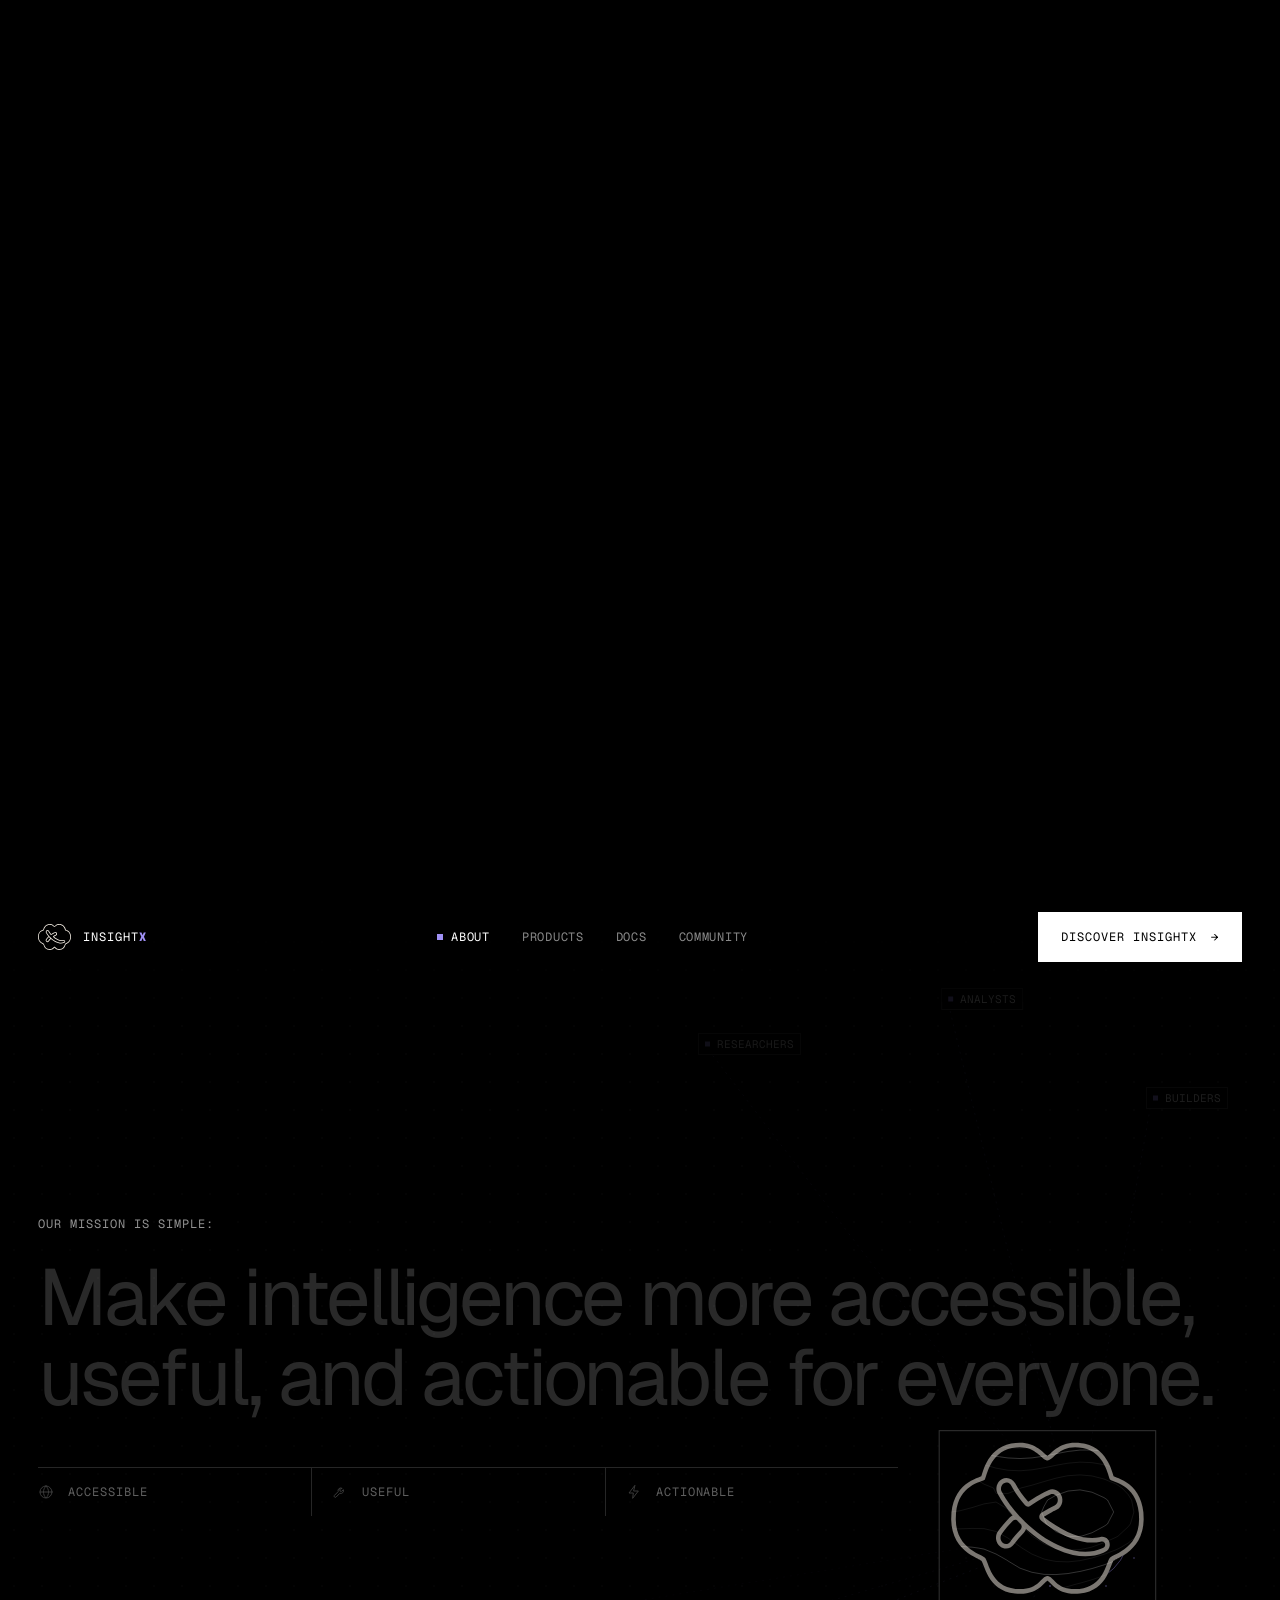
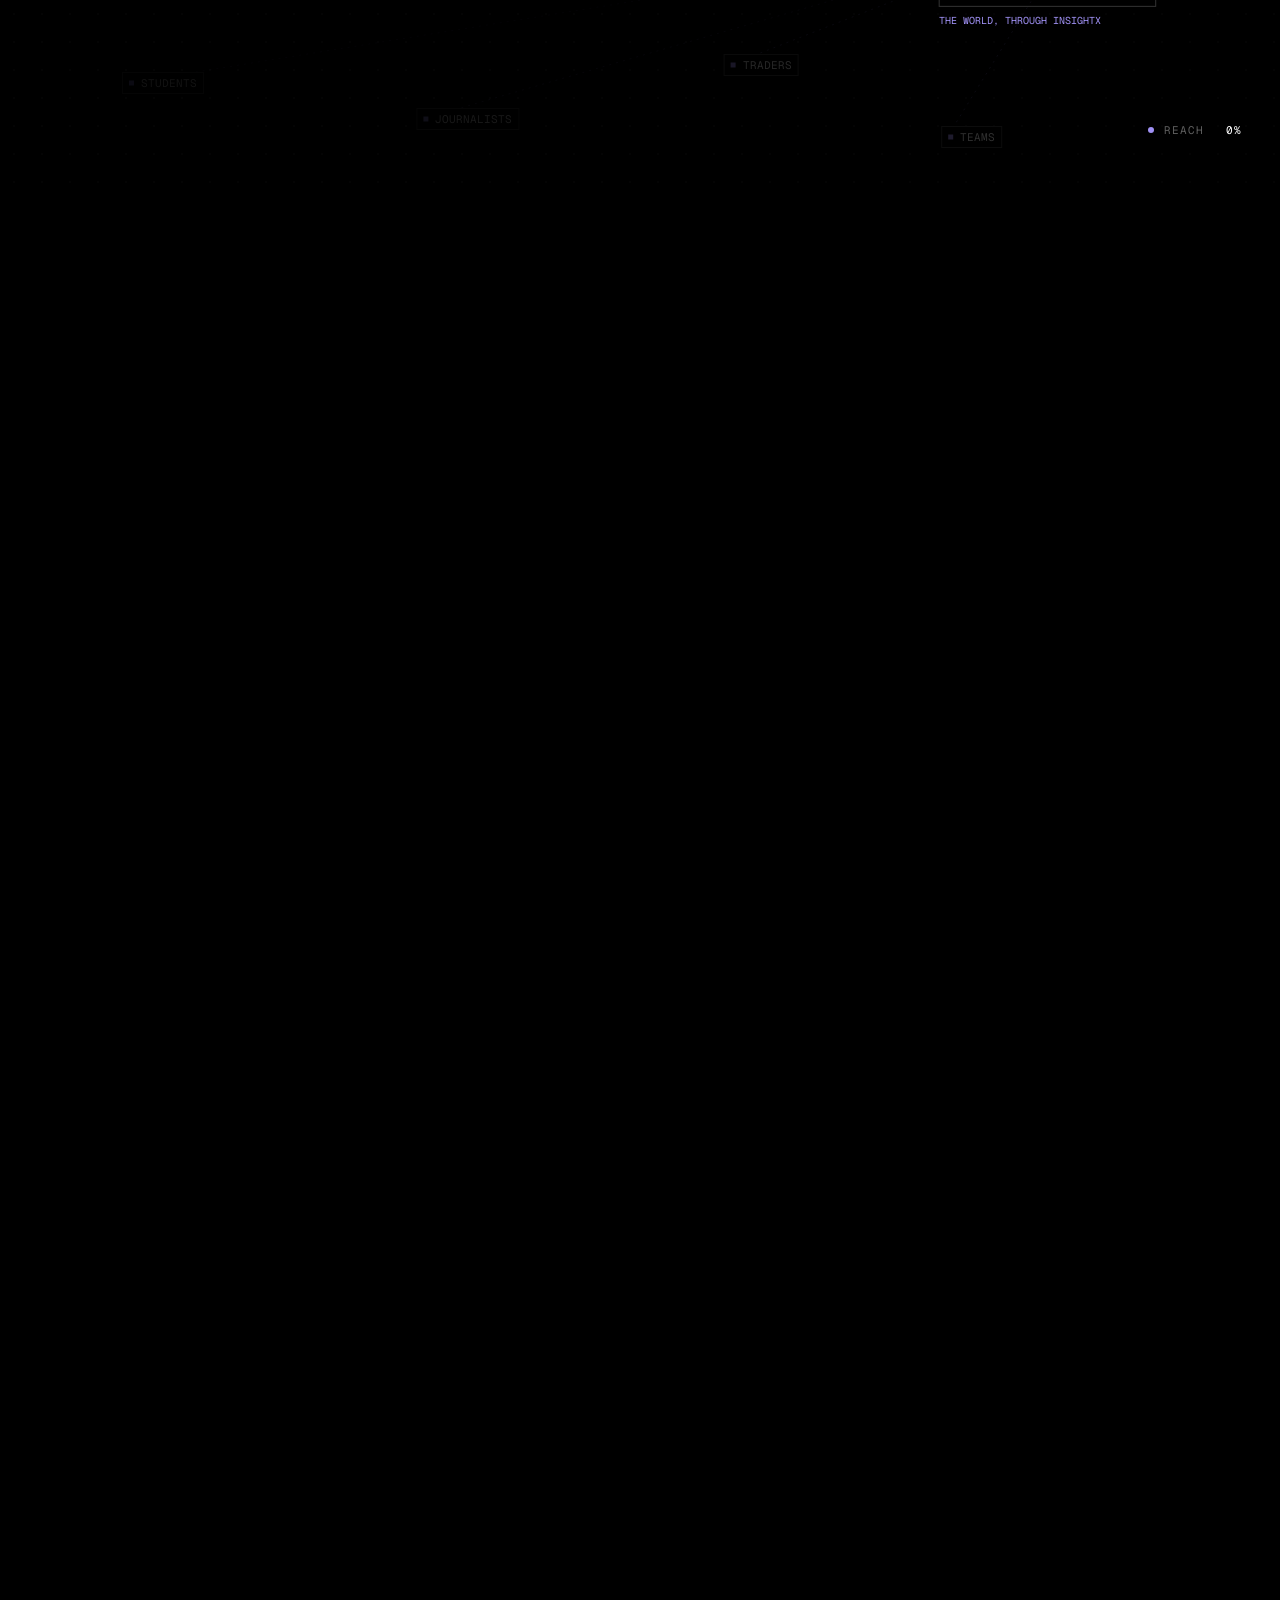
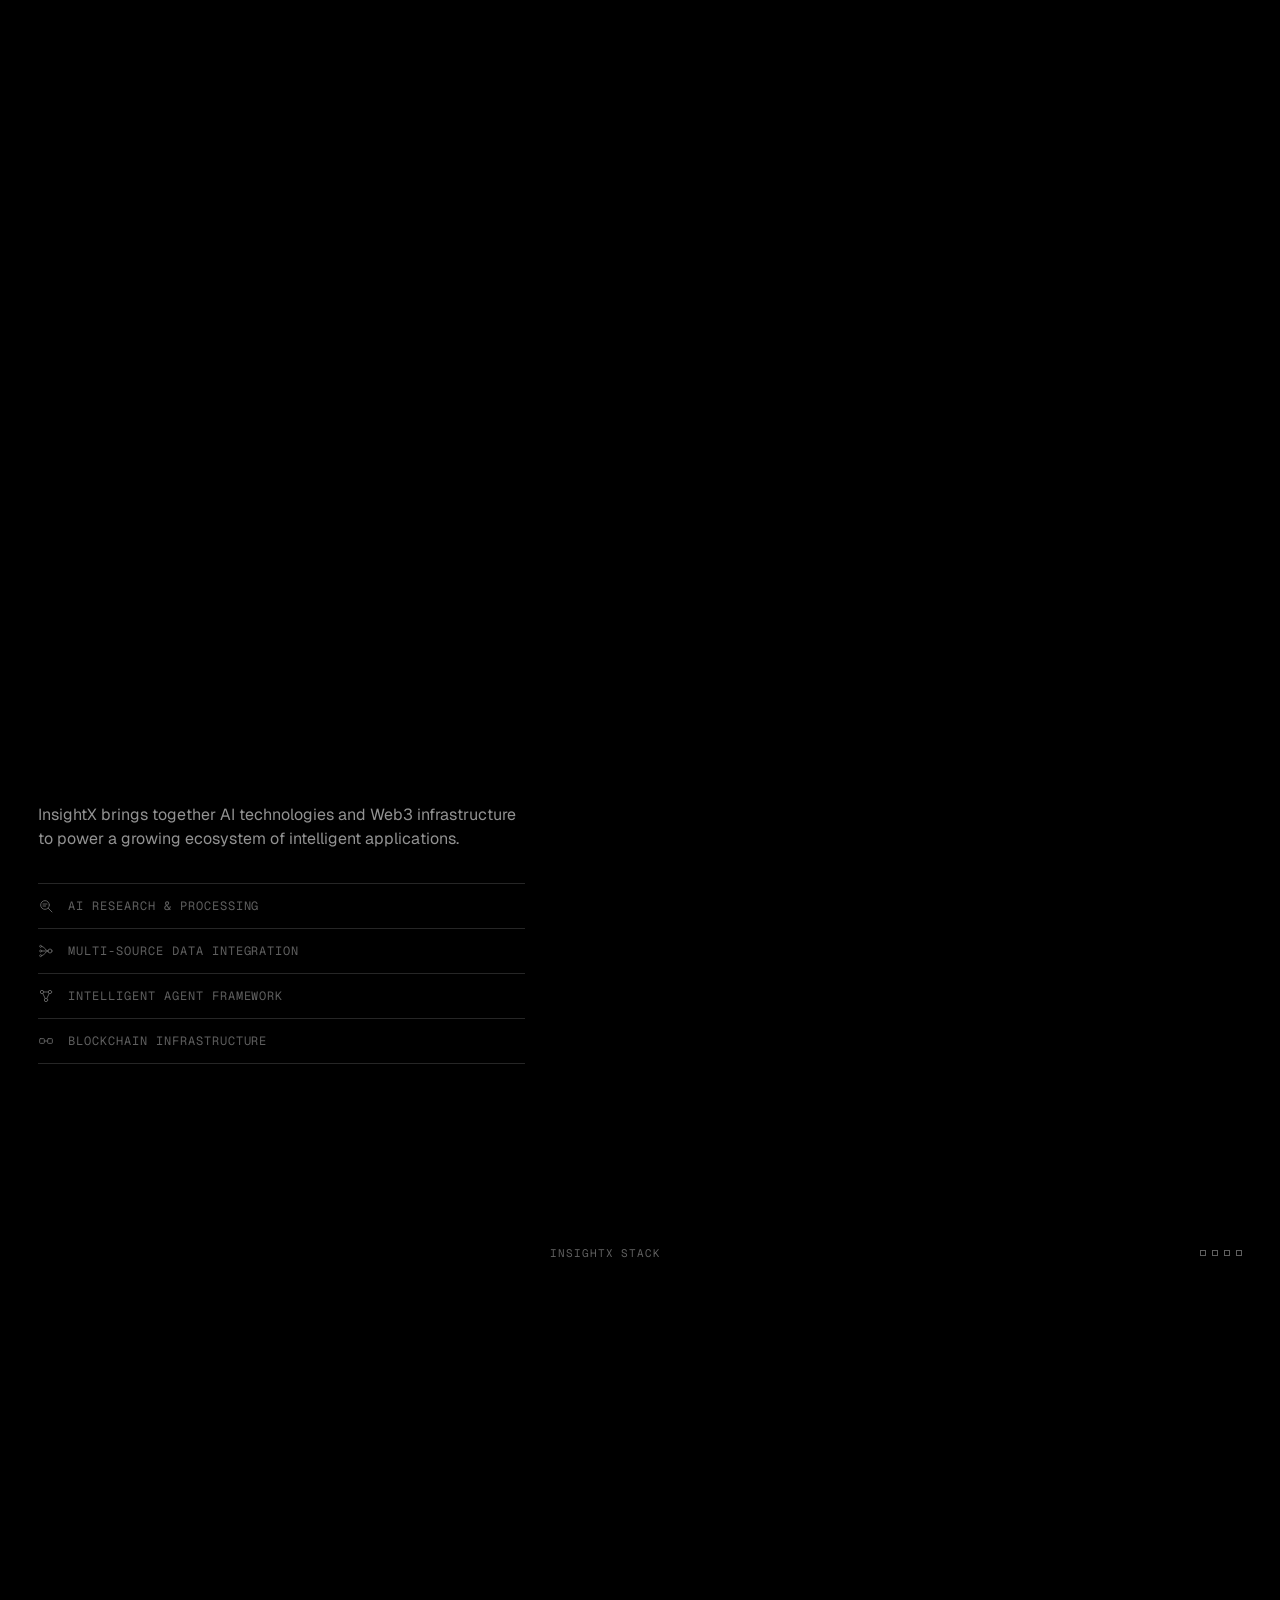
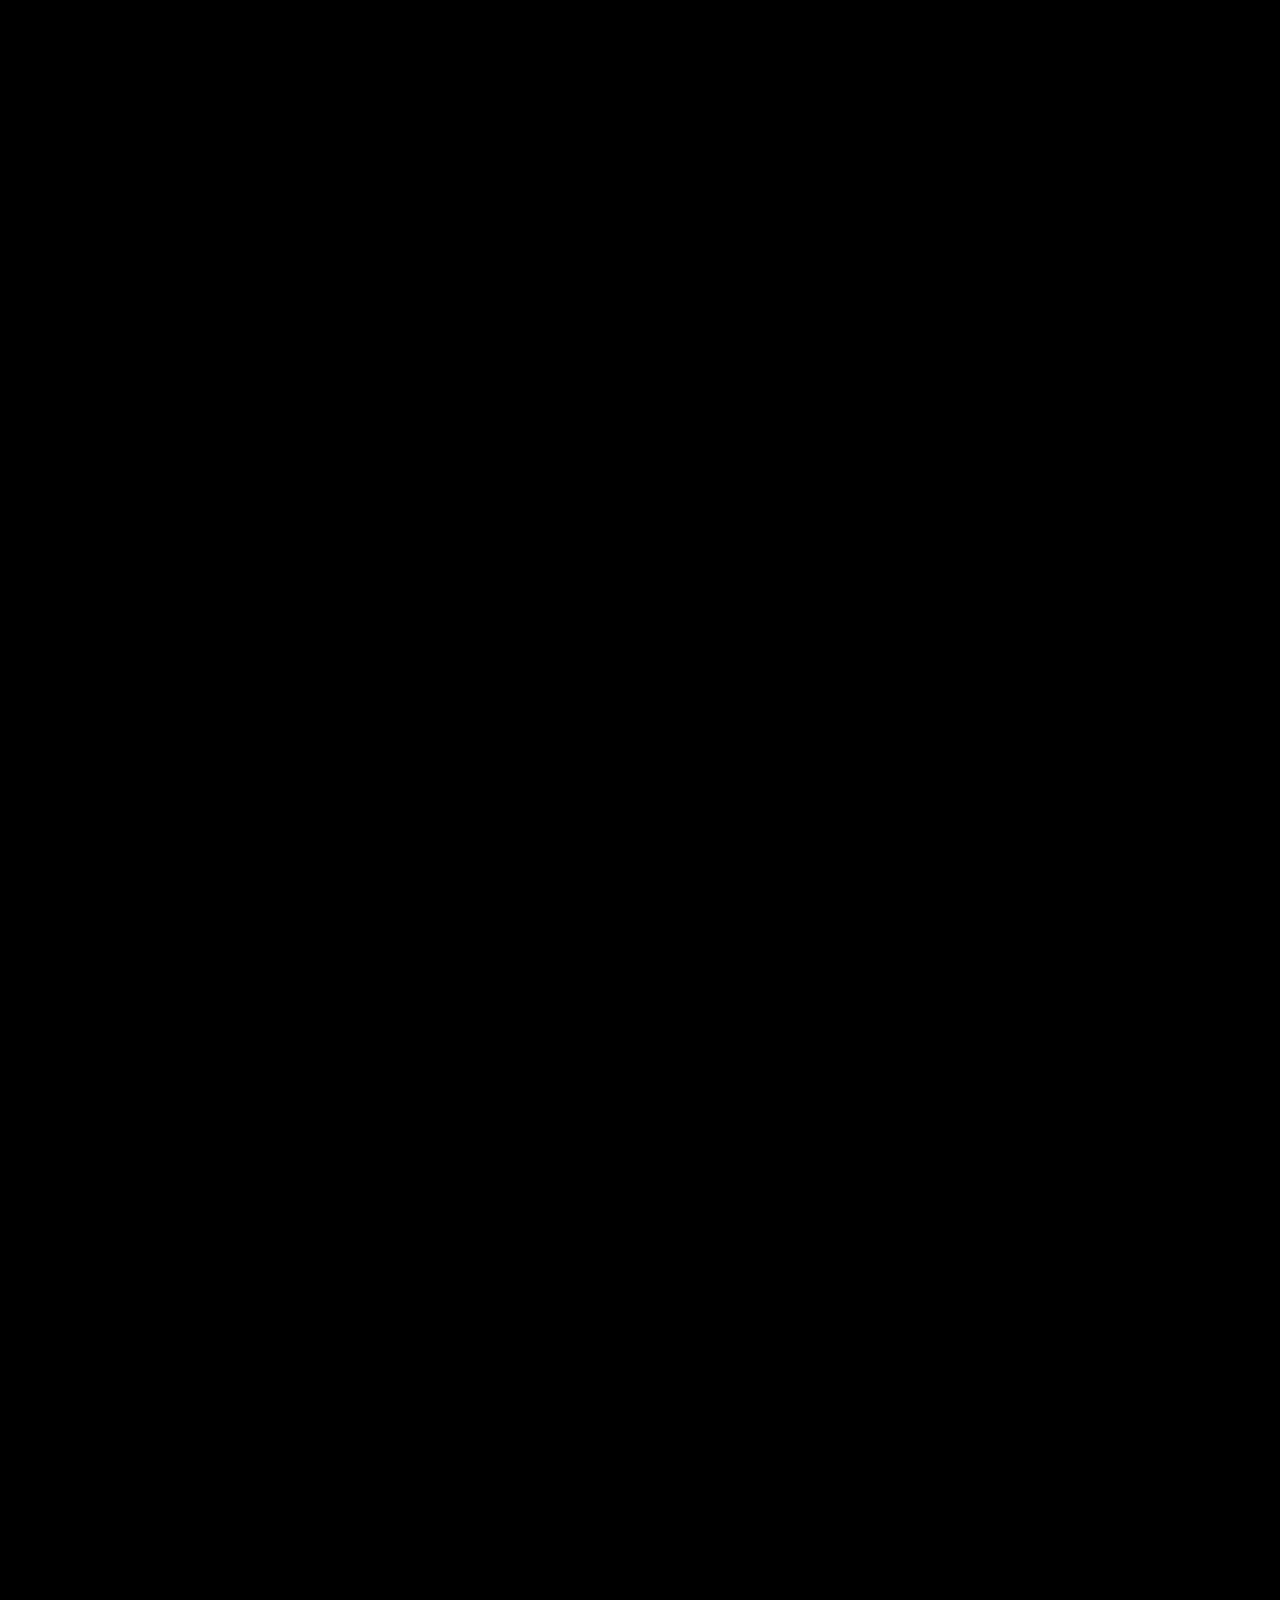
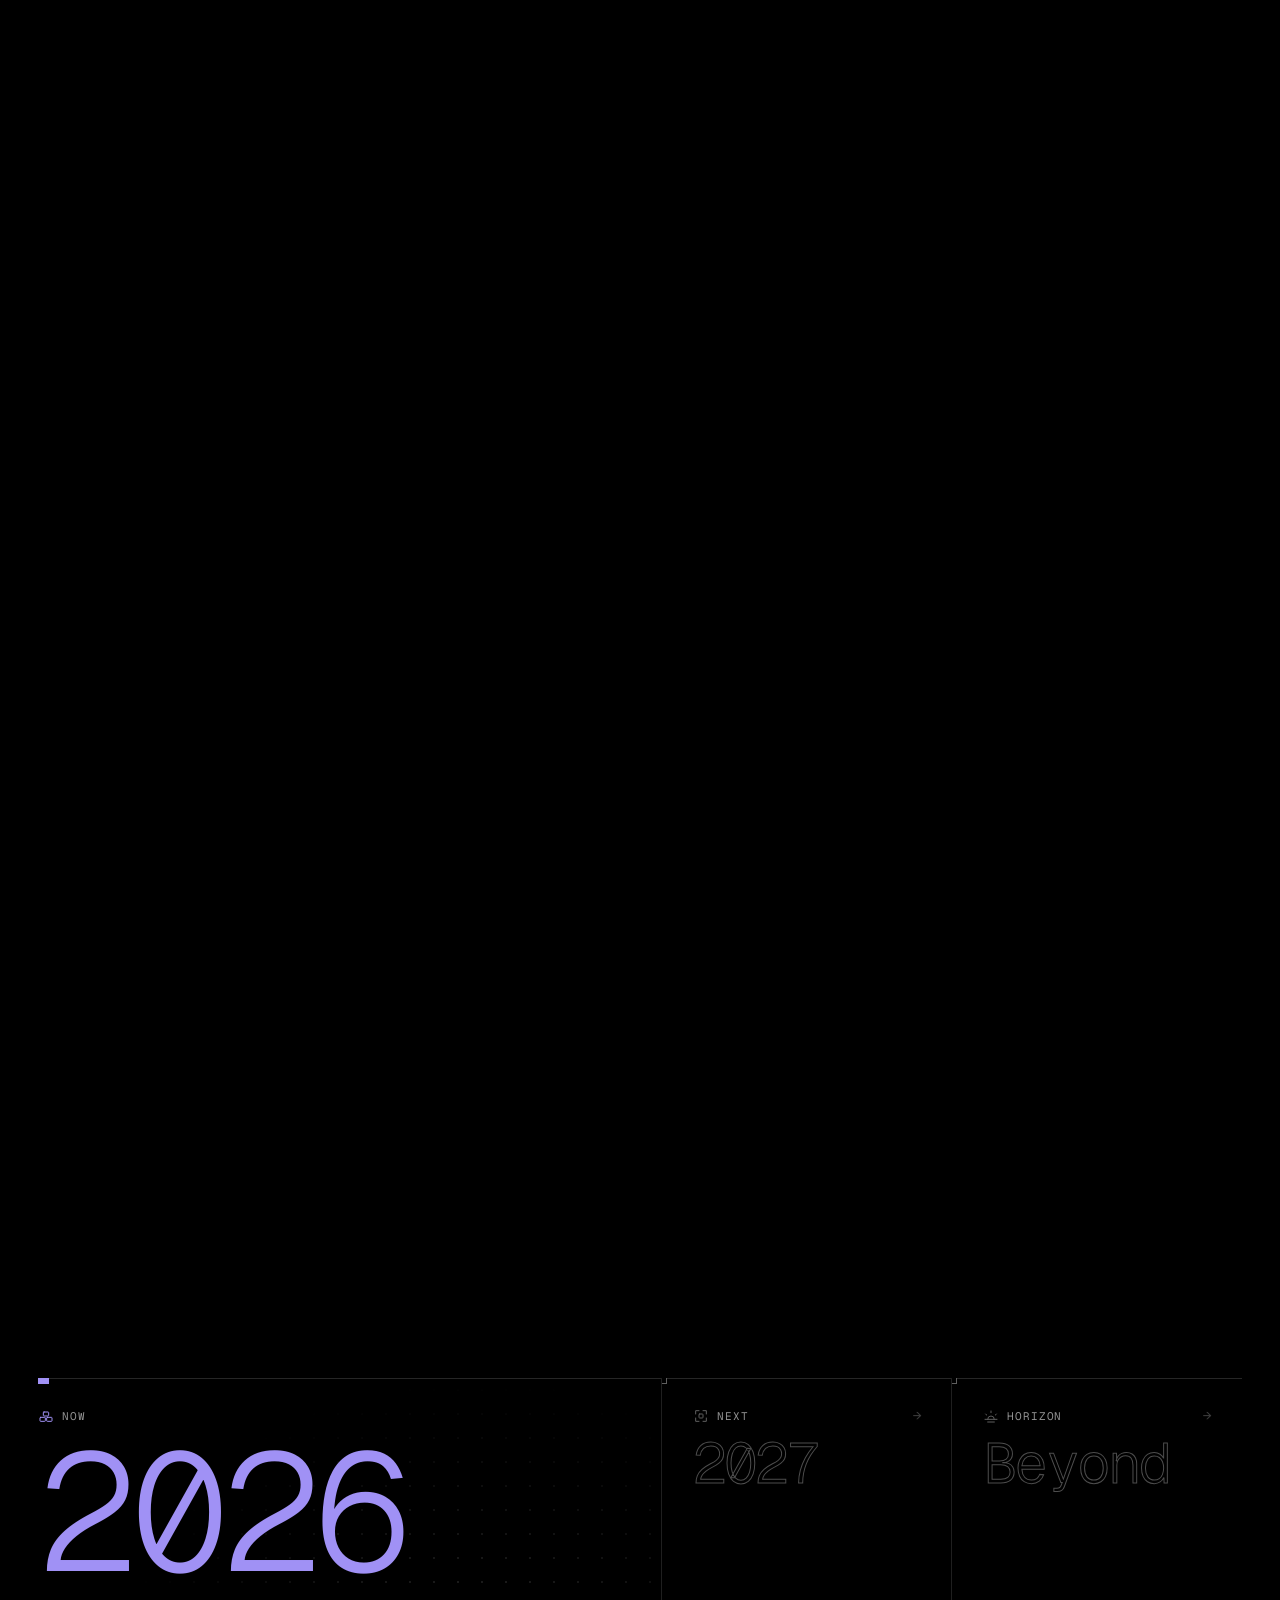
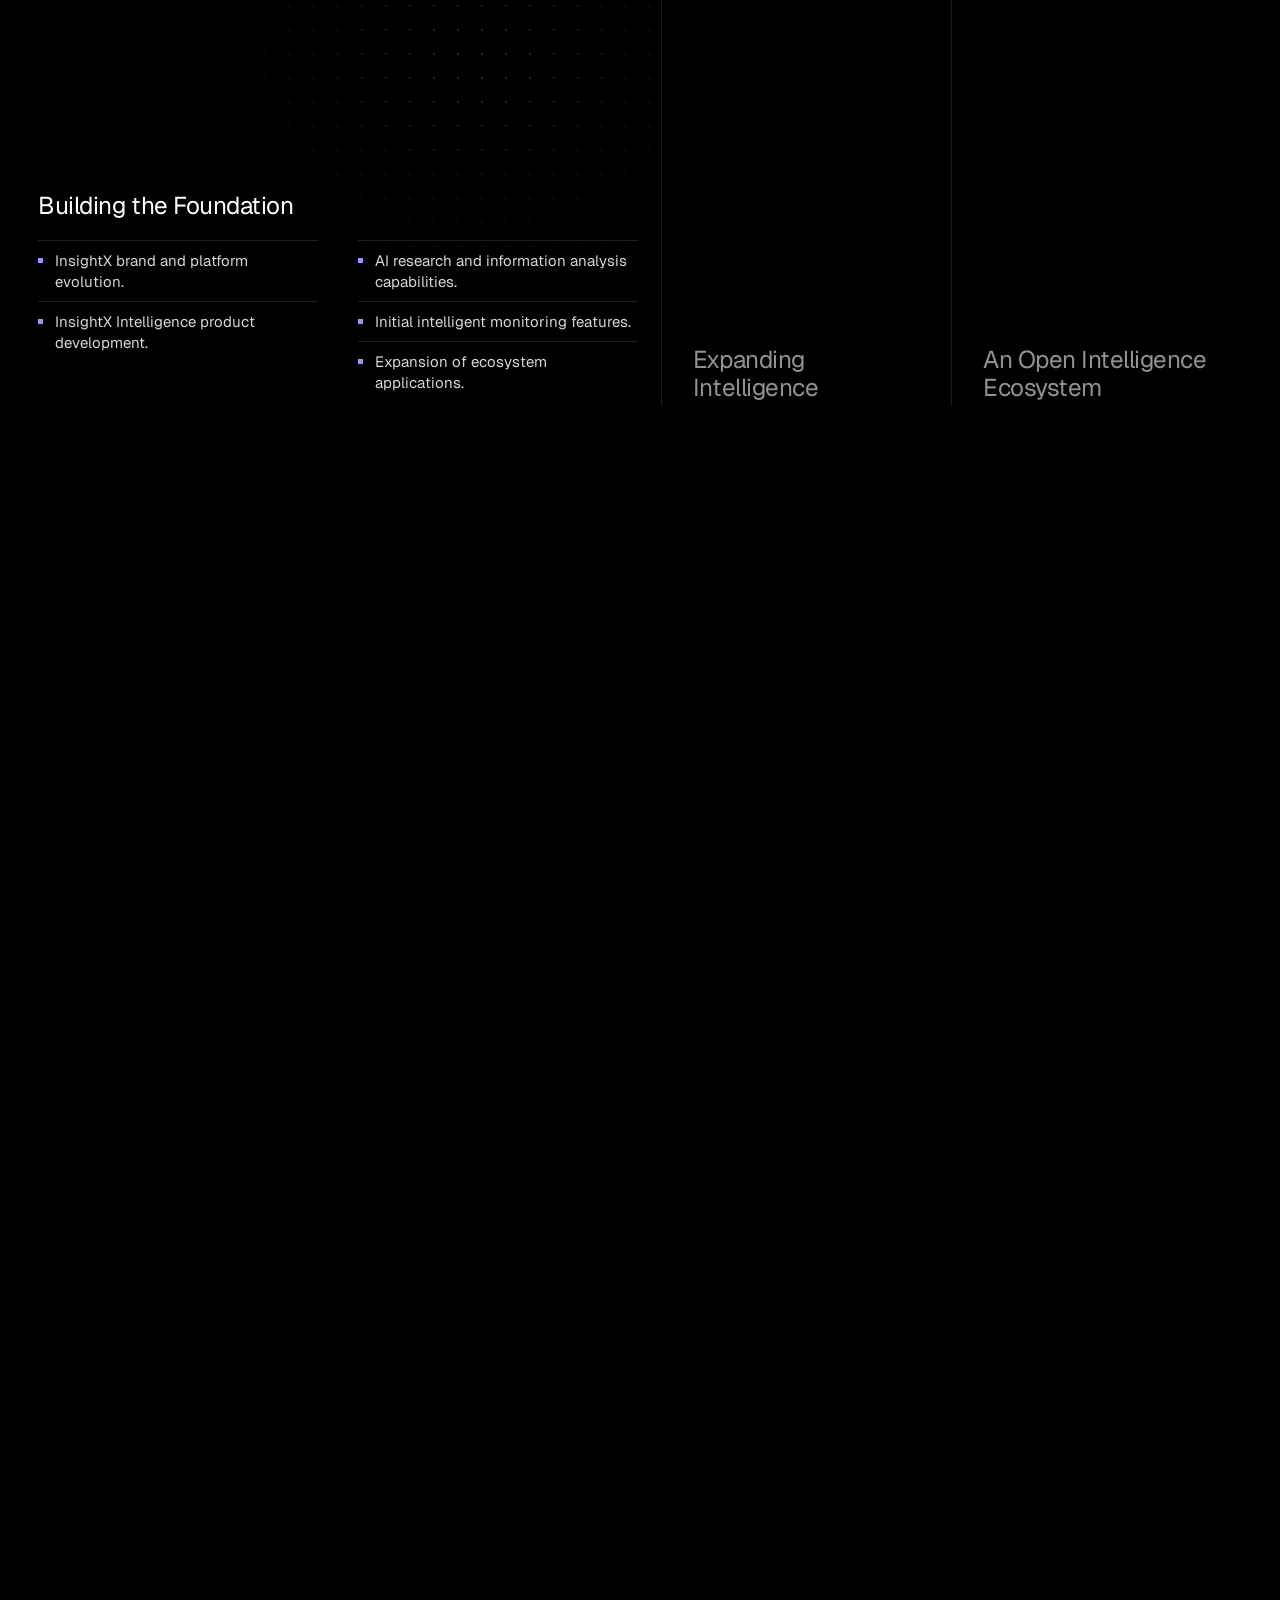
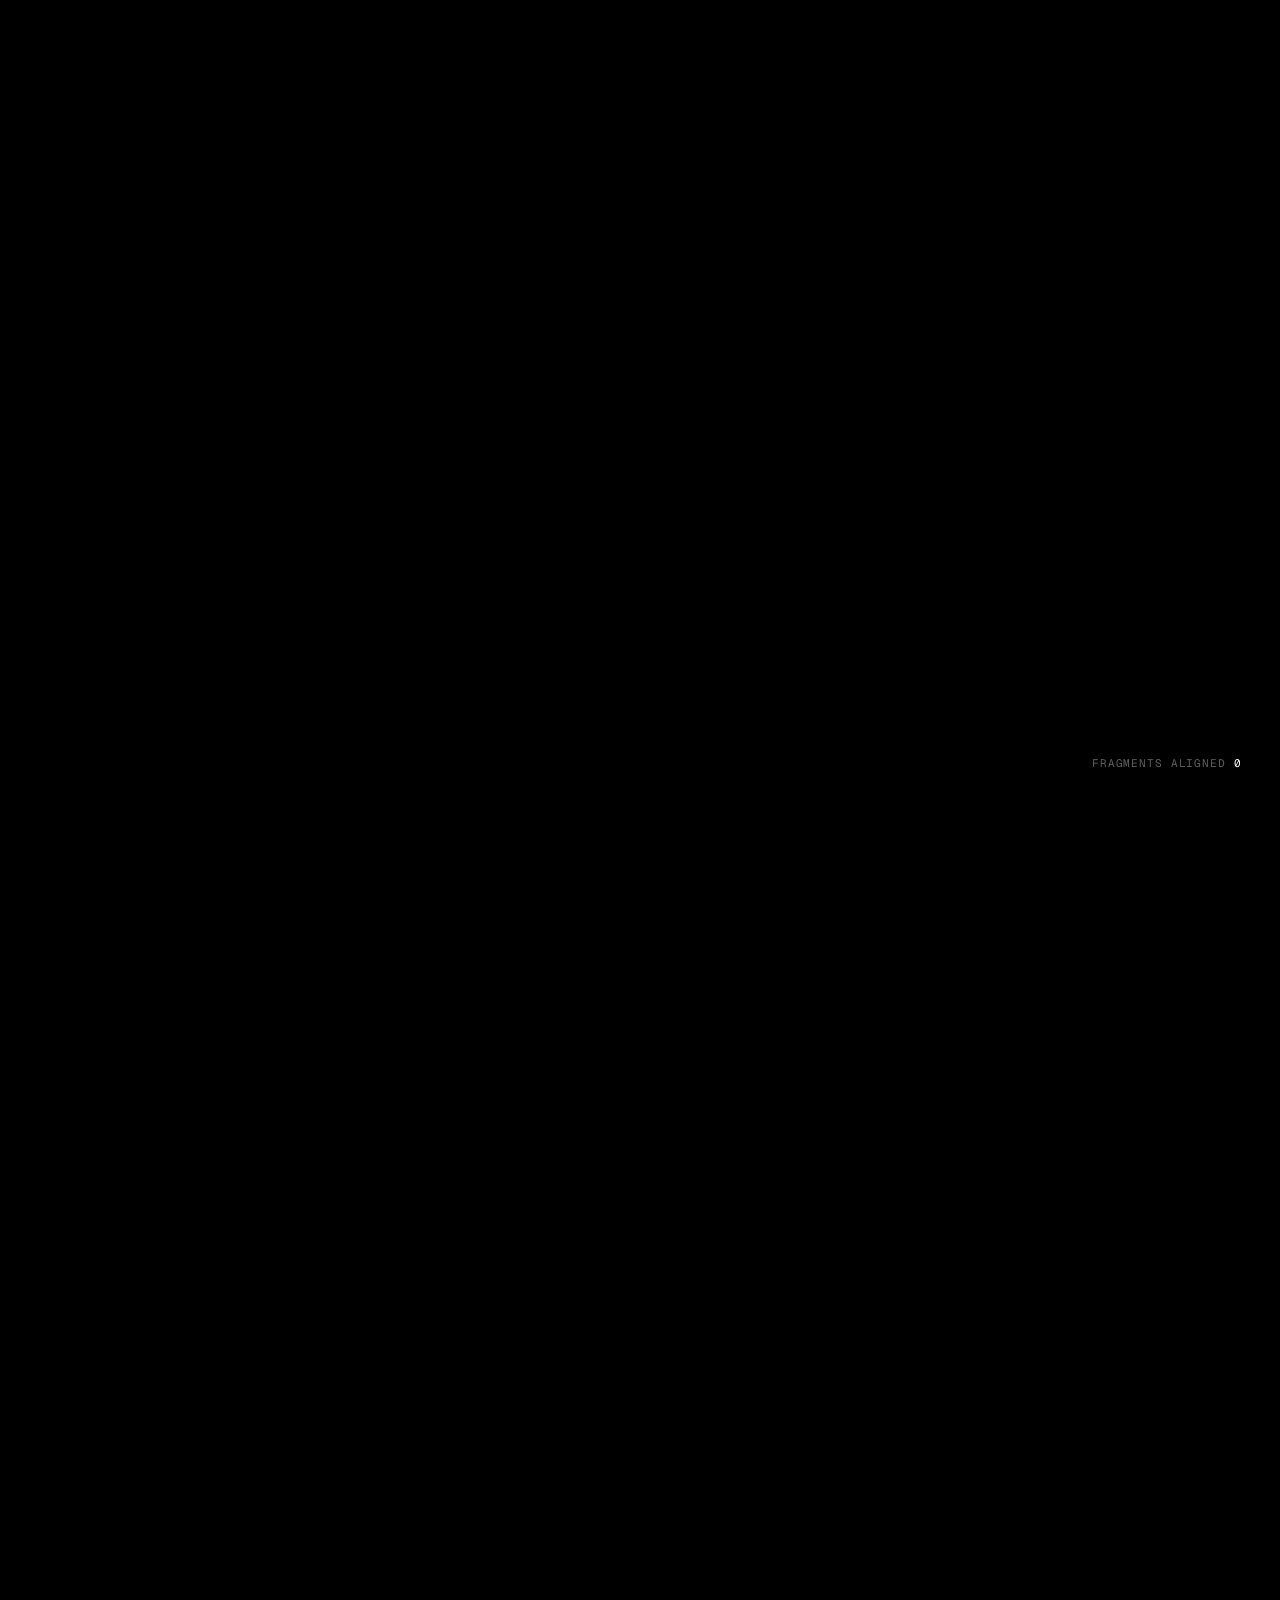
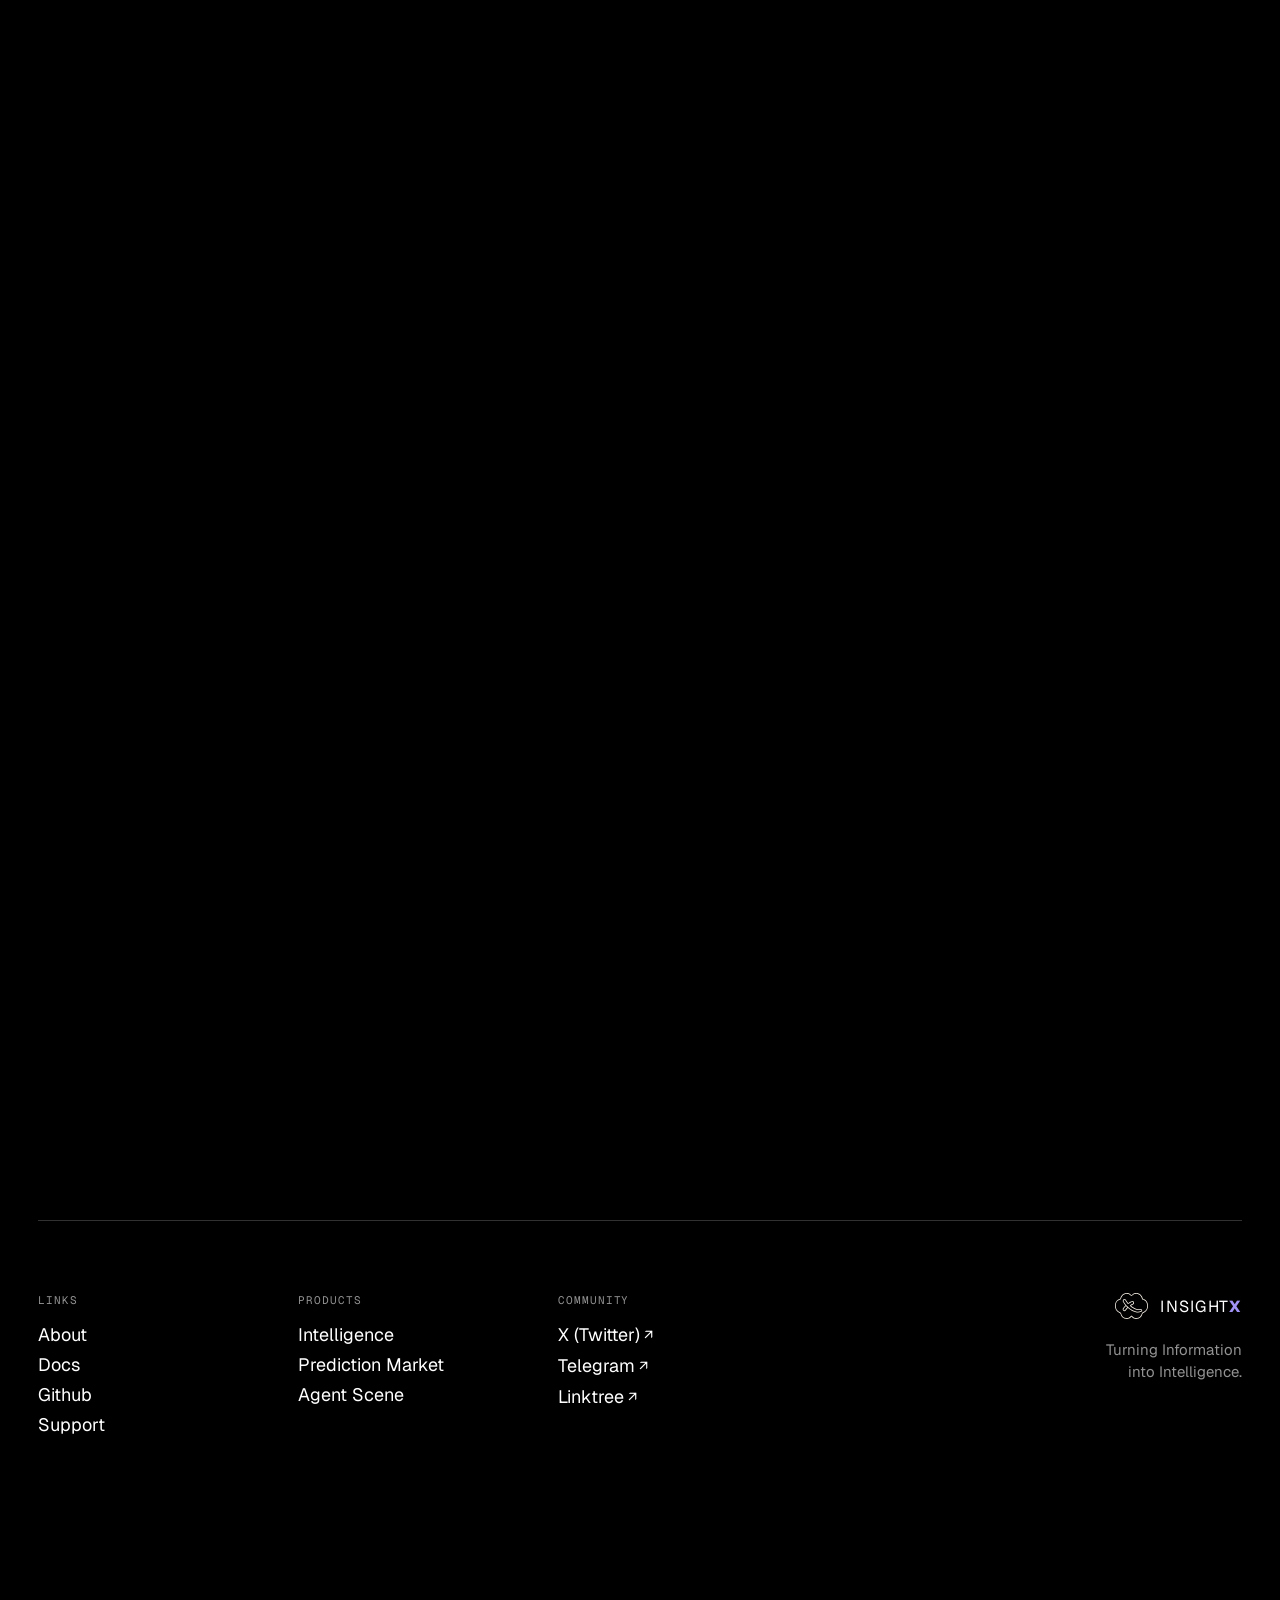
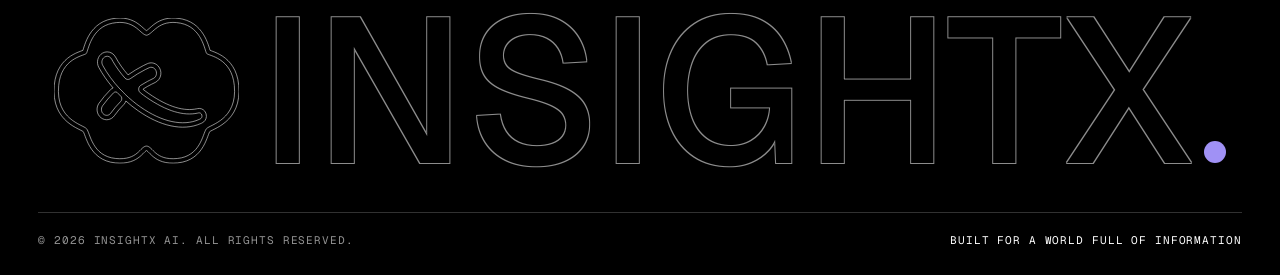
<file: about.html>
<!doctype html>
<html lang="en">
<head>
<meta charset="utf-8" />
<meta name="viewport" content="width=device-width, initial-scale=1" />
<title>About — InsightX AI</title>
<meta name="description" content="InsightX AI is an AI-powered intelligence platform focused on transforming fragmented information into actionable insights." />
<meta name="theme-color" content="#000000" />
<link rel="icon" href="assets/favicon.svg" type="image/svg+xml" />
<!-- Social sharing. TODO before launch: set og:url to the live domain and add og:image (1200×630, absolute URL) -->
<meta property="og:type" content="website" />
<meta property="og:site_name" content="InsightX AI" />
<meta property="og:title" content="About — InsightX AI" />
<meta property="og:description" content="Building a more intelligent way to understand the world. Make intelligence more accessible, useful, and actionable for everyone." />
<meta name="twitter:card" content="summary_large_image" />
<link rel="preconnect" href="https://fonts.googleapis.com" />
<link rel="preconnect" href="https://fonts.gstatic.com" crossorigin />
<link href="https://fonts.googleapis.com/css2?family=Geist:wght@300;400;500;600&family=Geist+Mono:wght@300;400;500;800&display=swap" rel="stylesheet" />
<script>
/* --app-h = the visible height (see index.html) */
(function(){
  var d = document.documentElement, vv = window.visualViewport, last = 0;
  function set(){
    if (vv && vv.scale > 1.01) return;
    var h = Math.round(vv ? vv.height : window.innerHeight);
    if (h && Math.abs(h - last) > 1){ last = h; d.style.setProperty('--app-h', h + 'px'); }
  }
  set();
  (vv || window).addEventListener('resize', set); addEventListener('orientationchange', function(){ setTimeout(set, 300); });
})();
</script>
<link rel="stylesheet" href="css/main.css?v=8" />
<link rel="stylesheet" href="css/products.css?v=3" />
<link rel="stylesheet" href="css/about.css?v=15" />
<link rel="stylesheet" href="css/netlify-badge.css?v=1" />
</head>
<body class="pp ab">
<svg width="0" height="0" style="position:absolute" aria-hidden="true"><symbol id="ix-mark" viewBox="0 0 33 26"><path d="M18.0239 1.00743C18.9932 0.323435 20.3223 -0.211155 22.3199 0.0829202L22.7289 0.152796L22.9338 0.196564C25.0255 0.677329 26.2187 2.07989 26.9084 3.36553C27.2624 4.02544 27.4915 4.66655 27.6489 5.15311C27.6882 5.27473 27.7238 5.3879 27.7547 5.4879C27.7864 5.58989 27.8124 5.67488 27.836 5.74821C27.8385 5.75554 27.8408 5.76286 27.843 5.7697C27.966 5.81821 28.1119 5.87017 28.3348 5.95399C28.7964 6.12757 29.4261 6.3853 30.0689 6.81015C31.3899 7.68332 32.694 9.21689 32.9509 11.9879C33.2576 15.2963 32.0781 17.2759 30.6628 18.5016C29.9773 19.0953 29.2584 19.4943 28.7 19.7816C28.4033 19.9343 28.1946 20.0344 28.0064 20.1364C27.8044 20.2459 27.7709 20.2844 27.7893 20.2639C27.7842 20.2721 27.7483 20.3275 27.6826 20.4788C27.6114 20.643 27.5359 20.8459 27.4371 21.1077C27.2468 21.6119 26.9932 22.2709 26.6114 22.926C25.8282 24.2703 24.4931 25.6123 22.0629 25.8424C19.8383 26.0532 18.5563 25.4508 17.6747 24.719C17.3051 24.412 16.9218 23.9949 16.7547 23.8375C16.6453 23.7344 16.5738 23.681 16.5238 23.6525C16.515 23.6474 16.5064 23.6454 16.5 23.6425C16.4936 23.6455 16.4851 23.6474 16.4762 23.6525C16.4261 23.681 16.3549 23.7343 16.2453 23.8375C16.0782 23.9947 15.6943 24.4119 15.3245 24.719C14.4428 25.4508 13.1606 26.0541 10.9363 25.8432C8.50693 25.613 7.17259 24.2699 6.3893 22.926C6.0075 22.2709 5.7533 21.6119 5.56292 21.1077C5.46405 20.846 5.38859 20.643 5.31738 20.4788C5.24002 20.3006 5.2036 20.2559 5.21073 20.2639C5.22879 20.2841 5.19493 20.2456 4.99358 20.1364C4.80544 20.0344 4.59668 19.9336 4.29994 19.7809C3.74166 19.4935 3.02257 19.0952 2.33719 18.5016C0.921962 17.2758 -0.25766 15.2958 0.0491044 11.9879C0.306005 9.21697 1.60938 7.68335 2.93031 6.81015C3.57319 6.3852 4.2027 6.1276 4.66441 5.95399C4.88731 5.87017 5.03313 5.81822 5.15625 5.7697C5.15852 5.76277 5.1615 5.75565 5.16392 5.74821C5.18765 5.67485 5.21437 5.58993 5.24602 5.4879C5.27704 5.38791 5.3118 5.2747 5.35114 5.15311C5.50861 4.66651 5.73823 4.0255 6.09236 3.36553C6.80442 2.03855 8.05231 0.586594 10.2711 0.152796C12.4991 -0.281981 13.9428 0.277785 14.9769 1.00743C15.4554 1.34511 15.8634 1.7357 16.134 1.96955C16.3135 2.12471 16.4288 2.20514 16.5 2.24752C16.5713 2.20517 16.6868 2.12504 16.8668 1.96955C17.1374 1.73578 17.5454 1.34507 18.0239 1.00743ZM22.5785 0.924496C18.5773 0.143406 17.6687 2.92392 16.5 3.07374L16.391 3.05224C15.2726 2.75374 14.2987 0.167868 10.4215 0.924496C6.60107 1.6716 6.09026 5.88189 5.7793 6.31642L5.7394 6.35635C5.2117 6.7728 1.28308 7.19113 0.831747 12.0608C0.26627 18.1586 5.1285 18.9924 5.79617 19.7394C6.46369 20.487 6.7822 24.6595 11.0108 25.0599C15.0518 25.4432 15.3055 22.8924 16.5 22.8438C17.6944 22.8927 17.947 25.4432 21.9892 25.0599C26.0871 24.672 26.5129 20.7435 27.1424 19.8193L27.2038 19.7394C27.8715 18.9924 32.7337 18.1598 32.1682 12.0608C31.7025 7.03647 27.5339 6.75061 27.2207 6.31642C26.9098 5.8819 26.4 1.67171 22.5785 0.924496ZM9.48074 6.04152C10.1078 6.0417 10.6703 6.40135 10.9716 6.96143C11.5542 8.04398 12.3166 9.12591 13.2037 10.1457C14.075 9.53211 14.9891 8.97746 15.9184 8.50254L15.9276 8.49712C16.1692 8.37768 16.4147 8.26076 16.6573 8.14855L16.6611 8.14698C17.2738 7.86808 17.9527 7.99814 18.4329 8.42187L18.5264 8.51017L18.5272 8.51095L18.528 8.51253L18.5372 8.52094C18.5396 8.52338 18.5421 8.52645 18.5448 8.52943L18.5464 8.53093C18.551 8.53557 18.5586 8.54335 18.5671 8.55247C18.9958 9.00734 19.1284 9.61491 19.0421 10.1473C18.9558 10.6781 18.6355 11.22 18.0584 11.4941L18.0592 11.4948C17.8419 11.599 17.6232 11.7049 17.4047 11.8166L17.4016 11.8189C16.8919 12.0761 16.3867 12.3628 15.893 12.6759C15.8917 12.6799 15.8904 12.6868 15.89 12.6958C15.8893 12.71 15.8918 12.7209 15.8938 12.7258L15.8946 12.7265L16.401 13.1166L16.9205 13.4897L16.9212 13.4905C20.5099 15.9843 23.3061 16.6508 25.4398 16.1995L25.4428 16.1988C25.5051 16.1859 25.54 16.1789 25.5741 16.1704L25.5832 16.1681C26.0171 16.066 26.5585 16.1782 26.8992 16.6303L26.9698 16.7325C27.1154 16.9659 27.1912 17.2443 27.1831 17.5326L27.1839 17.5594L27.1823 17.5818C27.1535 18.0864 26.843 18.5127 26.4243 18.712L26.4158 18.7158C26.3916 18.727 26.262 18.7895 26.2048 18.8141L26.204 18.8134C24.5394 19.5616 22.6967 19.6289 20.8721 19.2403C18.8993 18.8225 16.8944 17.8537 15.0368 16.5597C14.2738 16.0305 13.5309 15.4394 12.82 14.8043C12.7547 15.0343 12.6338 15.2502 12.4579 15.4279C11.8223 16.0696 11.2521 16.741 10.7683 17.4236C10.219 18.2014 9.16677 18.3909 8.39811 17.8036L8.39889 17.8029C7.58886 17.1879 7.4583 16.0038 8.0267 15.2021L8.02748 15.2006C8.62164 14.3659 9.30898 13.5542 10.067 12.7903L10.1729 12.6935C10.2881 12.5992 10.4136 12.5293 10.5434 12.4816C9.54258 11.3126 8.66918 10.0647 7.98372 8.79583L7.98301 8.79504C7.51737 7.93044 7.77545 6.76391 8.67051 6.2573C8.92178 6.1148 9.19993 6.04152 9.48074 6.04152ZM9.48074 6.82781C9.33766 6.82781 9.19238 6.86548 9.05716 6.94223L8.96893 6.99828C8.54865 7.30257 8.4106 7.93067 8.67507 8.42187C9.46903 9.89168 10.5304 11.3377 11.755 12.659C11.8236 12.7087 11.8882 12.7653 11.9476 12.8286L11.9484 12.8279C12.113 13.0033 12.2804 13.1759 12.451 13.3455C12.5087 13.4029 12.5592 13.4659 12.6052 13.5305C13.5081 14.4094 14.4791 15.2168 15.4856 15.9147C17.2827 17.1665 19.1922 18.0807 21.0362 18.4709C22.7451 18.8348 24.4152 18.7603 25.8948 18.0916L26.0867 18.0017C26.2569 17.9207 26.3862 17.7431 26.3982 17.5372V17.5326C26.408 17.3704 26.3585 17.2189 26.2723 17.1049C26.1508 16.9428 25.9489 16.8899 25.7629 16.9336C25.7101 16.9468 25.6553 16.958 25.6025 16.969C23.1664 17.4843 20.1459 16.6885 16.4731 14.1363C16.2914 14.0104 16.1111 13.8802 15.9322 13.747L15.4005 13.3378C14.98 13.0025 15.0121 12.3053 15.461 12.0201C15.8497 11.7733 16.2453 11.541 16.6457 11.326L17.0479 11.1163C17.275 11.0002 17.5006 10.8905 17.72 10.7854C18.2917 10.5154 18.4543 9.71021 18.0783 9.19204L17.9962 9.09226C17.9913 9.08699 17.9857 9.08149 17.9809 9.07614C17.976 9.07064 17.9699 9.066 17.9648 9.06073C17.6986 8.78883 17.3203 8.71075 16.9864 8.86266C16.7495 8.97227 16.5102 9.0866 16.2752 9.20281C15.3606 9.67026 14.4589 10.2193 13.5996 10.8284L13.5428 10.8645C13.2529 11.0339 12.894 10.9863 12.6619 10.7216C11.8374 9.78081 11.1109 8.78199 10.5235 7.76922L10.2803 7.3346C10.1277 7.05074 9.87281 6.87561 9.59891 6.83627L9.48074 6.82781ZM11.2494 13.2679C11.0493 13.1478 10.7996 13.1669 10.624 13.3439C9.89442 14.0792 9.23544 14.8588 8.66737 15.6567C8.32857 16.1347 8.42215 16.8365 8.87456 17.1786C9.27622 17.4854 9.82496 17.3976 10.1268 16.9705C10.6381 16.2489 11.2369 15.5438 11.9 14.8742C12.1158 14.6564 12.1491 14.3001 12.0005 14.0396C11.744 13.7883 11.4944 13.5298 11.2494 13.2679Z" vector-effect="non-scaling-stroke"/></symbol></svg>

<!-- ============ 1 · Hero — information landscape: an animated contour map; the pointer raises a peak ============ -->
<section class="pp-hero ab-hero" id="top" aria-labelledby="ab-title">
  <canvas class="ab-terrain" aria-hidden="true"></canvas>
  <div class="ab-shade" aria-hidden="true"></div>

  <nav class="nav">
    <a href="index.html" class="logo" aria-label="InsightX home"><svg class="logo-mark" width="33" height="26" viewBox="0 0 33 26" aria-hidden="true"><use href="#ix-mark"/></svg><span>INSIGHT<b>X</b></span></a>
    <ul>
      <li><a href="about.html" class="cur" aria-current="page">About</a></li>
      <li><a href="products.html">Products</a></li>
      <li><a href="#">Docs</a></li>
      <li><a href="#">Community</a></li>
    </ul>
    <a href="products.html" class="btn btn-primary">Discover InsightX <span class="arr">→</span></a>
  </nav>

  <div class="ab-par">
  <div class="ab-copy">
    <h1 id="ab-title"><span class="l1" data-pscramble data-set="01">Building a More Intelligent</span> <span class="l2" data-pscramble data-caret>Way to Understand the World.</span></h1>
  </div>

  <div class="ab-foot reveal">
    <p class="lead">InsightX AI is an AI-powered intelligence platform focused on transforming <b>fragmented information into actionable insights.</b></p>
    <p class="body">We combine AI research, intelligent agents, and multi-source data processing to make complex information easier to explore, understand, and use.</p>
  </div>
  </div>
</section>

<!-- ============ 2 · Mission — the statement lights up as you scroll; a reach field spreads behind it ============ -->
<section class="am" id="mission" aria-labelledby="am-title">
  <div class="am-sticky">
    <canvas class="am-field" aria-hidden="true"></canvas>
    <p class="am-reach" aria-hidden="true"><span class="dot"></span>Reach <b class="am-pct">0%</b></p>
    <p class="am-pre">Our mission is simple:</p>
    <h2 class="am-statement" id="am-title">Make intelligence more <em>accessible,</em> <em>useful,</em> and <em>actionable</em> for everyone.</h2>
    <ol class="am-keys" aria-hidden="true">
      <li><span class="n"><svg class="ic" width="24" height="24" viewBox="0 0 24 24" fill="none" stroke="currentColor" stroke-width="1.5" stroke-linecap="round" stroke-linejoin="round" aria-hidden="true"><circle cx="12" cy="12" r="9"/><path d="M3 12h18M12 3c2.5 2.6 3.8 5.6 3.8 9s-1.3 6.4-3.8 9c-2.5-2.6-3.8-5.6-3.8-9S9.5 5.6 12 3z"/></svg></span>Accessible<i></i></li>
      <li><span class="n"><svg class="ic" width="24" height="24" viewBox="0 0 24 24" fill="none" stroke="currentColor" stroke-width="1.5" stroke-linecap="round" stroke-linejoin="round" aria-hidden="true"><path d="M14.7 6.3a4 4 0 0 0-5.4 5.1L3.5 17.2a1.8 1.8 0 0 0 2.5 2.5l5.8-5.8a4 4 0 0 0 5.1-5.4l-2.6 2.6-2.2-.4-.4-2.2z"/></svg></span>Useful<i></i></li>
      <li><span class="n"><svg class="ic" width="24" height="24" viewBox="0 0 24 24" fill="none" stroke="currentColor" stroke-width="1.5" stroke-linecap="round" stroke-linejoin="round" aria-hidden="true"><path d="M13 2.5 4.5 13.5H11l-1 8 8.5-11H12z"/></svg></span>Actionable<i></i></li>
    </ol>
  </div>
</section>

<!-- ============ 3 · Technology — pinned layer stack ============ -->
<section class="at" id="technology" aria-labelledby="at-title">
  <div class="at-sticky">
    <div class="at-left">
      <h2 class="at-title" id="at-title">
        <span class="l1" data-pscramble data-set="01">The Technology</span>
        <span class="l2" data-pscramble>Behind Intelligence.</span>
      </h2>
      <p class="at-intro">InsightX brings together AI technologies and Web3 infrastructure to power a growing ecosystem of intelligent applications.</p>
      <ol class="at-list">
        <li data-layer="2"><button type="button"><span class="n"><svg class="ic" width="24" height="24" viewBox="0 0 24 24" fill="none" stroke="currentColor" stroke-width="1.5" stroke-linecap="round" stroke-linejoin="round" aria-hidden="true"><circle cx="10.5" cy="10.5" r="6.5"/><path d="M15.5 15.5 21 21"/><path d="M7.5 9h6M7.5 12h4"/></svg></span><span class="t">AI Research &amp; Processing</span></button><div class="d"><p>AI-powered information retrieval, analysis, and knowledge extraction.</p></div><i class="bar"><i></i></i></li>
        <li data-layer="1"><button type="button"><span class="n"><svg class="ic" width="24" height="24" viewBox="0 0 24 24" fill="none" stroke="currentColor" stroke-width="1.5" stroke-linecap="round" stroke-linejoin="round" aria-hidden="true"><circle cx="4" cy="5" r="1.5"/><circle cx="4" cy="12" r="1.5"/><circle cx="4" cy="19" r="1.5"/><path d="M5.5 5c5 0 5 7 9.5 7M5.5 19c5 0 5-7 9.5-7M5.5 12H15"/><circle cx="18" cy="12" r="3"/></svg></span><span class="t">Multi-Source Data Integration</span></button><div class="d"><p>Connect and process information across different sources to build a broader understanding of complex topics.</p></div><i class="bar"><i></i></i></li>
        <li data-layer="3"><button type="button"><span class="n"><svg class="ic" width="24" height="24" viewBox="0 0 24 24" fill="none" stroke="currentColor" stroke-width="1.5" stroke-linecap="round" stroke-linejoin="round" aria-hidden="true"><circle cx="6" cy="6" r="2.5"/><circle cx="18" cy="6" r="2.5"/><circle cx="12" cy="18" r="2.5"/><path d="M8.5 6h7M7.2 8.2l3.6 7.6M16.8 8.2l-3.6 7.6"/></svg></span><span class="t">Intelligent Agent Framework</span></button><div class="d"><p>Enable automated research, continuous monitoring, and specialized AI workflows.</p></div><i class="bar"><i></i></i></li>
        <li data-layer="0"><button type="button"><span class="n"><svg class="ic" width="24" height="24" viewBox="0 0 24 24" fill="none" stroke="currentColor" stroke-width="1.5" stroke-linecap="round" stroke-linejoin="round" aria-hidden="true"><rect x="2.5" y="8.5" width="7" height="7" rx="1"/><rect x="14.5" y="8.5" width="7" height="7" rx="1"/><path d="M9.5 12h5"/></svg></span><span class="t">Blockchain Infrastructure</span></button><div class="d"><p>Leverage decentralized infrastructure for transparent, verifiable, and composable applications.</p></div><i class="bar"><i></i></i></li>
      </ol>
    </div>
    <div class="at-stack" aria-hidden="true">
      <canvas></canvas>
      <div class="at-cap"><span>InsightX stack</span><span class="at-steps"><i></i><i></i><i></i><i></i></span></div>
    </div>
  </div>
</section>

<!-- ============ 4 · Journey — pinned roadmap: three phase panels, the active one opens ============ -->
<section class="aj" id="journey" aria-labelledby="aj-title">
  <div class="aj-sticky">
    <div class="aj-head">
      <h2 id="aj-title"><span class="g" data-pscramble data-set="01">Our Journey</span> <span data-pscramble>Towards Intelligence.</span></h2>
    </div>
    <div class="aj-row">
      <div class="aj-rail" aria-hidden="true"><i class="aj-fill"></i></div>
      <article class="aj-phase now">
        <i class="aj-bar" aria-hidden="true"><i></i></i><span class="aj-node" aria-hidden="true"></span><span class="aj-more" aria-hidden="true">→</span>
        <p class="aj-st"><svg class="ic" width="24" height="24" viewBox="0 0 24 24" fill="none" stroke="currentColor" stroke-width="1.5" stroke-linecap="round" stroke-linejoin="round" aria-hidden="true"><rect x="3" y="14" width="8" height="6" rx="1"/><rect x="13" y="14" width="8" height="6" rx="1"/><rect x="8" y="6" width="8" height="6" rx="1"/></svg>Now</p>
        <p class="aj-year" aria-hidden="true">2026</p>
        <div class="aj-body">
          <h3><span class="sr">2026 — </span>Building the Foundation</h3>
          <ul>
            <li>InsightX brand and platform evolution.</li>
            <li>InsightX Intelligence product development.</li>
            <li>AI research and information analysis capabilities.</li>
            <li>Initial intelligent monitoring features.</li>
            <li>Expansion of ecosystem applications.</li>
          </ul>
        </div>
      </article>
      <article class="aj-phase">
        <i class="aj-bar" aria-hidden="true"><i></i></i><span class="aj-node" aria-hidden="true"></span><span class="aj-more" aria-hidden="true">→</span>
        <p class="aj-st"><svg class="ic" width="24" height="24" viewBox="0 0 24 24" fill="none" stroke="currentColor" stroke-width="1.5" stroke-linecap="round" stroke-linejoin="round" aria-hidden="true"><path d="M4 9V4h5M20 9V4h-5M4 15v5h5M20 15v5h-5"/><rect x="9" y="9" width="6" height="6" rx="1"/></svg>Next</p>
        <p class="aj-year" aria-hidden="true">2027</p>
        <div class="aj-body">
          <h3><span class="sr">2027 — </span>Expanding Intelligence</h3>
          <ul>
            <li>Advanced AI research and analytics.</li>
            <li>Intelligent agent development.</li>
            <li>Automated research workflows.</li>
            <li>Broader data integrations.</li>
            <li>Developer ecosystem expansion.</li>
          </ul>
        </div>
      </article>
      <article class="aj-phase">
        <i class="aj-bar" aria-hidden="true"><i></i></i><span class="aj-node" aria-hidden="true"></span><span class="aj-more" aria-hidden="true">→</span>
        <p class="aj-st"><svg class="ic" width="24" height="24" viewBox="0 0 24 24" fill="none" stroke="currentColor" stroke-width="1.5" stroke-linecap="round" stroke-linejoin="round" aria-hidden="true"><path d="M3 17h18M7 21h10"/><path d="M7 17a5 5 0 0 1 10 0"/><path d="M12 7V4.5M5.6 10.6 4 9M18.4 10.6 20 9"/></svg>Horizon</p>
        <p class="aj-year" aria-hidden="true">Beyond</p>
        <div class="aj-body">
          <h3><span class="sr">Beyond — </span>An Open Intelligence Ecosystem</h3>
          <ul>
            <li>More autonomous AI agents.</li>
            <li>Open developer tools and integrations.</li>
            <li>Scalable intelligence services.</li>
            <li>A growing ecosystem of AI-powered applications.</li>
          </ul>
        </div>
      </article>
    </div>
  </div>
</section>

<!-- ============ 5 · Vision (pinned) — a two-beat close, centred: "not more information" while the fragments are
     scattered; scrolling pulls them into the InsightX mark and "better intelligence" resolves under it ============ -->
<section class="av" id="vision" aria-labelledby="av-title">
  <div class="av-sticky">
    <canvas class="av-mark" aria-hidden="true"></canvas>
    <p class="av-cap" aria-hidden="true">Fragments aligned <b class="av-n">0</b></p>
    <div class="av-stage">
      <h2 id="av-title" data-manual>
        <span class="l1" data-pscramble data-set="01">The Future Is Not More Information.</span>
        <span class="l2" data-pscramble data-caret>It's Better Intelligence.</span>
      </h2>
      <!-- premise (why it matters) | promise (what we do) -->
      <div class="av-end">
        <p class="av-premise">As information continues to grow, the ability to understand it becomes increasingly valuable.</p>
        <div class="av-promise">
          <p>We are building the tools to make that possible.</p>
        </div>
      </div>
    </div>
  </div>
</section>

<canvas class="ab-fx" aria-hidden="true"></canvas>

<footer class="ft">
  <div class="ft-top">
    <nav class="ft-cols" aria-label="Footer">
      <div class="ft-col"><p class="ft-h">Links</p><a href="about.html">About</a><a href="#">Docs</a><a href="#" target="_blank" rel="noopener">Github</a><a href="#">Support</a></div>
      <div class="ft-col"><p class="ft-h">Products</p><a href="products.html#intelligence">Intelligence</a><a href="products.html#prediction-market">Prediction Market</a><a href="products.html#agent-scene">Agent Scene</a></div>
      <div class="ft-col"><p class="ft-h">Community</p><a href="#" target="_blank" rel="noopener">X (Twitter)<span class="ext">↗</span></a><a href="#" target="_blank" rel="noopener">Telegram<span class="ext">↗</span></a><a href="#" target="_blank" rel="noopener">Linktree<span class="ext">↗</span></a></div>
    </nav>
    <div class="ft-brand"><a href="index.html" class="logo" aria-label="InsightX"><svg class="logo-mark" width="33" height="26" viewBox="0 0 33 26" aria-hidden="true"><use href="#ix-mark"/></svg><span>INSIGHT<b>X</b></span></a><p>Turning Information<br>into Intelligence.</p></div>
  </div>
  <div class="ft-mark" aria-label="InsightX"><svg class="ft-icon" viewBox="0 0 33 26" aria-hidden="true"><use href="#ix-mark"/></svg><span class="ft-wrap" aria-hidden="true"><span class="ft-word">INSIGHTX</span><span class="ft-light">INSIGHTX</span></span><svg width="0" height="0" style="position:absolute" aria-hidden="true"><filter id="ft-outline" x="-2%" y="-5%" width="104%" height="110%"><feMorphology in="SourceAlpha" operator="dilate" radius="1" result="d"/><feComposite in="d" in2="SourceAlpha" operator="out" result="o"/><feFlood flood-color="#fff" flood-opacity=".55"/><feComposite in2="o" operator="in"/></filter></svg><i class="ft-dot" aria-hidden="true"></i></div>
  <div class="ft-legal"><span>© 2026 InsightX AI. All rights reserved.</span><span>Built for a world full of information</span></div>
</footer>

<script src="js/products-common.js?v=1"></script>
<script src="js/about-terrain.js?v=6"></script>
<script src="js/about-mission.js?v=4"></script>
<script src="js/about-stack.js?v=3"></script>
<script src="js/about-journey.js?v=2"></script>
<script src="js/about-vision.js?v=2"></script>
<script src="js/about-transitions.js?v=7"></script>
<script src="js/about-scroll.js?v=1"></script>
<script src="js/footer-light.js?v=5"></script>
<script src="js/nav-menu.js?v=1"></script>
</body>
</html>
</file>
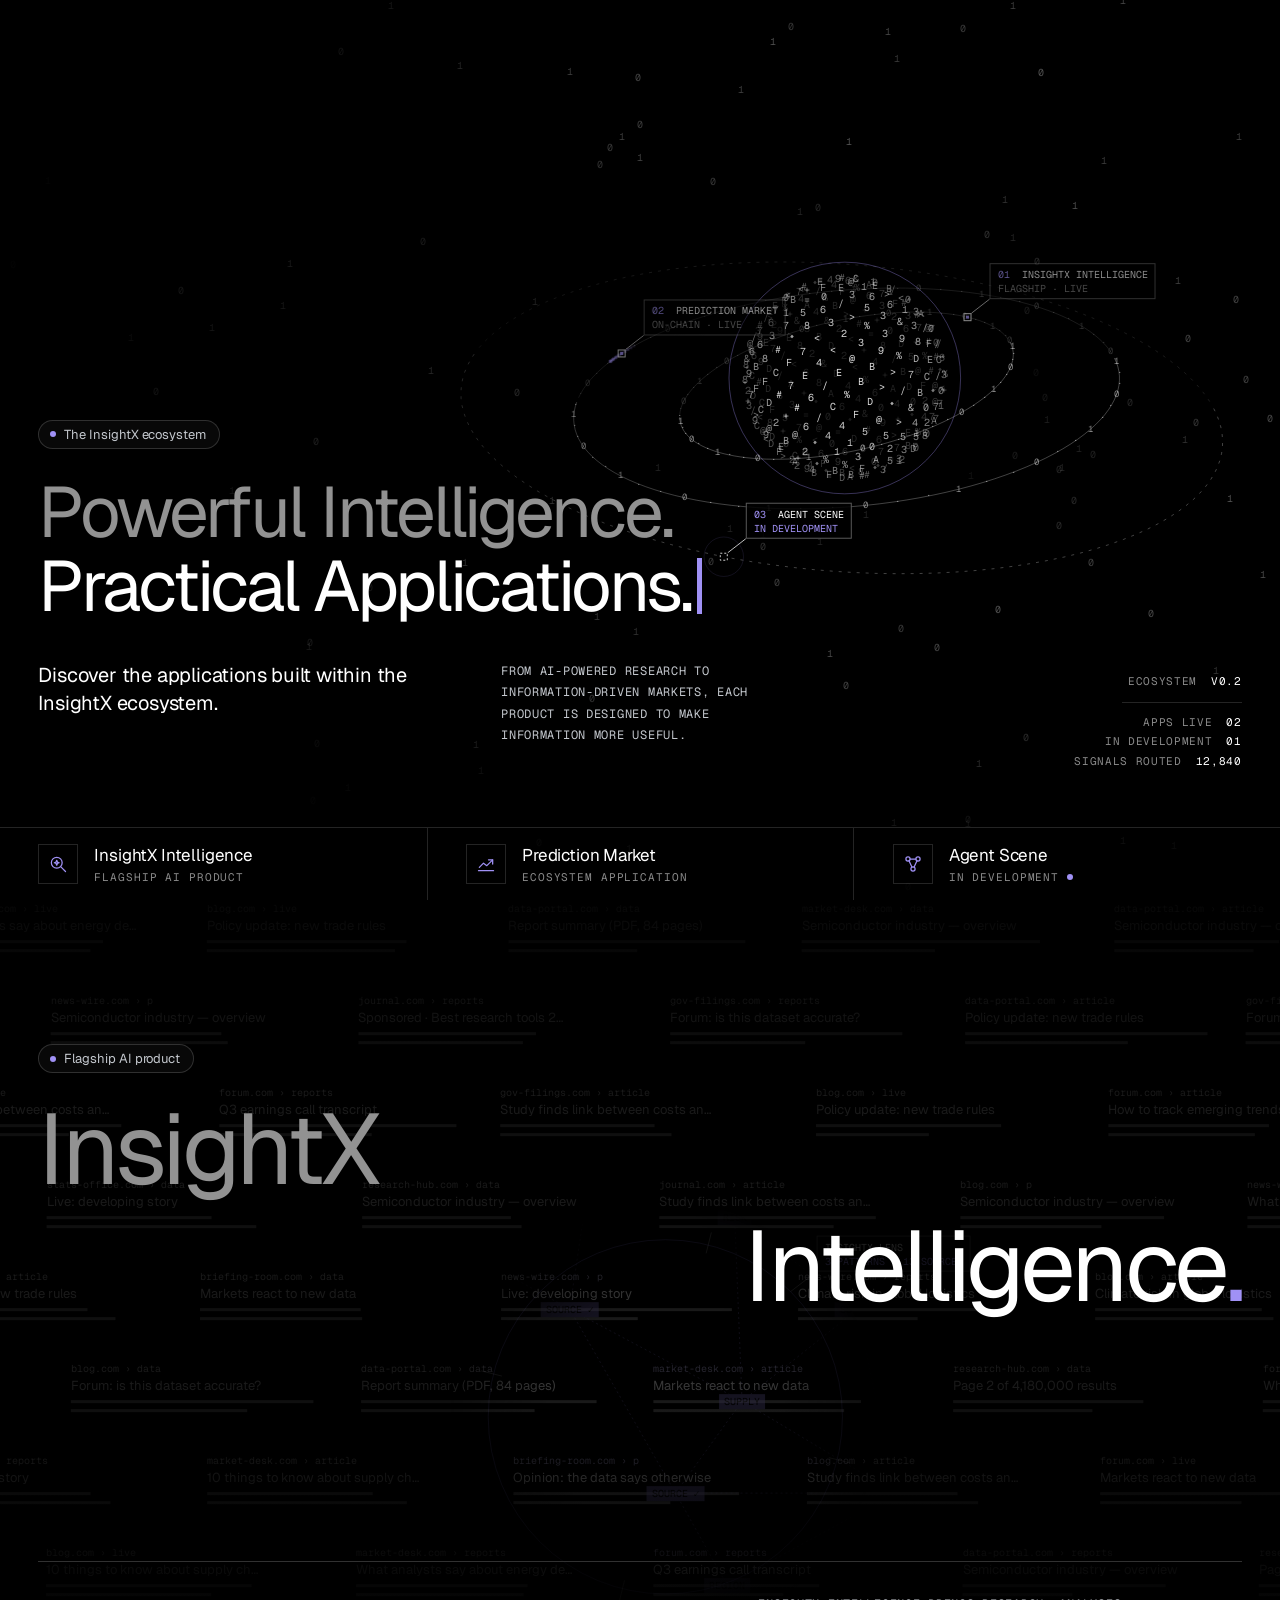
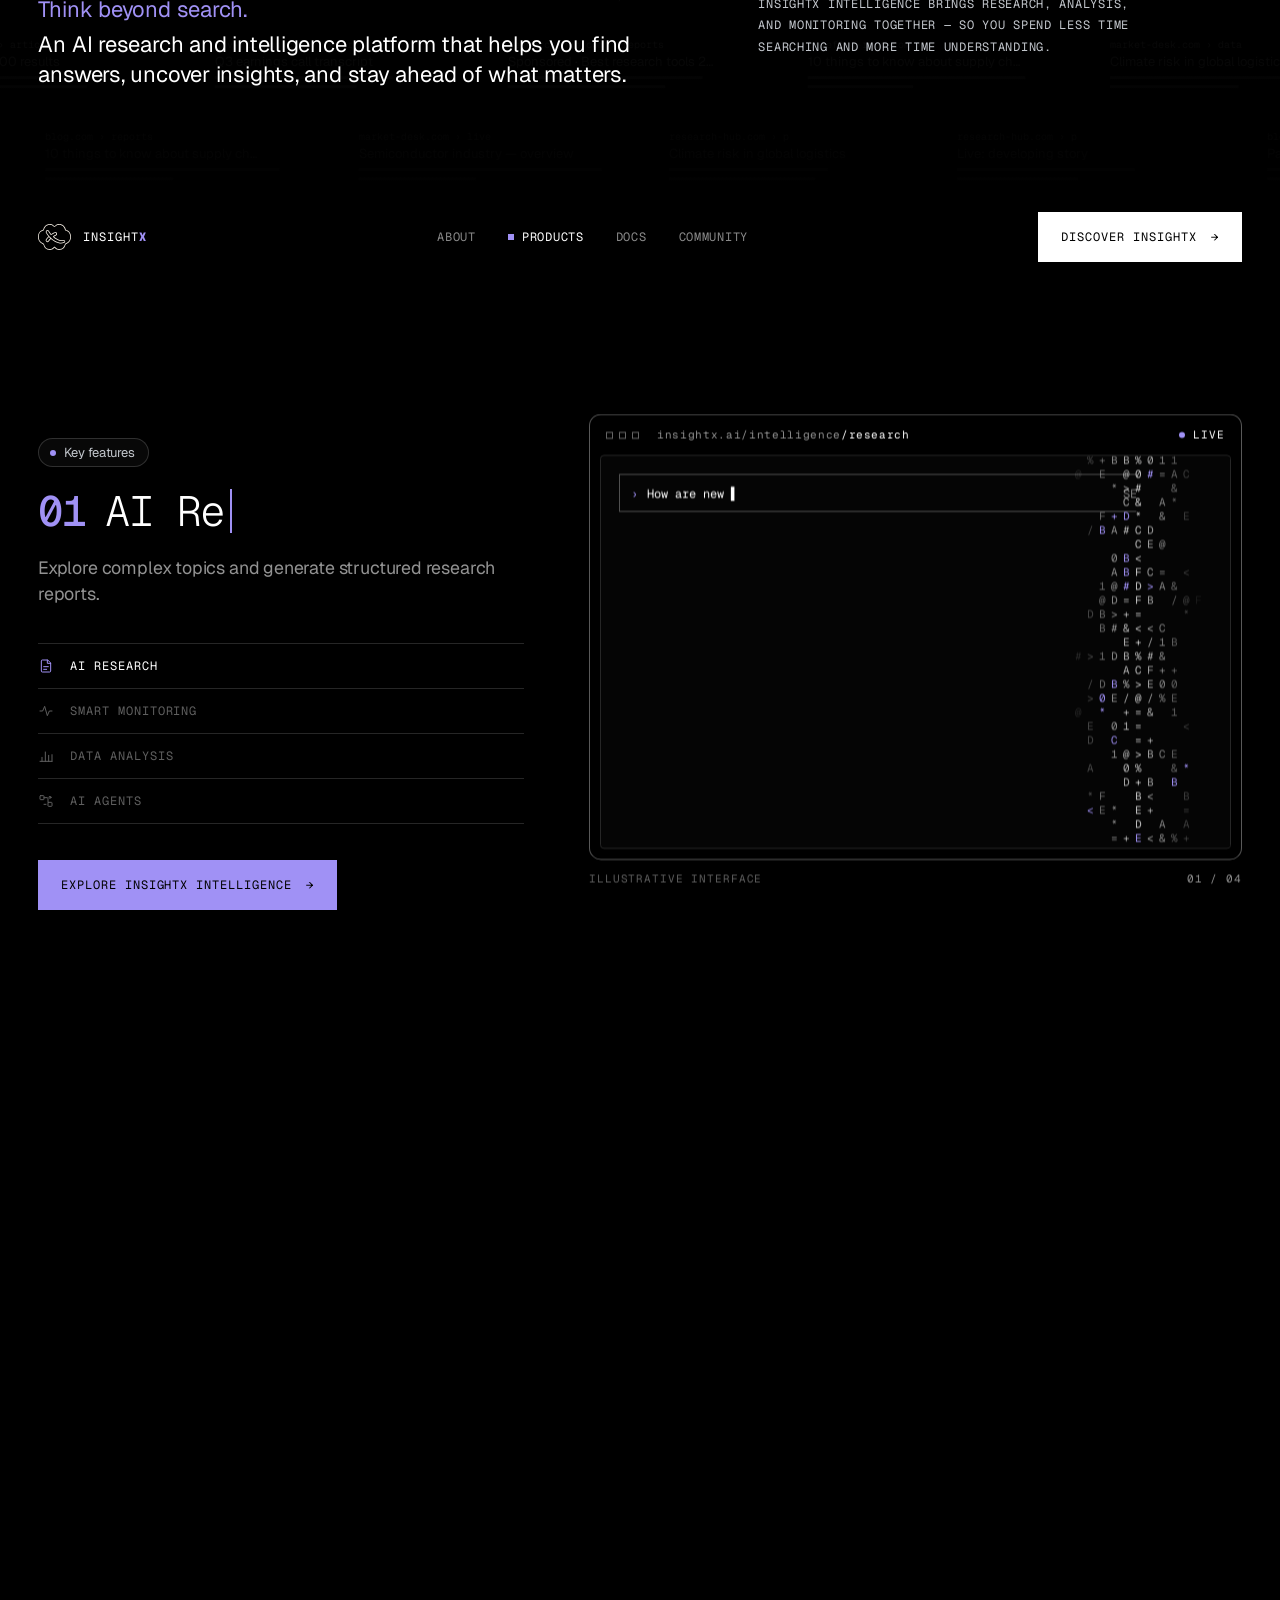
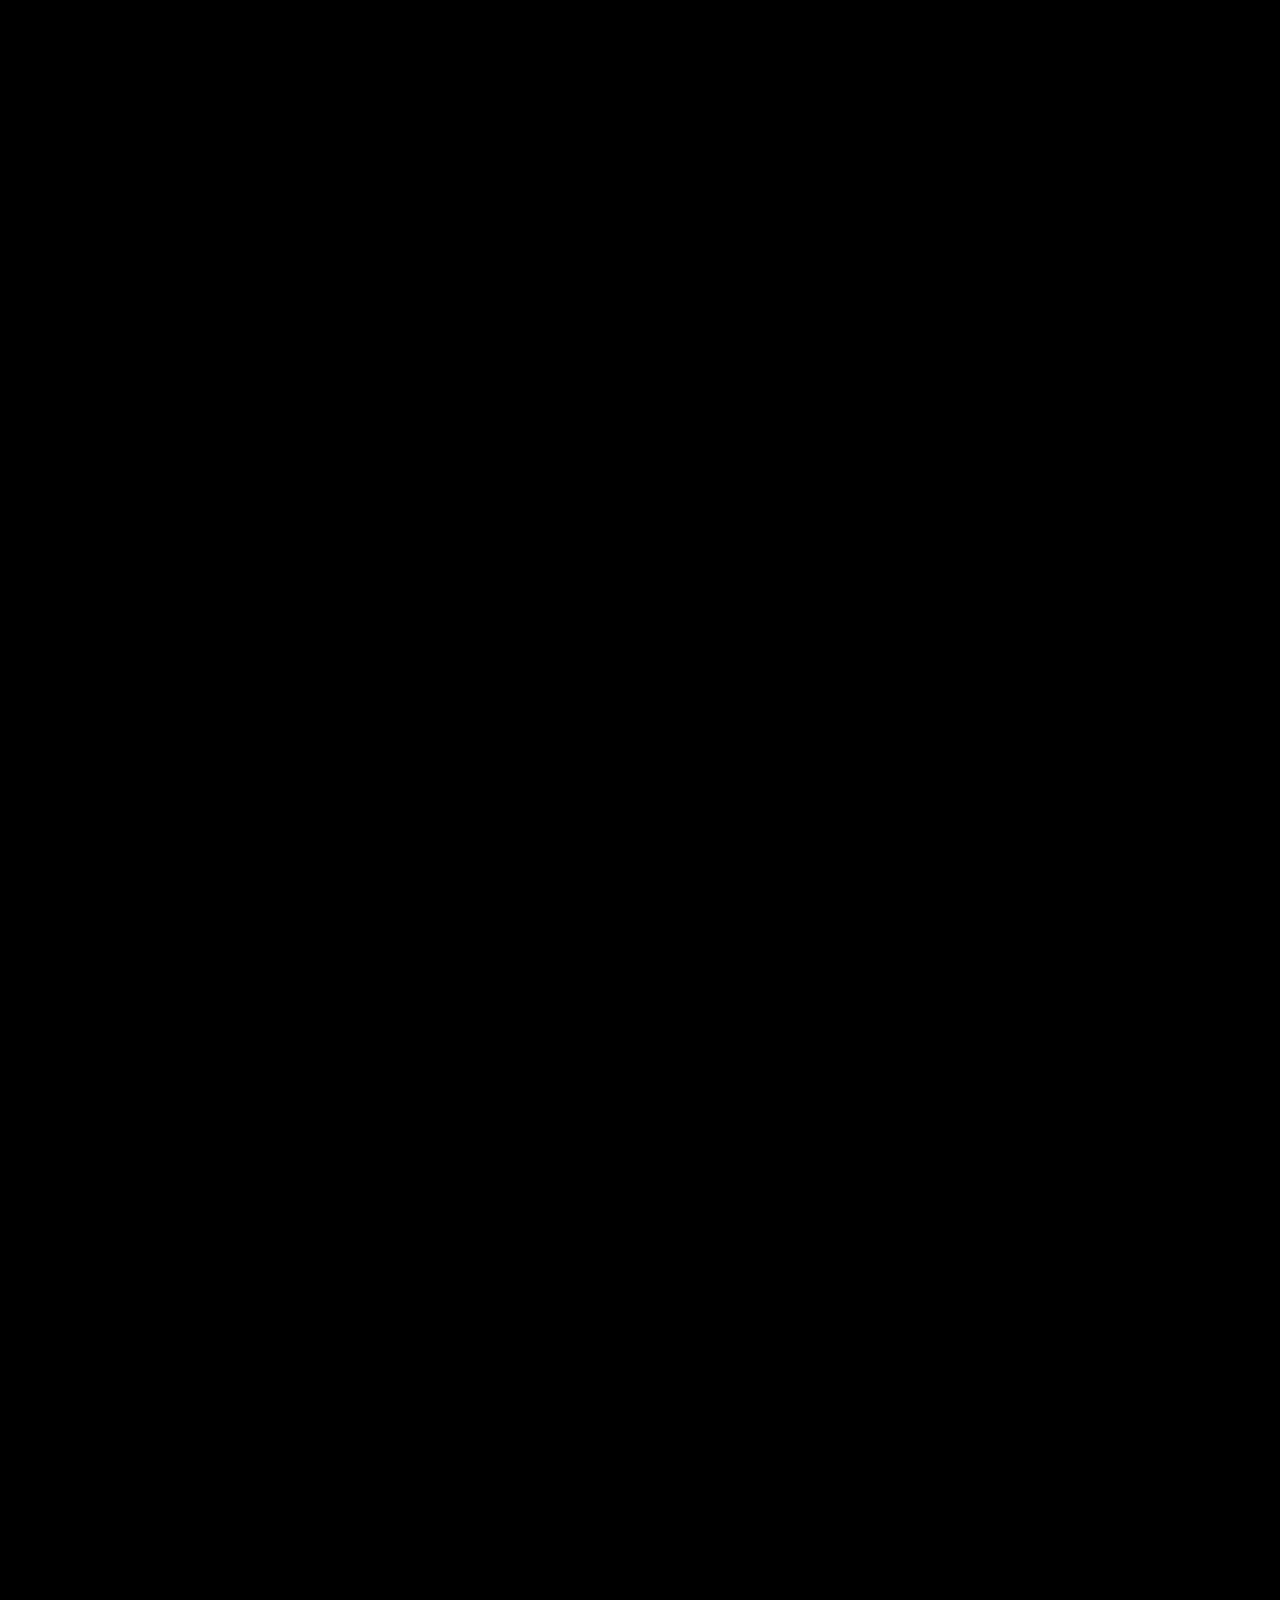
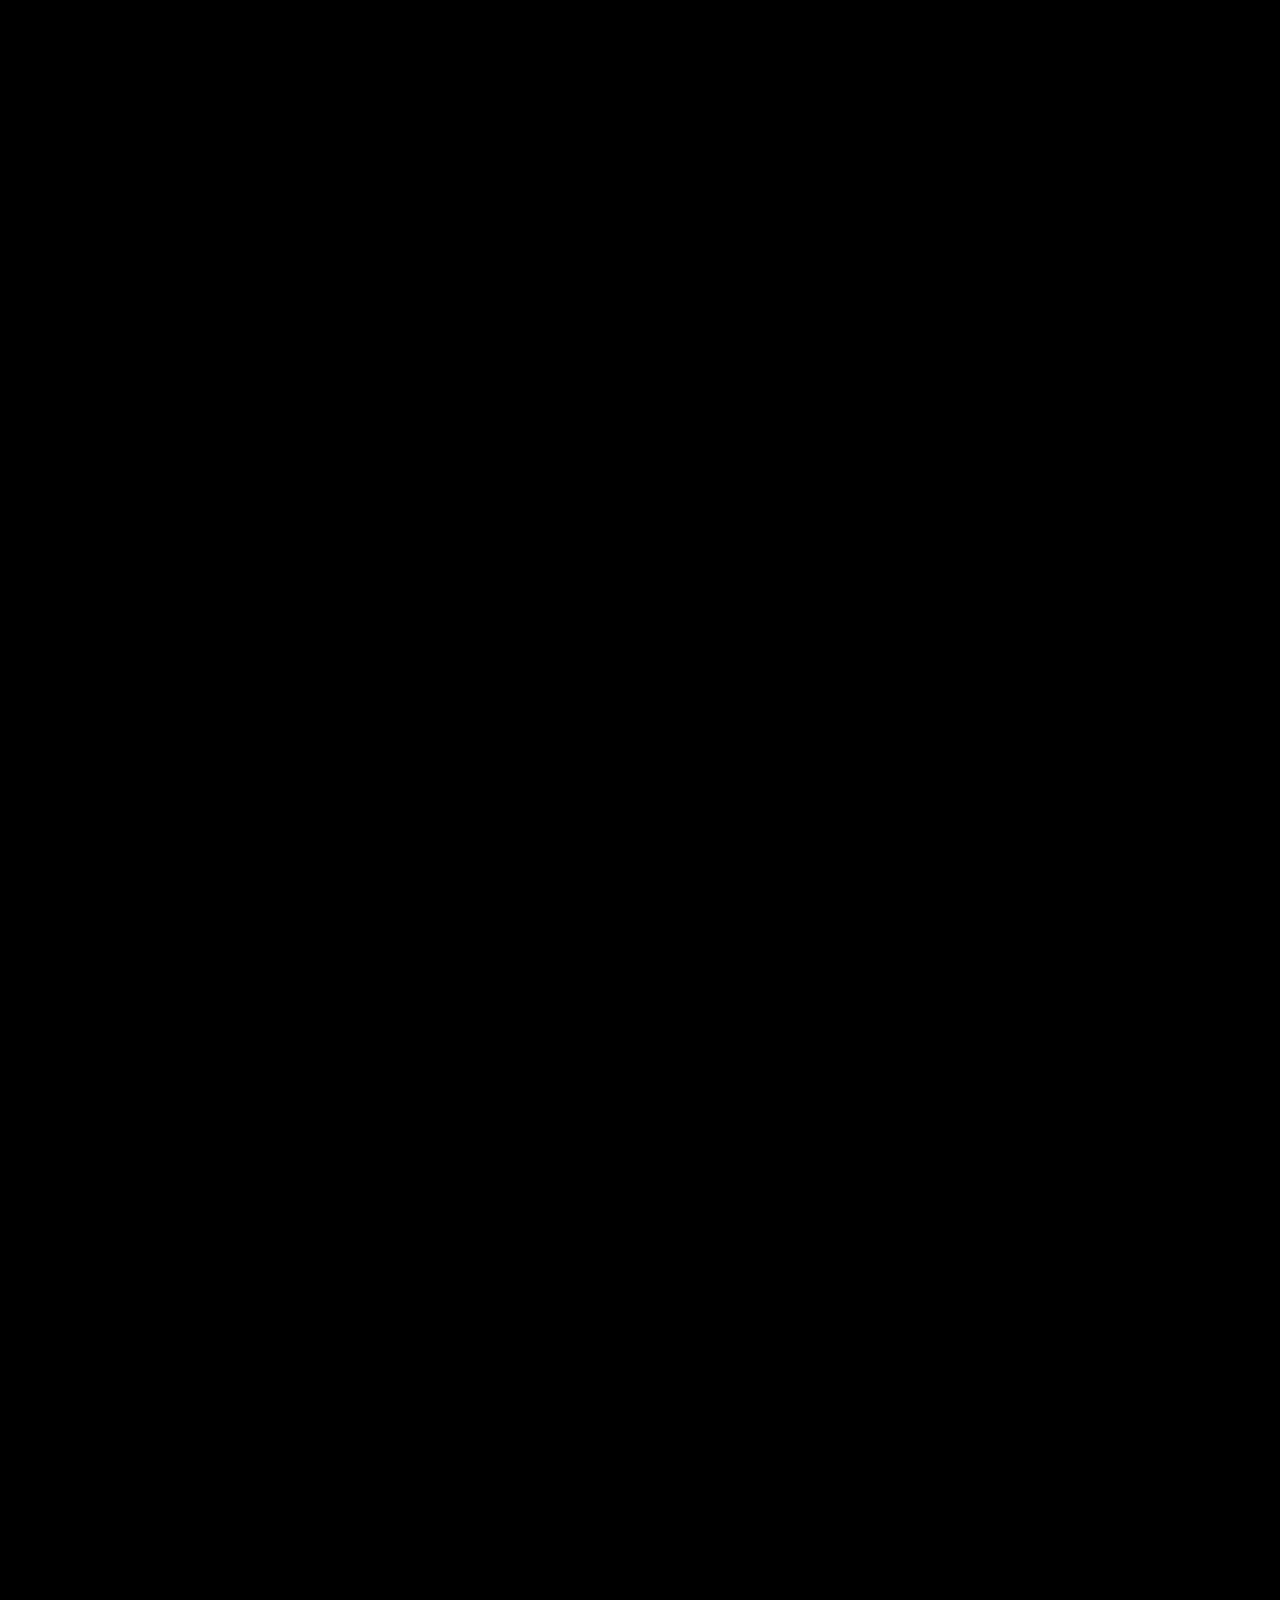
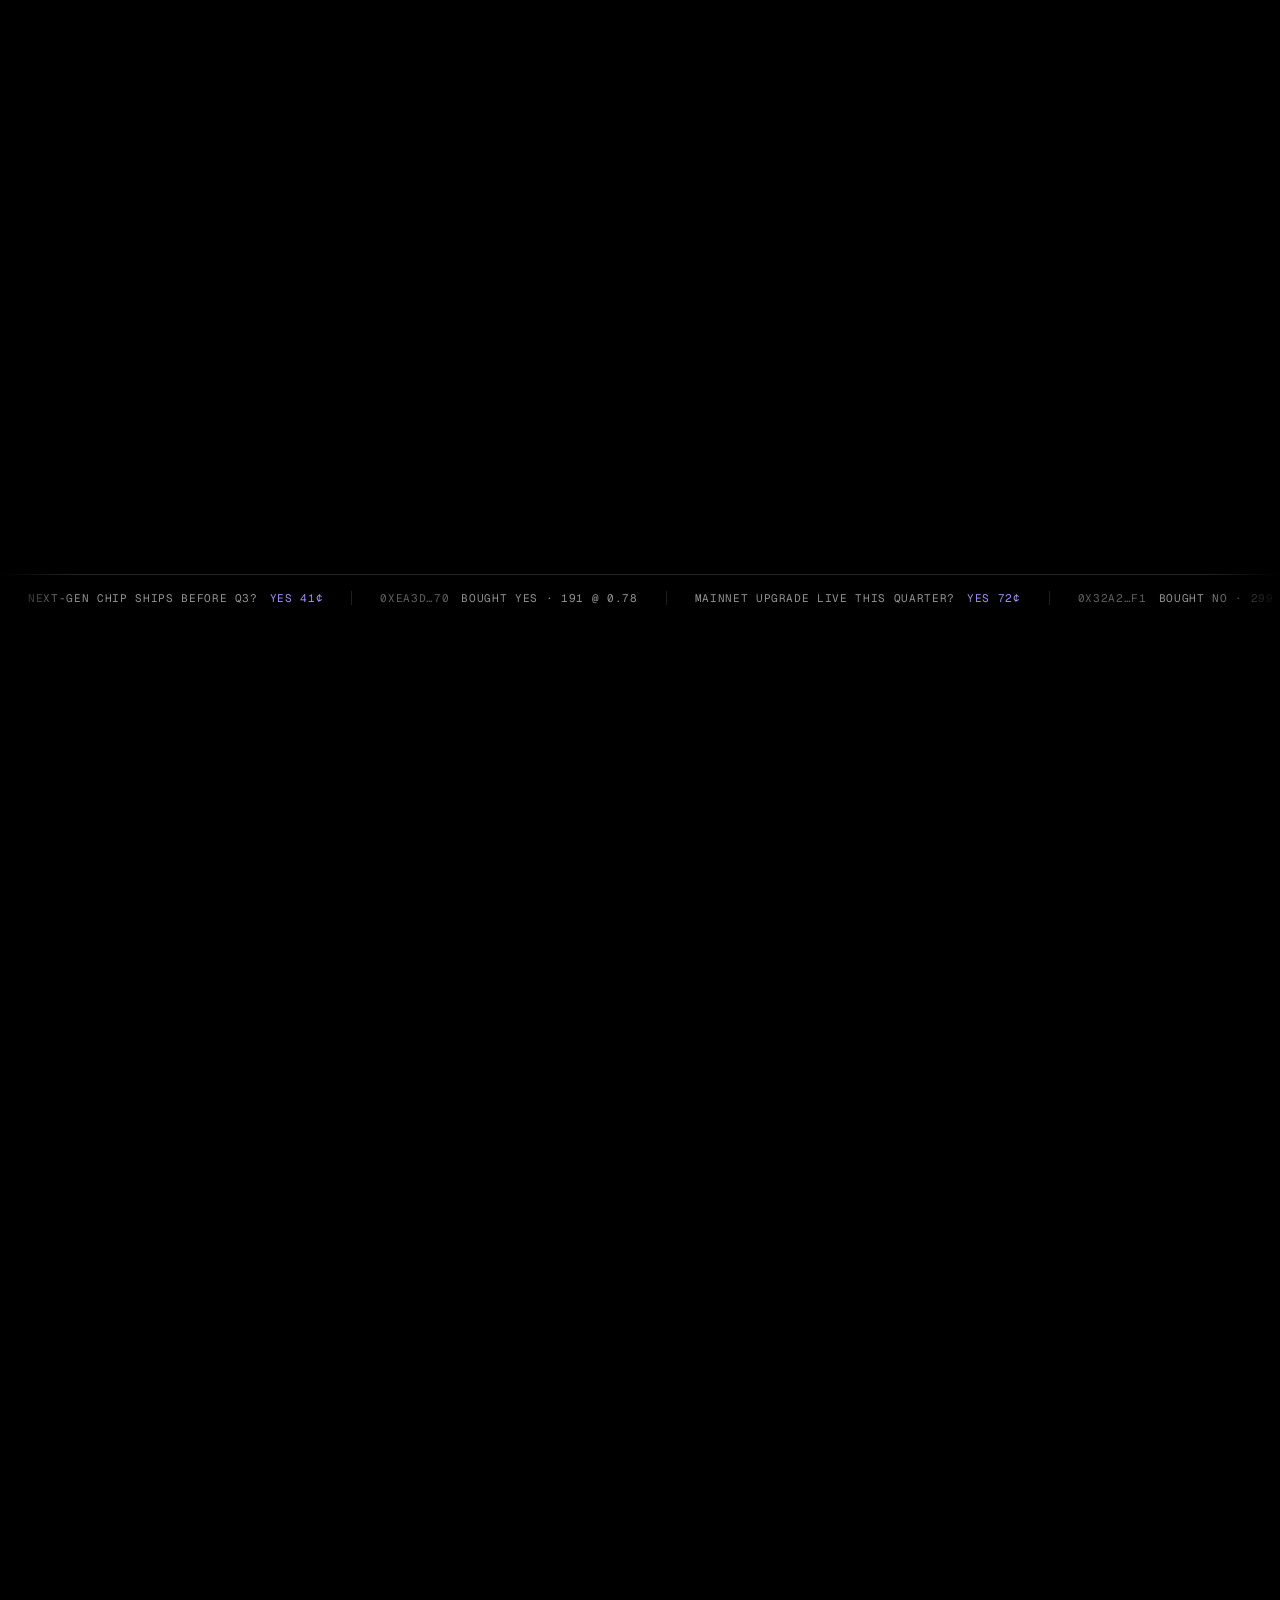
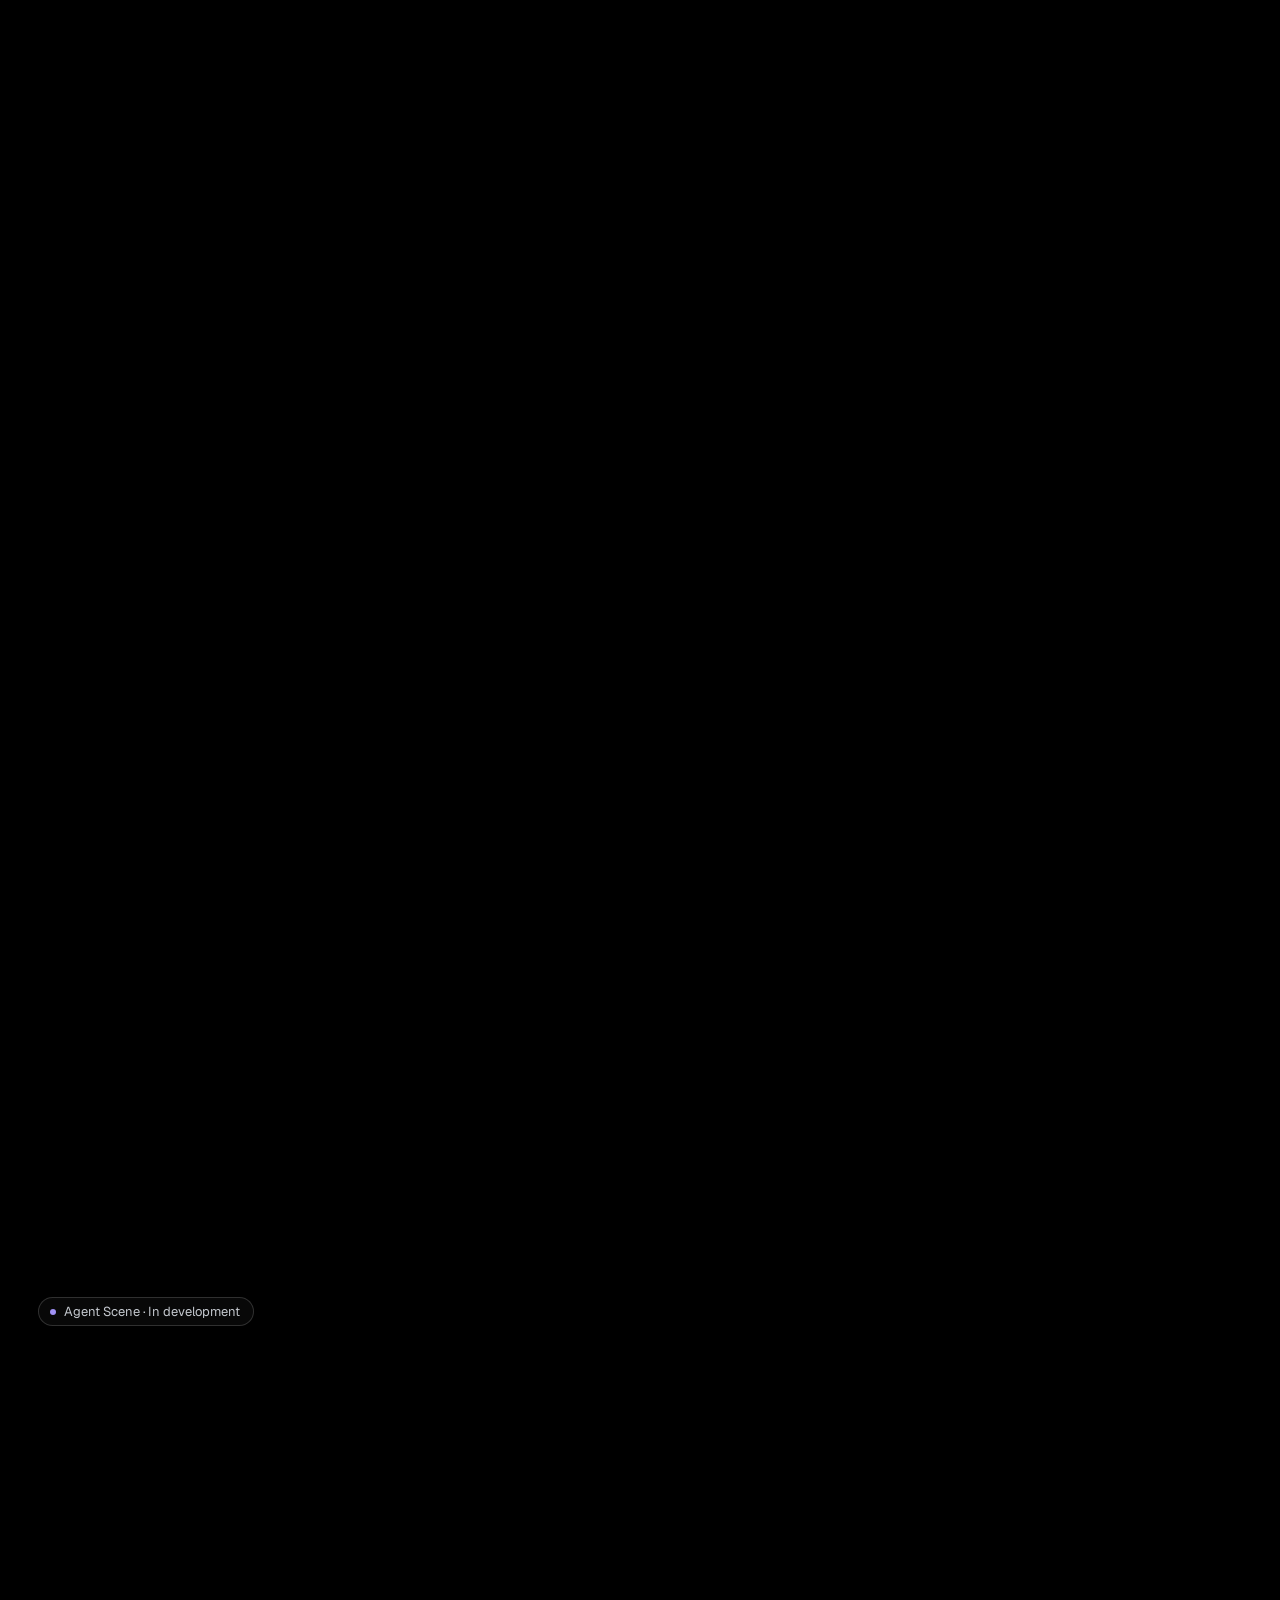
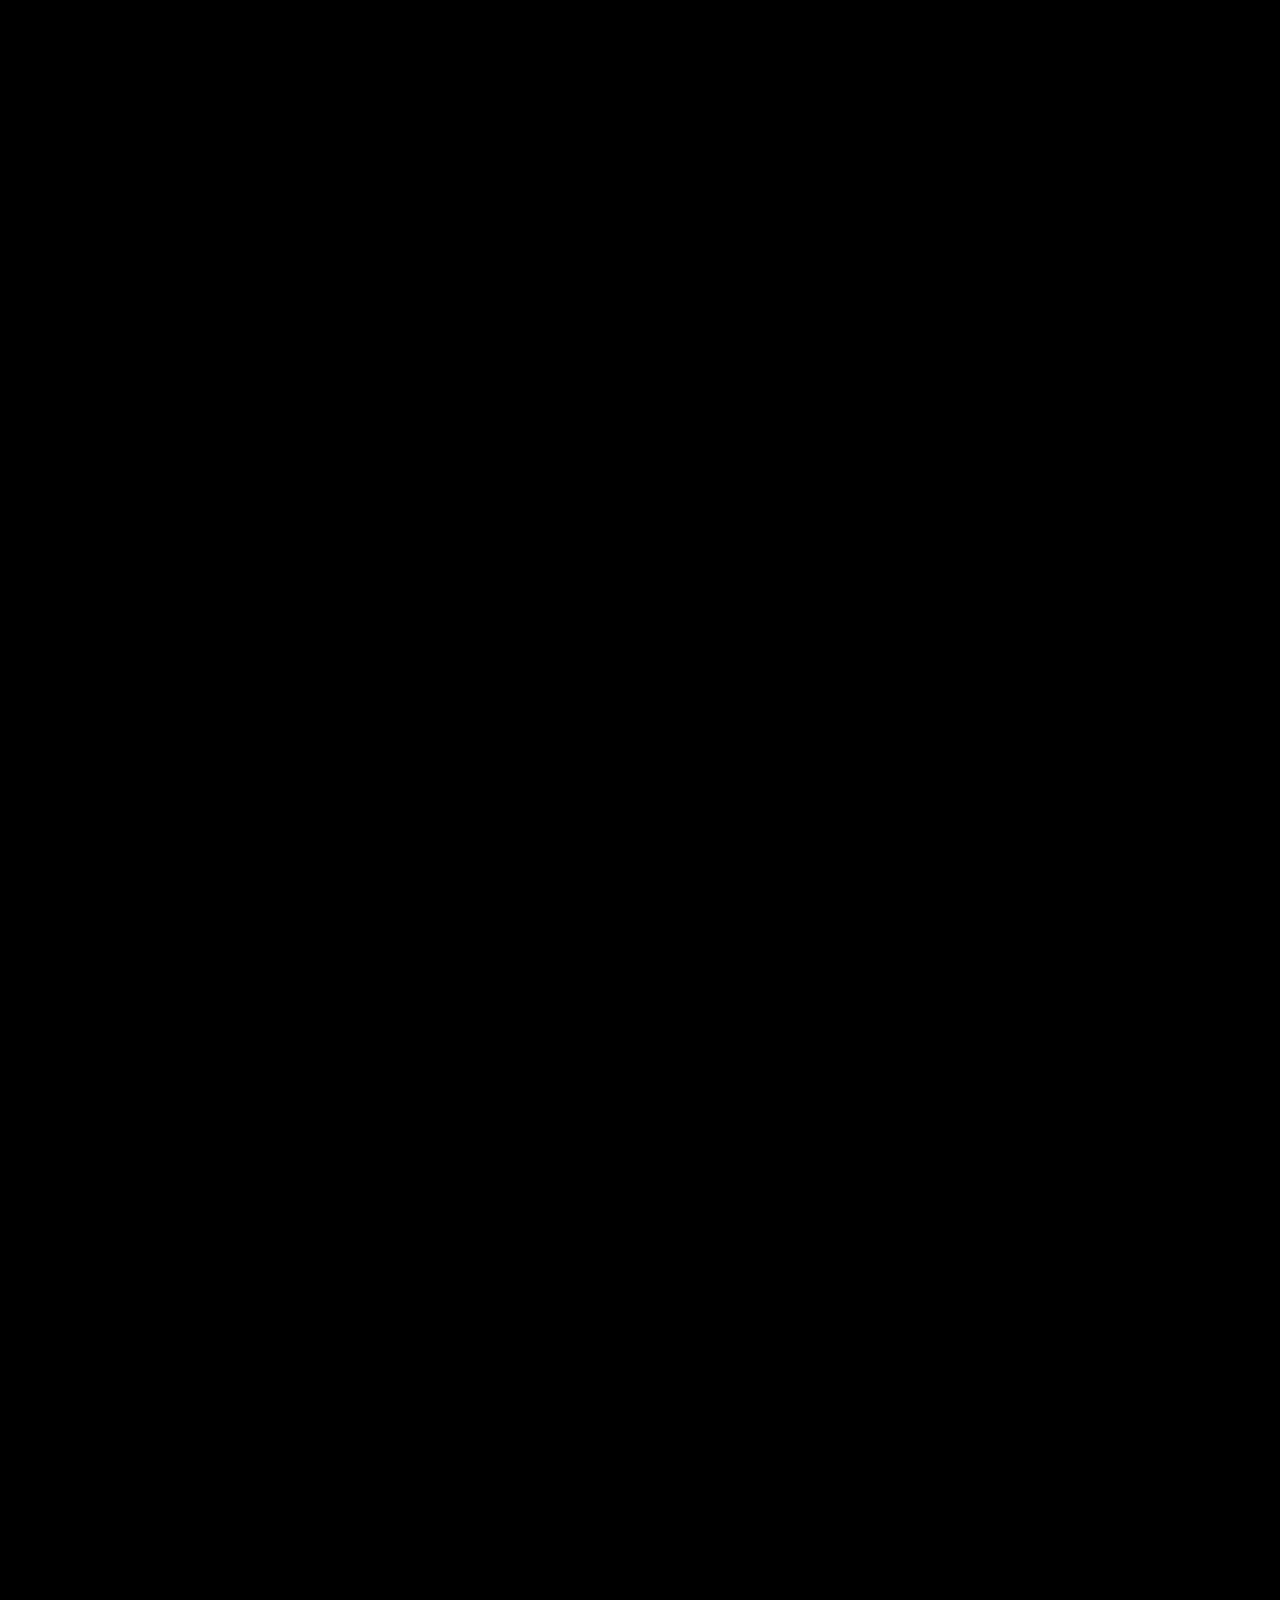
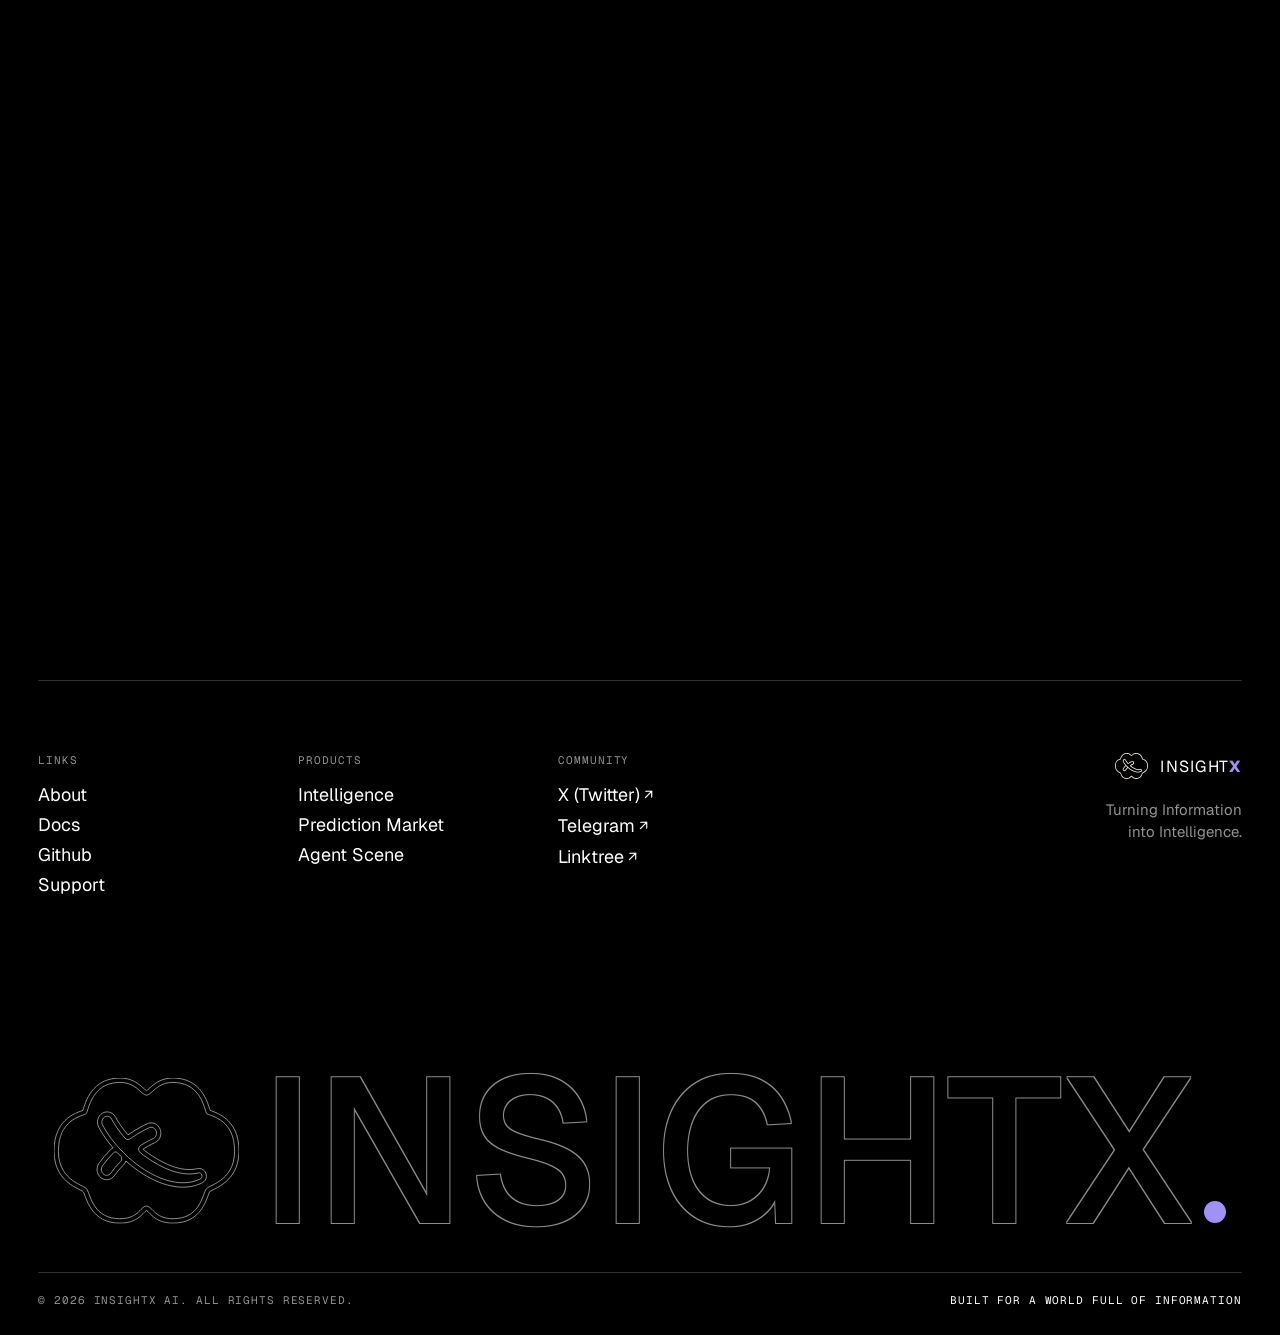
<file: products.html>
<!doctype html>
<html lang="en">
<head>
<meta charset="utf-8" />
<meta name="viewport" content="width=device-width, initial-scale=1" />
<title>Products — InsightX AI</title>
<meta name="description" content="Discover the applications built within the InsightX ecosystem: InsightX Intelligence, InsightX Prediction Market and Agent Scene." />
<meta name="theme-color" content="#000000" />
<link rel="icon" href="assets/favicon.svg" type="image/svg+xml" />
<!-- Social sharing. TODO before launch: set og:url to the live domain and add og:image (1200×630, absolute URL) -->
<meta property="og:type" content="website" />
<meta property="og:site_name" content="InsightX AI" />
<meta property="og:title" content="Products — InsightX AI" />
<meta property="og:description" content="Powerful Intelligence. Practical Applications. Discover the applications built within the InsightX ecosystem." />
<meta name="twitter:card" content="summary_large_image" />
<link rel="preconnect" href="https://fonts.googleapis.com" />
<link rel="preconnect" href="https://fonts.gstatic.com" crossorigin />
<link href="https://fonts.googleapis.com/css2?family=Geist:wght@300;400;500;600&family=Geist+Mono:wght@300;400;500;800&display=swap" rel="stylesheet" />
<script>
/* --app-h = the visible height (see index.html) */
(function(){
  var d = document.documentElement, vv = window.visualViewport, last = 0;
  function set(){
    if (vv && vv.scale > 1.01) return;
    var h = Math.round(vv ? vv.height : window.innerHeight);
    if (h && Math.abs(h - last) > 1){ last = h; d.style.setProperty('--app-h', h + 'px'); }
  }
  set();
  (vv || window).addEventListener('resize', set); addEventListener('orientationchange', function(){ setTimeout(set, 300); });
})();
</script>
<link rel="stylesheet" href="css/main.css?v=8" />
<link rel="stylesheet" href="css/products.css?v=3" />
<link rel="stylesheet" href="css/netlify-badge.css?v=1" />
</head>
<body class="pp">
<svg width="0" height="0" style="position:absolute" aria-hidden="true"><symbol id="ix-mark" viewBox="0 0 33 26"><path d="M18.0239 1.00743C18.9932 0.323435 20.3223 -0.211155 22.3199 0.0829202L22.7289 0.152796L22.9338 0.196564C25.0255 0.677329 26.2187 2.07989 26.9084 3.36553C27.2624 4.02544 27.4915 4.66655 27.6489 5.15311C27.6882 5.27473 27.7238 5.3879 27.7547 5.4879C27.7864 5.58989 27.8124 5.67488 27.836 5.74821C27.8385 5.75554 27.8408 5.76286 27.843 5.7697C27.966 5.81821 28.1119 5.87017 28.3348 5.95399C28.7964 6.12757 29.4261 6.3853 30.0689 6.81015C31.3899 7.68332 32.694 9.21689 32.9509 11.9879C33.2576 15.2963 32.0781 17.2759 30.6628 18.5016C29.9773 19.0953 29.2584 19.4943 28.7 19.7816C28.4033 19.9343 28.1946 20.0344 28.0064 20.1364C27.8044 20.2459 27.7709 20.2844 27.7893 20.2639C27.7842 20.2721 27.7483 20.3275 27.6826 20.4788C27.6114 20.643 27.5359 20.8459 27.4371 21.1077C27.2468 21.6119 26.9932 22.2709 26.6114 22.926C25.8282 24.2703 24.4931 25.6123 22.0629 25.8424C19.8383 26.0532 18.5563 25.4508 17.6747 24.719C17.3051 24.412 16.9218 23.9949 16.7547 23.8375C16.6453 23.7344 16.5738 23.681 16.5238 23.6525C16.515 23.6474 16.5064 23.6454 16.5 23.6425C16.4936 23.6455 16.4851 23.6474 16.4762 23.6525C16.4261 23.681 16.3549 23.7343 16.2453 23.8375C16.0782 23.9947 15.6943 24.4119 15.3245 24.719C14.4428 25.4508 13.1606 26.0541 10.9363 25.8432C8.50693 25.613 7.17259 24.2699 6.3893 22.926C6.0075 22.2709 5.7533 21.6119 5.56292 21.1077C5.46405 20.846 5.38859 20.643 5.31738 20.4788C5.24002 20.3006 5.2036 20.2559 5.21073 20.2639C5.22879 20.2841 5.19493 20.2456 4.99358 20.1364C4.80544 20.0344 4.59668 19.9336 4.29994 19.7809C3.74166 19.4935 3.02257 19.0952 2.33719 18.5016C0.921962 17.2758 -0.25766 15.2958 0.0491044 11.9879C0.306005 9.21697 1.60938 7.68335 2.93031 6.81015C3.57319 6.3852 4.2027 6.1276 4.66441 5.95399C4.88731 5.87017 5.03313 5.81822 5.15625 5.7697C5.15852 5.76277 5.1615 5.75565 5.16392 5.74821C5.18765 5.67485 5.21437 5.58993 5.24602 5.4879C5.27704 5.38791 5.3118 5.2747 5.35114 5.15311C5.50861 4.66651 5.73823 4.0255 6.09236 3.36553C6.80442 2.03855 8.05231 0.586594 10.2711 0.152796C12.4991 -0.281981 13.9428 0.277785 14.9769 1.00743C15.4554 1.34511 15.8634 1.7357 16.134 1.96955C16.3135 2.12471 16.4288 2.20514 16.5 2.24752C16.5713 2.20517 16.6868 2.12504 16.8668 1.96955C17.1374 1.73578 17.5454 1.34507 18.0239 1.00743ZM22.5785 0.924496C18.5773 0.143406 17.6687 2.92392 16.5 3.07374L16.391 3.05224C15.2726 2.75374 14.2987 0.167868 10.4215 0.924496C6.60107 1.6716 6.09026 5.88189 5.7793 6.31642L5.7394 6.35635C5.2117 6.7728 1.28308 7.19113 0.831747 12.0608C0.26627 18.1586 5.1285 18.9924 5.79617 19.7394C6.46369 20.487 6.7822 24.6595 11.0108 25.0599C15.0518 25.4432 15.3055 22.8924 16.5 22.8438C17.6944 22.8927 17.947 25.4432 21.9892 25.0599C26.0871 24.672 26.5129 20.7435 27.1424 19.8193L27.2038 19.7394C27.8715 18.9924 32.7337 18.1598 32.1682 12.0608C31.7025 7.03647 27.5339 6.75061 27.2207 6.31642C26.9098 5.8819 26.4 1.67171 22.5785 0.924496ZM9.48074 6.04152C10.1078 6.0417 10.6703 6.40135 10.9716 6.96143C11.5542 8.04398 12.3166 9.12591 13.2037 10.1457C14.075 9.53211 14.9891 8.97746 15.9184 8.50254L15.9276 8.49712C16.1692 8.37768 16.4147 8.26076 16.6573 8.14855L16.6611 8.14698C17.2738 7.86808 17.9527 7.99814 18.4329 8.42187L18.5264 8.51017L18.5272 8.51095L18.528 8.51253L18.5372 8.52094C18.5396 8.52338 18.5421 8.52645 18.5448 8.52943L18.5464 8.53093C18.551 8.53557 18.5586 8.54335 18.5671 8.55247C18.9958 9.00734 19.1284 9.61491 19.0421 10.1473C18.9558 10.6781 18.6355 11.22 18.0584 11.4941L18.0592 11.4948C17.8419 11.599 17.6232 11.7049 17.4047 11.8166L17.4016 11.8189C16.8919 12.0761 16.3867 12.3628 15.893 12.6759C15.8917 12.6799 15.8904 12.6868 15.89 12.6958C15.8893 12.71 15.8918 12.7209 15.8938 12.7258L15.8946 12.7265L16.401 13.1166L16.9205 13.4897L16.9212 13.4905C20.5099 15.9843 23.3061 16.6508 25.4398 16.1995L25.4428 16.1988C25.5051 16.1859 25.54 16.1789 25.5741 16.1704L25.5832 16.1681C26.0171 16.066 26.5585 16.1782 26.8992 16.6303L26.9698 16.7325C27.1154 16.9659 27.1912 17.2443 27.1831 17.5326L27.1839 17.5594L27.1823 17.5818C27.1535 18.0864 26.843 18.5127 26.4243 18.712L26.4158 18.7158C26.3916 18.727 26.262 18.7895 26.2048 18.8141L26.204 18.8134C24.5394 19.5616 22.6967 19.6289 20.8721 19.2403C18.8993 18.8225 16.8944 17.8537 15.0368 16.5597C14.2738 16.0305 13.5309 15.4394 12.82 14.8043C12.7547 15.0343 12.6338 15.2502 12.4579 15.4279C11.8223 16.0696 11.2521 16.741 10.7683 17.4236C10.219 18.2014 9.16677 18.3909 8.39811 17.8036L8.39889 17.8029C7.58886 17.1879 7.4583 16.0038 8.0267 15.2021L8.02748 15.2006C8.62164 14.3659 9.30898 13.5542 10.067 12.7903L10.1729 12.6935C10.2881 12.5992 10.4136 12.5293 10.5434 12.4816C9.54258 11.3126 8.66918 10.0647 7.98372 8.79583L7.98301 8.79504C7.51737 7.93044 7.77545 6.76391 8.67051 6.2573C8.92178 6.1148 9.19993 6.04152 9.48074 6.04152ZM9.48074 6.82781C9.33766 6.82781 9.19238 6.86548 9.05716 6.94223L8.96893 6.99828C8.54865 7.30257 8.4106 7.93067 8.67507 8.42187C9.46903 9.89168 10.5304 11.3377 11.755 12.659C11.8236 12.7087 11.8882 12.7653 11.9476 12.8286L11.9484 12.8279C12.113 13.0033 12.2804 13.1759 12.451 13.3455C12.5087 13.4029 12.5592 13.4659 12.6052 13.5305C13.5081 14.4094 14.4791 15.2168 15.4856 15.9147C17.2827 17.1665 19.1922 18.0807 21.0362 18.4709C22.7451 18.8348 24.4152 18.7603 25.8948 18.0916L26.0867 18.0017C26.2569 17.9207 26.3862 17.7431 26.3982 17.5372V17.5326C26.408 17.3704 26.3585 17.2189 26.2723 17.1049C26.1508 16.9428 25.9489 16.8899 25.7629 16.9336C25.7101 16.9468 25.6553 16.958 25.6025 16.969C23.1664 17.4843 20.1459 16.6885 16.4731 14.1363C16.2914 14.0104 16.1111 13.8802 15.9322 13.747L15.4005 13.3378C14.98 13.0025 15.0121 12.3053 15.461 12.0201C15.8497 11.7733 16.2453 11.541 16.6457 11.326L17.0479 11.1163C17.275 11.0002 17.5006 10.8905 17.72 10.7854C18.2917 10.5154 18.4543 9.71021 18.0783 9.19204L17.9962 9.09226C17.9913 9.08699 17.9857 9.08149 17.9809 9.07614C17.976 9.07064 17.9699 9.066 17.9648 9.06073C17.6986 8.78883 17.3203 8.71075 16.9864 8.86266C16.7495 8.97227 16.5102 9.0866 16.2752 9.20281C15.3606 9.67026 14.4589 10.2193 13.5996 10.8284L13.5428 10.8645C13.2529 11.0339 12.894 10.9863 12.6619 10.7216C11.8374 9.78081 11.1109 8.78199 10.5235 7.76922L10.2803 7.3346C10.1277 7.05074 9.87281 6.87561 9.59891 6.83627L9.48074 6.82781ZM11.2494 13.2679C11.0493 13.1478 10.7996 13.1669 10.624 13.3439C9.89442 14.0792 9.23544 14.8588 8.66737 15.6567C8.32857 16.1347 8.42215 16.8365 8.87456 17.1786C9.27622 17.4854 9.82496 17.3976 10.1268 16.9705C10.6381 16.2489 11.2369 15.5438 11.9 14.8742C12.1158 14.6564 12.1491 14.3001 12.0005 14.0396C11.744 13.7883 11.4944 13.5298 11.2494 13.2679Z" vector-effect="non-scaling-stroke"/></symbol></svg>

<!-- ============ 1 · Hero — the InsightX ecosystem in orbit ============ -->
<section class="pp-hero" id="top" aria-labelledby="pp-title">
  <canvas class="pp-orbit" aria-hidden="true"></canvas>
  <div class="pp-hero-shade" aria-hidden="true"></div>

  <nav class="nav">
    <a href="index.html" class="logo" aria-label="InsightX home"><svg class="logo-mark" width="33" height="26" viewBox="0 0 33 26" aria-hidden="true"><use href="#ix-mark"/></svg><span>INSIGHT<b>X</b></span></a>
    <ul>
      <li><a href="about.html">About</a></li>
      <li><a href="products.html" class="cur" aria-current="page">Products</a></li>
      <li><a href="#">Docs</a></li>
      <li><a href="#">Community</a></li>
    </ul>
    <a href="#intelligence" class="btn btn-primary">Discover InsightX <span class="arr">→</span></a>
  </nav>

  <div class="pp-copy">
    <p class="pp-eyebrow">The InsightX ecosystem</p>
    <h1 id="pp-title">
      <span class="noise" data-pscramble data-set="01">Powerful Intelligence.</span>
      <span class="sense" data-pscramble data-caret>Practical Applications.</span>
    </h1>
    <div class="pp-intro reveal">
      <p class="lead">Discover the applications built within the InsightX ecosystem.</p>
      <p class="body">From AI-powered research to information-driven markets, each product is designed to make information more useful.</p>
    </div>
  </div>

  <div class="hud hud-r pp-hud" aria-hidden="true">
    <div class="row">Ecosystem <b>v0.2</b></div>
    <div class="sep"></div>
    <div class="row">Apps live <b>02</b></div>
    <div class="row">In development <b>01</b></div>
    <div class="row">Signals routed <b id="pp-sig">0</b></div>
  </div>

  <nav class="pp-index" aria-label="Products on this page">
    <a href="#intelligence"><span class="n"><svg class="ic" width="24" height="24" viewBox="0 0 24 24" fill="none" stroke="currentColor" stroke-width="1.5" stroke-linecap="round" stroke-linejoin="round" aria-hidden="true"><circle cx="10.5" cy="10.5" r="6.5"/><path d="M15.5 15.5 21 21"/><path d="M10.5 7.6l.8 2.1 2.1.8-2.1.8-.8 2.1-.8-2.1-2.1-.8 2.1-.8z"/></svg></span><span class="t">InsightX Intelligence</span><span class="s">Flagship AI product</span></a>
    <a href="#prediction-market"><span class="n"><svg class="ic" width="24" height="24" viewBox="0 0 24 24" fill="none" stroke="currentColor" stroke-width="1.5" stroke-linecap="round" stroke-linejoin="round" aria-hidden="true"><path d="M3 20h18"/><path d="M4 16l5-5 4 3 7-7"/><path d="M15 7h5v5"/></svg></span><span class="t">Prediction Market</span><span class="s">Ecosystem application</span></a>
    <a href="#agent-scene"><span class="n"><svg class="ic" width="24" height="24" viewBox="0 0 24 24" fill="none" stroke="currentColor" stroke-width="1.5" stroke-linecap="round" stroke-linejoin="round" aria-hidden="true"><circle cx="6" cy="6" r="2.5"/><circle cx="18" cy="6" r="2.5"/><circle cx="12" cy="18" r="2.5"/><path d="M8.5 6h7M7.2 8.2l3.6 7.6M16.8 8.2l-3.6 7.6"/></svg></span><span class="t">Agent Scene</span><span class="s dev">In development</span></a>
  </nav>
</section>

<!-- ============ 2 · Flagship — InsightX Intelligence (intro) ============ -->
<section class="pf-intro" id="intelligence" aria-labelledby="pf-title">
  <canvas class="pf-lens" aria-hidden="true"></canvas>
  <div class="pf-par">
    <div class="pf-head">
      <p class="pp-eyebrow">Flagship AI product</p>
      <h2 id="pf-title">
        <span class="l1" data-pscramble data-set="01">InsightX</span>
        <span class="l2" data-pscramble>Intelligence.</span>
      </h2>
    </div>
    <div class="pf-foot reveal">
      <p class="lead">Think beyond search. <b>An AI research and intelligence platform that helps you find answers, uncover insights, and stay ahead of what matters.</b></p>
      <p class="body">InsightX Intelligence brings research, analysis, and monitoring together — so you spend less time searching and more time understanding.</p>
    </div>
  </div>
</section>

<!-- ============ 3 · Flagship — Key Features (pinned console) ============ -->
<section class="pf-feat" id="features" aria-label="InsightX Intelligence — key features">
  <div class="pf-sticky">
    <div class="pf-left">
      <p class="pp-eyebrow pf-kicker">Key features</p>
      <p class="pf-line" aria-hidden="true"><span class="pf-num">01</span><span class="pf-type"><span class="pf-word"></span><span class="cap-caret"></span></span></p>
      <p class="pf-desc" aria-live="polite"></p>
      <ol class="pf-list">
        <li data-word="AI Research" data-mode="research" data-path="/research"><span class="n"><svg class="ic" width="24" height="24" viewBox="0 0 24 24" fill="none" stroke="currentColor" stroke-width="1.5" stroke-linecap="round" stroke-linejoin="round" aria-hidden="true"><path d="M14 3H6.5A1.5 1.5 0 0 0 5 4.5v15A1.5 1.5 0 0 0 6.5 21h11a1.5 1.5 0 0 0 1.5-1.5V8z"/><path d="M14 3v5h5M8.5 13h7M8.5 17h4.5"/></svg></span><span class="t">AI Research</span><span class="d">Explore complex topics and generate structured research reports.</span><i class="bar"><i></i></i></li>
        <li data-word="Smart Monitoring" data-mode="monitoring" data-path="/monitor"><span class="n"><svg class="ic" width="24" height="24" viewBox="0 0 24 24" fill="none" stroke="currentColor" stroke-width="1.5" stroke-linecap="round" stroke-linejoin="round" aria-hidden="true"><path d="M3 12h4l3-7 4 14 3-7h4"/></svg></span><span class="t">Smart Monitoring</span><span class="d">Track topics, markets, and developments that matter to you.</span><i class="bar"><i></i></i></li>
        <li data-word="Data Analysis" data-mode="analysis" data-path="/analysis"><span class="n"><svg class="ic" width="24" height="24" viewBox="0 0 24 24" fill="none" stroke="currentColor" stroke-width="1.5" stroke-linecap="round" stroke-linejoin="round" aria-hidden="true"><path d="M3 20h18"/><path d="M6 20v-6M11 20V6M16 20v-9M21 20V10"/></svg></span><span class="t">Data Analysis</span><span class="d">Connect information from multiple sources and uncover meaningful patterns.</span><i class="bar"><i></i></i></li>
        <li data-word="AI Agents" data-mode="agents" data-path="/agents"><span class="n"><svg class="ic" width="24" height="24" viewBox="0 0 24 24" fill="none" stroke="currentColor" stroke-width="1.5" stroke-linecap="round" stroke-linejoin="round" aria-hidden="true"><rect x="3" y="4" width="6" height="6" rx="1"/><rect x="15" y="14" width="6" height="6" rx="1"/><path d="M9 7h4.5A1.5 1.5 0 0 1 15 8.5V14"/><circle cx="18" cy="6.5" r="1.5"/><path d="M9 17h3"/></svg></span><span class="t">AI Agents</span><span class="d">Automate research tasks and build intelligent workflows.</span><i class="bar"><i></i></i></li>
      </ol>
      <a href="#" class="btn btn-primary pf-cta">Explore InsightX Intelligence <span class="arr">→</span></a>
    </div>
    <div class="pf-console" aria-hidden="true">
      <div class="pf-win">
        <div class="pf-bar"><span class="dots"><i></i><i></i><i></i></span><span class="path">insightx.ai/intelligence<b class="pf-path">/research</b></span><span class="live">Live</span></div>
        <div class="pf-screen"><canvas></canvas></div>
      </div>
      <div class="pf-cap"><span>Illustrative interface</span><span class="pf-count">01 / 04</span></div>
    </div>
  </div>
</section>

<!-- ============ 4 · Prediction Market (pinned, scroll scrubs the market) ============ -->
<section class="pm" id="prediction-market" aria-labelledby="pm-title">
  <div class="pm-sticky">
    <div class="pm-copy">
      <p class="pp-eyebrow">Ecosystem application</p>
      <h2 id="pm-title"><span class="g">InsightX</span> Prediction Market</h2>
      <p class="pm-tag">Where information <span>meets the market.</span></p>
      <p class="pm-body">Explore real-world events, express your views, and discover how collective expectations evolve through market activity.</p>
      <p class="pm-mono">InsightX Prediction Market brings information and market participation together in a transparent, on-chain environment.</p>
      <a href="#" class="btn btn-primary">Explore Markets <span class="arr">→</span></a>
    </div>
    <div class="pm-panel" aria-hidden="true">
      <div class="pm-ph">
        <span class="q">Will renewables supply 40% of global power by 2027?</span>
        <span class="k">Sample market</span>
      </div>
      <div class="pm-odds">
        <div class="yes"><span>Yes</span><b class="pm-yes">50</b><i>¢</i></div>
        <div class="no"><span>No</span><b class="pm-no">50</b><i>¢</i></div>
        <div class="vol"><span>Volume</span><b class="pm-vol">0</b></div>
      </div>
      <canvas class="pm-chart"></canvas>
    </div>
    <div class="pm-ticker" aria-hidden="true"><div class="pm-track"></div></div>
  </div>
</section>

<!-- ============ 5 · Agent Scene — in development ============ -->
<section class="pa" id="agent-scene" aria-labelledby="pa-title">
  <div class="pa-sticky">
    <canvas class="pa-net" aria-hidden="true"></canvas>
    <p class="pp-eyebrow pa-eyebrow dev">Agent Scene · In development</p>
    <h2 class="pa-head" id="pa-title">
      <span class="l1" data-pscramble data-set="01">Beyond Applications.</span>
      <span class="l2" data-pscramble>Towards Autonomous Intelligence.</span>
    </h2>
    <div class="pa-paras">
      <p>We believe AI agents will become an essential part of how people interact with information.</p>
      <p>InsightX is exploring an open ecosystem of intelligent agents that can research, analyze, monitor, and execute specialized workflows.</p>
      <p>A more connected and autonomous intelligence ecosystem is on the horizon.</p>
    </div>
    <div class="pa-log" aria-hidden="true"></div>
    <p class="pa-soon"><span data-pscramble data-caret>Coming Soon.</span></p>
  </div>
</section>

<canvas class="pp-fx" aria-hidden="true"></canvas>

<footer class="ft">
  <div class="ft-top">
    <nav class="ft-cols" aria-label="Footer">
      <div class="ft-col"><p class="ft-h">Links</p><a href="about.html">About</a><a href="#">Docs</a><a href="#" target="_blank" rel="noopener">Github</a><a href="#">Support</a></div>
      <div class="ft-col"><p class="ft-h">Products</p><a href="#intelligence">Intelligence</a><a href="#prediction-market">Prediction Market</a><a href="#agent-scene">Agent Scene</a></div>
      <div class="ft-col"><p class="ft-h">Community</p><a href="#" target="_blank" rel="noopener">X (Twitter)<span class="ext">↗</span></a><a href="#" target="_blank" rel="noopener">Telegram<span class="ext">↗</span></a><a href="#" target="_blank" rel="noopener">Linktree<span class="ext">↗</span></a></div>
    </nav>
    <div class="ft-brand"><a href="index.html" class="logo" aria-label="InsightX"><svg class="logo-mark" width="33" height="26" viewBox="0 0 33 26" aria-hidden="true"><use href="#ix-mark"/></svg><span>INSIGHT<b>X</b></span></a><p>Turning Information<br>into Intelligence.</p></div>
  </div>
  <div class="ft-mark" aria-label="InsightX"><svg class="ft-icon" viewBox="0 0 33 26" aria-hidden="true"><use href="#ix-mark"/></svg><span class="ft-wrap" aria-hidden="true"><span class="ft-word">INSIGHTX</span><span class="ft-light">INSIGHTX</span></span><svg width="0" height="0" style="position:absolute" aria-hidden="true"><filter id="ft-outline" x="-2%" y="-5%" width="104%" height="110%"><feMorphology in="SourceAlpha" operator="dilate" radius="1" result="d"/><feComposite in="d" in2="SourceAlpha" operator="out" result="o"/><feFlood flood-color="#fff" flood-opacity=".55"/><feComposite in2="o" operator="in"/></filter></svg><i class="ft-dot" aria-hidden="true"></i></div>
  <div class="ft-legal"><span>© 2026 InsightX AI. All rights reserved.</span><span>Built for a world full of information</span></div>
</footer>

<script src="js/products-common.js?v=1"></script>
<script src="js/products-orbit.js?v=1"></script>
<script src="js/products-lens.js?v=1"></script>
<script src="js/products-console.js?v=2"></script>
<script src="js/products-market.js?v=1"></script>
<script src="js/products-agents.js?v=1"></script>
<script src="js/products-transitions.js?v=3"></script>
<script src="js/products-scroll.js?v=1"></script>
<script src="js/footer-light.js?v=5"></script>
<script src="js/nav-menu.js?v=1"></script>
</body>
</html>
</file>
<file: css/main.css>
/* InsightX AI — landing page styles
   Screen-height blocks use --app-h = the measured visible height (window.visualViewport, set in index.html),
   falling back to svh / vh — so nothing sits behind mobile browser toolbars as they expand / collapse.
   Sections: nav · hero (globe) · s2 staircase · s3 capabilities · s4 film + monitor · s5 TV pull-back · footer · sound toggle · responsive */

:root{
  --bg:#000; --fg:#fff; --dim:#5f5f5f; --mute:#8a8a8a; --line:rgba(255,255,255,.14); --accent:#A091F5;
  --sans:"Geist", ui-sans-serif, system-ui, sans-serif;
  --mono:"Geist Mono", ui-monospace, "SF Mono", Menlo, monospace;
  --gutter:clamp(16px, 3vw, 40px);
}
*{box-sizing:border-box;margin:0;padding:0}
html,body{background:var(--bg);color:var(--fg);height:100%}
body{font-family:var(--sans);-webkit-font-smoothing:antialiased;overflow-x:hidden}
a{color:inherit;text-decoration:none}

#gl{position:fixed;inset:0;width:100vw;height:100vh;display:block;cursor:grab;touch-action:pan-y}
#gl.grabbing{cursor:grabbing}
.shade{position:fixed;inset:0;pointer-events:none;
  background:
    linear-gradient(90deg, rgba(0,0,0,.92) 0%, rgba(0,0,0,.55) 34%, rgba(0,0,0,0) 58%),
    linear-gradient(0deg, rgba(0,0,0,.85) 0%, rgba(0,0,0,0) 32%);}

.hero{position:relative;height:100vh;height:100svh;height:var(--app-h, 100svh);min-height:640px;pointer-events:none}
.hero a, .hero button{pointer-events:auto}

/* NAV */
.nav{position:fixed;z-index:5;pointer-events:none;top:0;left:0;right:0;display:flex;align-items:center;justify-content:space-between;
  padding:12px var(--gutter);font-family:var(--mono);font-size:12px;letter-spacing:.06em;text-transform:uppercase}
.logo{display:flex;align-items:center;gap:12px;font-weight:400;letter-spacing:.08em;color:#fff}
.logo-mark{width:33px;height:26px;flex:none;display:block;fill:#F8F1E7}
.logo b{font-weight:800;color:var(--accent)}
::selection{background:var(--accent);color:#000}
.nav a{pointer-events:auto}
.nav ul{display:flex;gap:32px;list-style:none}
.nav ul a{color:var(--mute);transition:color .2s}
.nav ul a:hover{color:#fff}


/* COPY */
.copy{position:absolute;left:var(--gutter);bottom:clamp(96px,13vh,150px);max-width:min(60vw,1020px)}
.eyebrow{font-family:var(--mono);font-size:12px;letter-spacing:.08em;text-transform:uppercase;color:#fff;
  display:flex;align-items:center;gap:12px;margin-bottom:28px}

h1{font-weight:400;font-size:clamp(40px,5.56vw,96px);line-height:.98;letter-spacing:-.04em}
h1 .noise{display:block;font-size:.9em;line-height:1.2;color:#4e4e4e;pointer-events:auto;cursor:default}
h1 .sense{display:block;color:#fff;margin-top:10px}
.caret{display:inline-block;width:.08em;height:.78em;background:var(--accent);margin-left:.08em;vertical-align:-.04em;animation:blink 1s steps(1) infinite}
@keyframes blink{50%{opacity:0}}

.ch{position:relative;display:inline}
.ch.pre{opacity:0}
.ch.scr{color:transparent}
.ch.scr::after{content:attr(data-g);position:absolute;left:0;top:0;font-family:var(--mono);font-size:.62em;line-height:1.55;color:#bdbdbd}
.sense .ch.scr::after{color:#fff}

.ctas{display:flex;gap:12px;margin-top:40px;flex-wrap:wrap}
.btn{font-family:var(--mono);font-size:12px;letter-spacing:.08em;text-transform:uppercase;padding:16px 22px;
  display:inline-flex;align-items:center;gap:14px;border:1px solid #fff;transition:background .25s,color .25s}
.btn-primary{background:var(--accent);border-color:var(--accent);color:#000}
.btn-primary:hover{background:transparent;color:var(--accent)}
.nav .btn-primary{background:#fff;border-color:#fff}
.nav .btn-primary:hover{background:transparent;color:#fff}
.btn-ghost{border-color:var(--line)}
.btn-ghost:hover{border-color:#fff;background:#fff;color:#000}
.btn .arr{transition:transform .25s}
.btn:hover .arr{transform:translateX(4px)}

/* HUD */
.hud{position:absolute;font-family:var(--mono);font-size:11px;letter-spacing:.06em;text-transform:uppercase;color:var(--mute);line-height:1.8}
.hud b{color:#fff;font-weight:400}
.hud-r{right:var(--gutter);bottom:84px;text-align:right}
.hud-r .row{display:flex;justify-content:flex-end;gap:14px}
.hud-r .sep{height:1px;background:var(--line);margin:10px 0 10px auto;width:120px}

.strip{position:absolute;left:0;right:0;bottom:0;display:flex;justify-content:space-between;align-items:center;
  padding:18px var(--gutter);border-top:1px solid var(--line);font-family:var(--mono);font-size:11px;letter-spacing:.08em;text-transform:uppercase;color:var(--mute)}
.strip .tags{display:flex;gap:28px}
.strip .tags span::before{content:"■ ";font-size:7px;vertical-align:2px;color:var(--accent);margin-right:4px}
.strip{padding-top:14px;padding-bottom:14px}
.backed{display:flex;align-items:center;gap:28px}
.backed-lbl{color:var(--mute)}
.backed img{display:block;width:auto;opacity:.92}
.backed .logo-nv{height:28px}
.backed .logo-mantle{height:20px}

/* city callouts */
#labels{position:fixed;inset:0;pointer-events:none}
.lbl{position:absolute;left:0;top:0;font-family:var(--mono);font-size:10px;letter-spacing:.06em;text-transform:uppercase;
  color:#fff;white-space:nowrap;opacity:0;transition:opacity .35s;will-change:transform,opacity}
.lbl .dot{position:absolute;left:-3px;top:-3px;width:6px;height:6px;border:1px solid #fff;background:#000}
.lbl .ln{position:absolute;left:0;top:0;width:34px;height:1px;background:#fff;transform-origin:0 0;transform:rotate(-38deg)}
.lbl .tag{position:absolute;left:27px;top:-36px;padding:5px 8px;background:#000;border:1px solid rgba(255,255,255,.35);line-height:1.5}
.lbl .tag i{font-style:normal;color:var(--mute)}

/* Section 2: as the page scrolls past the hero, the globe unwraps into a full-page map of text */
.nav ul a,.strip{transition:color .6s}
body.expanded .nav ul a{color:#fff}
/* full-page dimming behind section 2 copy (matches Figma "Rectangle 1": 40% → 70% → 40% black); opacity is scrubbed by scroll */
.xp-band{position:fixed;inset:0;pointer-events:none;opacity:0;
  background:linear-gradient(180deg, rgba(0,0,0,.4) 0%, rgba(0,0,0,.7) 50%, rgba(0,0,0,.4) 100%)}

/* Section 2 — "Staircase" layout (Figma: Section 2 / Option B): noise top-left, intelligence steps down to the right */
.s2{position:relative;height:100vh;height:100svh;height:var(--app-h, 100svh);min-height:640px;pointer-events:none}
.s2-head{position:absolute;left:var(--gutter);right:var(--gutter);top:21.1%}
.s2 h2{font-weight:400;font-size:clamp(48px,7.78vw,128px);letter-spacing:-.04em;line-height:.96}
.s2 h2 > span{display:block}
.s2 h2 .l1{color:#929292}
.s2 h2 .l2{color:#fff;text-align:right;margin-top:.21em}
.s2 h2 .ch.dot:not(.scr){color:var(--accent)}
.s2-foot{position:absolute;left:var(--gutter);right:var(--gutter);bottom:12.2%;padding-top:32px;border-top:1px solid #313131;
  display:flex;gap:80px;align-items:flex-start}
.s2 .lead{font-size:22px;line-height:1.4;letter-spacing:-.01em;color:var(--accent);white-space:nowrap}
.s2 .lead b{font-weight:400;color:#fff;display:block}
.s2 .body{font-family:var(--mono);font-size:12px;line-height:1.8;letter-spacing:.06em;text-transform:uppercase;color:#c3c7cd;width:380px;max-width:100%}
.s2 .reveal{opacity:0;transform:translateY(16px);transition:opacity .9s cubic-bezier(.2,.7,.2,1), transform .9s cubic-bezier(.2,.7,.2,1)}
.s2.in .reveal{opacity:1;transform:none}
.s2.in .reveal.d2{transition-delay:.35s}
@media (max-width: 900px){
  .s2-head{top:16%}
  .s2-foot{flex-direction:column;gap:18px;bottom:9%;padding-top:24px}
  .s2 .lead{font-size:18px;white-space:normal}
}

.s2-par{position:absolute;inset:0;will-change:transform,opacity}

/* Section 3 — Core Capabilities: a black panel rises over section 2, then type stays pinned while cards stack */
.s3{position:relative;z-index:2;height:500vh;background:#000}
.s3-sticky{position:sticky;top:0;height:100vh;height:100svh;height:var(--app-h, 100svh);overflow:hidden}
/* Figma: Section 3 — Core Capabilities (sticky · card 1 of 4) */
.s3-left{position:absolute;left:var(--gutter);bottom:10.9%}
.s3-head{font-weight:400;font-size:clamp(56px,7.78vw,128px);letter-spacing:-.04em;line-height:.96}
.s3-head span{display:block;color:#929292}
.s3-head span.w{color:#fff}
.s3-line{display:flex;align-items:center;gap:24px;margin-top:46px;font-family:var(--mono);font-size:clamp(34px,4.86vw,80px);letter-spacing:-.03em;line-height:1;white-space:nowrap}
.s3-line .cap-num{font-weight:500;color:var(--accent)}
.s3-line .cap-type{display:flex;align-items:center;gap:6px}
.cap-word{font-weight:300;color:#fff}
.cap-caret{display:inline-block;width:2px;height:1.03em;background:var(--accent);animation:blink .7s steps(1) infinite}
.cap-deck{position:absolute;inset:0;pointer-events:none}
.cap-card{position:absolute;top:113px;right:var(--gutter);width:460px;height:320px;background:#0b0b0b;border:1px solid #262626;overflow:hidden;
  transform-origin:center top;will-change:transform,filter;display:flex;align-items:flex-end}
.cap-card canvas{position:absolute;inset:0;width:100%;height:100%;display:block}
.cap-card::after{content:"";position:absolute;inset:0;background:linear-gradient(180deg,rgba(11,11,11,0) 42%,rgba(11,11,11,.94) 80%);pointer-events:none}
.cap-copy{position:relative;z-index:1;padding:20px 24px 22px}
.cap-copy h3{font-size:24px;font-weight:500;letter-spacing:-.03em;margin:0 0 6px}
.cap-copy p{font-size:13px;line-height:1.45;color:#929292;max-width:38ch}
@media (max-width: 1180px){ .s3-head{font-size:6.6vw} .s3-line{font-size:4.2vw} }
@media (max-width: 900px){
  .s3-left{top:92px;bottom:auto}
  .s3-head{font-size:13vw}
  .s3-line{font-size:9vw;margin-top:20px;gap:14px}
  .cap-card{top:auto;bottom:5vh;bottom:5svh;left:var(--gutter);right:var(--gutter);width:auto;height:min(320px,44svh);transform-origin:center bottom}
}


/* Section 4 — Meet InsightX Intelligence: full-screen live "film" montage behind the copy */
.s4{position:relative;z-index:2;height:320vh;background:#000}
.s4-pin{position:sticky;top:0;height:100vh;height:100svh;height:var(--app-h, 100svh);min-height:640px;overflow:hidden;--e:0;--t5:0;--tvw:0px}
.s4-ui{position:absolute;inset:0;z-index:2}
.s4-film{position:absolute;inset:0;width:100%;height:100%;display:block}
.s4-vlayer{position:absolute;inset:0;overflow:hidden;opacity:0;pointer-events:none}
.s4-vlayer video{position:absolute;inset:0;width:100%;height:100%;object-fit:cover;opacity:0;transform:scale(1.06);filter:grayscale(.72) contrast(1.12) brightness(.92)}
.s4.direct .s4-vlayer{opacity:1}
.s4.direct .s4-vlayer video.cur{opacity:1}
.s4.direct .s4-vlayer{animation:vJit .2s steps(2) infinite}
.s4.direct .s4-vlayer video{filter:grayscale(.92) contrast(1.3) brightness(.82) blur(.7px)}
.s4.direct .s4-vlayer::before,.s4.direct .s4-vlayer::after{content:"";position:absolute;inset:-20px;z-index:1;pointer-events:none}
.s4.direct .s4-vlayer::before{inset:0;background:repeating-linear-gradient(0deg,rgba(0,0,0,.42) 0 1px,rgba(0,0,0,0) 1px 3px),
  linear-gradient(180deg,rgba(255,255,255,0) 0%,rgba(255,255,255,.09) 48%,rgba(255,255,255,0) 56%);background-size:auto,100% 260%;
  animation:vRoll 7s linear infinite,vFlick .13s steps(2) infinite}
.s4.direct .s4-vlayer::after{opacity:.38;mix-blend-mode:screen;background-size:180px 180px;animation:vSnow .28s steps(4) infinite;
  background-image:url("data:image/svg+xml,%3Csvg xmlns='http://www.w3.org/2000/svg' width='180' height='180'%3E%3Cfilter id='n'%3E%3CfeTurbulence type='fractalNoise' baseFrequency='.95' numOctaves='2' stitchTiles='stitch'/%3E%3CfeColorMatrix type='saturate' values='0'/%3E%3C/filter%3E%3Crect width='100%25' height='100%25' filter='url(%23n)'/%3E%3C/svg%3E")}
@keyframes vSnow{0%{transform:translate(0,0)}25%{transform:translate(-14px,9px)}50%{transform:translate(8px,-12px)}75%{transform:translate(-6px,-4px)}100%{transform:translate(11px,6px)}}
@keyframes vRoll{from{background-position:0 0,0 -100%}to{background-position:0 0,0 160%}}
@keyframes vFlick{50%{opacity:.86}}
@keyframes vJit{50%{transform:translateX(1.5px)}}
.s4-shade{position:absolute;inset:0;pointer-events:none;
  background:linear-gradient(270deg,rgba(0,0,0,.9) 0%,rgba(0,0,0,.6) 42%,rgba(0,0,0,.35) 100%),linear-gradient(0deg,rgba(0,0,0,.7) 0%,rgba(0,0,0,0) 45%)}
.s4-hud{position:absolute;top:96px;right:var(--gutter);display:flex;gap:16px;font-family:var(--mono);font-size:11px;letter-spacing:.08em;color:#fff}
.s4-hud .rec::before{content:"";display:inline-block;width:7px;height:7px;border-radius:50%;background:var(--accent);margin-right:8px;vertical-align:1px;animation:blink 1.2s steps(1) infinite}
/* mockup + copy sit together as one centred pair with a 48px gap */
.s4{--dw:min(43vw,720px);--cw:min(40vw,600px);--pair-gap:48px;--pair-left:calc(50% - (var(--dw) + var(--pair-gap) + var(--cw)) / 2)}
.s4-copy{position:absolute;left:calc(var(--pair-left) + var(--dw) + var(--pair-gap));top:50%;transform:translateY(-50%);width:var(--cw)}
.s4-copy h2{font-weight:400;font-size:clamp(40px,5vw,84px);letter-spacing:-.04em;line-height:.96}

/* computer mockup — Figma "Section 4 / Option E — Line-art monitor": outline only, screen at reduced opacity.
   Swap the screen content by replacing assets/mockup-market-intelligence.jpg */
.s4-device{position:absolute;left:var(--pair-left);top:50%;transform:translateY(-50%);width:var(--dw)}
.mon{border:1px solid rgba(255,255,255,.35);border-radius:12px;padding:10px 10px 25px;
  background:rgba(0,0,0,.28);-webkit-backdrop-filter:blur(16px) saturate(.8);backdrop-filter:blur(16px) saturate(.8)}
.mon-screen{position:relative;aspect-ratio:16/10;border-radius:4px;overflow:hidden}
.mon-screen img{display:block;width:100%;height:100%;object-fit:cover;object-position:50% 0;opacity:.82;animation:screenScroll 30s ease-in-out infinite}
.mon-neck{width:12.9%;height:50px;margin:0 auto;border:1px solid rgba(255,255,255,.35);border-top:0;
  background:rgba(0,0,0,.28);-webkit-backdrop-filter:blur(16px);backdrop-filter:blur(16px)}
.mon-base{width:32.3%;height:10px;margin:0 auto;border:1px solid rgba(255,255,255,.35);border-radius:3px}
@keyframes screenScroll{0%,10%{object-position:50% 0}46%,58%{object-position:50% 100%}94%,100%{object-position:50% 0}}
@media (prefers-reduced-motion: reduce){ .mon-screen img{animation:none} }
.s4-copy .sub{margin-top:24px;font-size:clamp(18px,1.67vw,24px);line-height:1.35;letter-spacing:-.01em;color:#929292}
.s4-copy .trio{margin-top:28px;display:flex;flex-wrap:wrap;gap:10px 24px;font-family:var(--mono);font-size:12px;letter-spacing:.08em;text-transform:uppercase;color:#fff}
.s4-copy .trio span+span::before{content:"/";color:var(--accent);margin-right:24px}
.s4-copy .btn{margin-top:36px}
@media (max-width: 900px){
  .s4-copy{top:auto;bottom:72px;transform:none;left:var(--gutter);right:var(--gutter);width:auto}
  .s4-copy h2{font-size:44px}
  .s4-device{top:120px;left:var(--gutter);right:var(--gutter);width:auto;transform:none}
  .mon{border-radius:10px;padding:8px 8px 18px}
  .mon-neck{height:26px}
  .s4-hud{top:84px}
    .s4-copy .trio span+span::before{margin-right:12px}
}

/* TV power-on: the screen is off (black) while section 4 slides in, then a dot → line → full picture */
.s4-stage,.s4-ui{clip-path:inset(50% 50% 50% 50% round 50%)}
.s4-stage{position:absolute;inset:0}
.s4.on .s4-stage,.s4.on .s4-ui{animation:tvOn 1.05s cubic-bezier(.3,.7,.2,1) forwards}
.s4-power{position:absolute;left:50%;top:50%;width:6px;height:6px;border-radius:50%;background:#fff;transform:translate(-50%,-50%);
  box-shadow:0 0 18px 6px rgba(255,255,255,.85),0 0 60px 20px rgba(255,255,255,.35);opacity:0;pointer-events:none;z-index:3}
.s4.on .s4-power{animation:tvGlow 1.05s cubic-bezier(.3,.7,.2,1) forwards}
@keyframes tvOn{
  0%{clip-path:inset(50% 50% 50% 50% round 50%);filter:brightness(4) contrast(1.4)}
  16%{clip-path:inset(49.7% 49.6% 49.7% 49.6% round 50%);filter:brightness(4) contrast(1.4)}
  40%{clip-path:inset(49.8% 0% 49.8% 0% round 0%);filter:brightness(3) contrast(1.3)}
  72%{clip-path:inset(0% 0% 0% 0% round 0%);filter:brightness(1.7) contrast(1.15)}
  100%{clip-path:inset(0% 0% 0% 0% round 0%);filter:none}}
@keyframes tvGlow{
  0%{opacity:0;width:2px;height:2px;border-radius:50%}
  8%{opacity:1;width:6px;height:6px;border-radius:50%}
  16%{opacity:1;width:14px;height:14px;border-radius:50%}
  40%{opacity:1;width:100%;height:3px;border-radius:0}
  62%{opacity:.5;width:100%;height:55%;border-radius:0}
  80%{opacity:0;width:100%;height:100%;border-radius:0}
  100%{opacity:0;width:100%;height:100%}}
@media (prefers-reduced-motion: reduce){ .s4-stage,.s4-ui{clip-path:none} .s4.on .s4-stage,.s4.on .s4-ui,.s4.on .s4-power{animation:none} }

/* Section 5 — zoom-out reveal: section 4 was playing on an old analog TV all along.
   Everything in the TV is sized in em (1em = 1% of the screen width), so JS can lay the screen out at full-viewport
   size (crisp film) and then just scale the whole set down. */
/* Line-art receiver, same language as the section 4 monitor and the hero callouts: 1px hairlines, no shading.
   Units: 1em = 1% of the screen width (the SVG viewBox is in the same units), so the live screen sits exactly in it. */
.tv{position:absolute;left:0;top:0;width:164em;height:166em;transform-origin:0 0;will-change:transform;--s:1}
.tv-art{position:absolute;inset:0;width:100%;height:100%;overflow:visible;opacity:var(--e);pointer-events:none}
.tv-art *{vector-effect:non-scaling-stroke}
.tv-art .c{fill:#000;stroke:rgba(255,255,255,.78);stroke-width:1.25}
.tv-art .d{fill:none;stroke:rgba(255,255,255,.42);stroke-width:1}
.tv-art .b{fill:none;stroke:rgba(255,255,255,.85);stroke-width:1.25}
.tv-art .k{fill:#000;stroke:rgba(255,255,255,.78);stroke-width:1.25}
.tv-art .a{fill:var(--accent);stroke:none}
.tv-screen{position:absolute;left:23em;top:47em;width:100em;height:75em;overflow:hidden;background:#000;
  border-radius:calc(var(--e) * 7em) / calc(var(--e) * 9em)}
.tv-screen::after{content:"";position:absolute;inset:0;pointer-events:none;z-index:2;opacity:calc(var(--e) * .9);
  background:radial-gradient(110% 80% at 25% 14%,rgba(255,255,255,.1),rgba(255,255,255,0) 40%),radial-gradient(130% 120% at 50% 50%,rgba(0,0,0,0) 58%,rgba(0,0,0,.55) 100%)}
.s4-shade{opacity:calc(1 - var(--e) * 2.2)}

.s5-bg{position:absolute;inset:0;width:100%;height:100%;display:block;opacity:var(--t5);pointer-events:none}
/* Section 5 — Figma "Section 5 / Option D — Staircase": headline steps from top-left (grey, over the set) down to
   bottom-right (white); body copy bottom-left, tagline top-right. Positions are % of the pinned viewport (Figma 1440×900). */
.s5-el{position:absolute;z-index:3;margin:0;pointer-events:none;opacity:var(--o,var(--t5));transform:translateY(calc((1 - var(--o,var(--t5))) * 24px))}
.s5-head{margin:0;font-weight:400}
.s5-eyebrow{left:calc(var(--gutter) + 4px);top:12.45%;font-family:var(--mono);font-size:12px;letter-spacing:.08em;text-transform:uppercase;color:#929292}
.s5-h-a,.s5-h-b{font-size:clamp(44px,6.67vw,128px);line-height:.958;letter-spacing:-.04em}
.s5-h-a{left:var(--gutter);top:15.55%;color:#929292}
.s5-h-b{right:var(--gutter);top:75.1%;color:#fff;text-align:right;white-space:nowrap;--o:clamp(0, calc(var(--t5) * 1.7 - .7), 1)}
.s5-h-b em{font-style:normal;color:var(--accent)}
.s5-paras{left:var(--gutter);top:66%;width:300px;font-size:15px;line-height:22px;color:#929292;--o:clamp(0, calc(var(--t5) * 1.5 - .5), 1)}
.s5-paras p+p{margin-top:22px}
.s5-tag{right:var(--gutter);top:15.55%;text-align:right;font-family:var(--mono);font-size:12px;line-height:20px;letter-spacing:.08em;text-transform:uppercase;color:#fff}
@media (max-width: 900px){
  .s5-eyebrow{top:88px;left:var(--gutter)}
  .s5-h-a{top:112px;font-size:40px}
  .s5-h-b{top:68%;font-size:40px}
  .s5-paras{top:76%;right:var(--gutter);width:auto;font-size:14px;line-height:20px}
  .s5-paras p+p{margin-top:12px}
  .s5-tag{display:none}
}

/* Footer — Figma "Footer / Option D — Line-art wordmark" (+ logo mark): link columns, brand top-right,
   a full-width outline wordmark lit by the cursor, legal row */
.ft{position:relative;z-index:2;background:#000;padding:0 var(--gutter)}
.ft-top{display:flex;justify-content:space-between;gap:40px;padding-top:72px;border-top:1px solid #313131}
.ft-cols{display:flex}
.ft-col{width:260px}
.ft-h{font-family:var(--mono);font-size:11px;letter-spacing:.08em;text-transform:uppercase;color:#929292;margin-bottom:18px}
.ft-col a{display:table;font-size:18px;line-height:20px;margin-bottom:10px;color:#fff;transition:color .2s}
.ft-col a:hover{color:var(--accent)}
.ft-col a .ext{font-size:.8em;margin-left:4px}
.ft-brand{text-align:right}
.ft-brand .logo{justify-content:flex-end}
.ft-brand p{margin-top:20px;font-size:15px;line-height:22px;color:#929292}
.ft-mark{margin-top:clamp(72px,13vw,200px);white-space:nowrap;text-align:center;line-height:.78;
  font-size:calc((100vw - 2 * var(--gutter)) / 5.86);font-weight:500;letter-spacing:.01em}
.ft-icon{display:inline-block;height:.71em;width:auto;vertical-align:baseline;margin-right:.1em;overflow:visible}
.ft-icon{fill:none;stroke:rgba(255,255,255,.55);stroke-width:1}
/* outline = SVG filter (dilate 1px, minus the glyph) so only the outer edge is drawn — text-stroke would also trace
   Geist's overlapping contours. The cursor light is a second copy on top, filled through a moving radial gradient. */
.ft-wrap{position:relative;display:inline-block}
.ft-word{color:#fff;filter:url(#ft-outline)}
.ft-light{position:absolute;left:0;top:0;color:transparent;pointer-events:none;
  background:radial-gradient(circle calc(var(--lr,0) * 1px) at var(--mx,-999px) var(--my,-999px),rgba(255,255,255,.92),rgba(160,145,245,.5) 45%,rgba(160,145,245,0) 74%);
  -webkit-background-clip:text;background-clip:text}
.ft-dot{display:inline-block;width:.11em;height:.11em;margin-left:8px;border-radius:50%;background:var(--accent);vertical-align:baseline}
.ft-legal{display:flex;justify-content:space-between;gap:16px;margin-top:40px;padding:20px 0 28px;border-top:1px solid #313131;
  font-family:var(--mono);font-size:11px;letter-spacing:.08em;text-transform:uppercase;color:#929292}
.ft-legal span+span{color:#fff}
@media (max-width: 900px){
  .ft-top{flex-direction:column-reverse;padding-top:48px}
  .ft-cols{display:grid;grid-template-columns:1fr 1fr;row-gap:32px}
  .ft-col{width:auto}
  .ft-col a{font-size:16px}
  .ft-brand{text-align:left}
  .ft-brand .logo{display:none}            /* the fixed nav logo is right above it on stacked layouts */
  .ft-brand p{margin-top:0}
  .ft-legal{flex-direction:column}
}

/* ambient sound toggle (sections 4–5) */
.snd{position:fixed;right:var(--gutter);bottom:24px;z-index:60;display:flex;align-items:center;gap:10px;padding:10px 14px;
  font-family:var(--mono);font-size:11px;letter-spacing:.08em;text-transform:uppercase;color:#fff;cursor:pointer;
  background:rgba(0,0,0,.45);border:1px solid rgba(255,255,255,.28);-webkit-backdrop-filter:blur(10px);backdrop-filter:blur(10px);
  opacity:0;visibility:hidden;transform:translateY(8px);transition:opacity .4s,transform .4s,visibility .4s,border-color .25s}
.snd:hover{border-color:rgba(255,255,255,.7)}
.snd.show{opacity:1;visibility:visible;transform:none}
.snd .eq{display:flex;align-items:flex-end;gap:2px;height:12px}
.snd .eq i{width:2px;height:3px;background:var(--accent);transition:height .3s}
.snd.on .eq i{animation:eq 1s ease-in-out infinite}
.snd.on .eq i:nth-child(2){animation-delay:-.35s} .snd.on .eq i:nth-child(3){animation-delay:-.7s} .snd.on .eq i:nth-child(4){animation-delay:-.15s}
@keyframes eq{0%,100%{height:3px}50%{height:12px}}
@media (prefers-reduced-motion: reduce){ .snd.on .eq i{animation:none;height:8px} }
@media (max-width: 900px){ .snd{bottom:16px;padding:9px 12px} }


@media (max-width: 900px){
  .nav ul{display:none}
  .nav .btn{padding:12px 14px;gap:10px;font-size:11px}
  .shade{background:linear-gradient(0deg, rgba(0,0,0,.96) 0%, rgba(0,0,0,.75) 42%, rgba(0,0,0,0) 66%)}
  .copy{max-width:none;right:var(--gutter);bottom:88px}
  h1{font-size:clamp(34px,9.4vw,60px)}
  .hud-r{display:none}
  .strip .tags{display:none}
  .strip{justify-content:center}
  .backed{gap:18px} .backed .logo-nv{height:24px} .backed .logo-mantle{height:16px}
  .lbl .tag{display:none}
  .ctas{margin-top:28px}
}
@media (prefers-reduced-motion: reduce){ .caret{animation:none} }

/* ---------- responsive polish: tablet (601–900) and phone (≤600) ---------- */
@media (max-width: 900px){
  .s2 h2{font-size:clamp(48px,11.5vw,100px)}
  .cap-card{height:clamp(260px,56vw,44vh);height:clamp(260px,56vw,44svh)}
  .s4-copy h2{font-size:clamp(44px,8vw,68px)}
}
@media (min-width: 601px) and (max-width: 900px){
  .s2-head{top:14%}
  .s2 .lead{font-size:22px}
  .s4-copy .sub{font-size:22px}
  .s5-h-a,.s5-h-b{font-size:9.4vw}
  .s5-h-a{top:120px}
  .s5-h-b{top:71%}
  .s5-paras{top:82%;right:auto;width:62%;font-size:16px;line-height:24px}
  .s5-paras p+p{margin-top:16px}
  .s5-tag{display:block;top:122px}
  .ft-cols{grid-template-columns:repeat(3,1fr)}
  .ft-legal{flex-direction:row}
}
@media (max-width: 600px){
  #labels{display:none}
  .cap-card{height:44%;bottom:5%}        /* % of the pinned screen, so it follows the visible height */
  .s4-copy .trio{flex-direction:column;gap:8px}
  .s4-copy .trio span::before,.s4-copy .trio span+span::before{content:"";display:inline-block;width:6px;height:6px;background:var(--accent);margin-right:12px;vertical-align:2px}
}

/* ---------- Mobile / tablet menu (≤ 900px, where the nav links are hidden) ----------
   Kebab button in the fixed nav + full-screen menu that grows out of it. Markup is built by js/nav-menu.js
   from the page's own nav links, nav CTA and footer community links. */
.sr{position:absolute;width:1px;height:1px;overflow:hidden;clip:rect(0 0 0 0);white-space:nowrap}
.mm-btn{display:none;pointer-events:auto;flex:none;width:42px;height:42px;margin-left:8px;align-items:center;justify-content:center;padding:0;
  color:#fff;cursor:pointer;background:rgba(0,0,0,.35);border:1px solid rgba(255,255,255,.28);
  -webkit-backdrop-filter:blur(10px);backdrop-filter:blur(10px);transition:border-color .25s}
.mm-btn:hover,.mm-btn:focus-visible{border-color:#fff;outline:none}
.mm-dots{display:flex;flex-direction:column;gap:4px}
.mm-dots i{display:block;width:3px;height:3px;border-radius:50%;background:#fff;transition:background .25s}
.mm-btn:hover .mm-dots i:nth-child(2),.mm-btn:focus-visible .mm-dots i:nth-child(2){background:var(--accent)}

.mm{position:fixed;inset:0;z-index:100;display:flex;flex-direction:column;background:#000;overflow-y:auto;overscroll-behavior:contain;
  padding:12px var(--gutter) calc(24px + env(safe-area-inset-bottom));
  clip-path:circle(0px at var(--ox,100%) var(--oy,0px));transition:clip-path .55s cubic-bezier(.7,0,.2,1)}
.mm.on{clip-path:circle(160% at var(--ox,100%) var(--oy,0px))}
.mm[hidden]{display:none}
.mm-top{display:flex;align-items:center;justify-content:space-between;min-height:42px;font-family:var(--mono);font-size:12px;letter-spacing:.06em;text-transform:uppercase}
.mm-close{display:flex;align-items:center;justify-content:center;width:42px;height:42px;padding:0;cursor:pointer;background:transparent;border:1px solid rgba(255,255,255,.28);transition:border-color .25s}
.mm-close:hover,.mm-close:focus-visible{border-color:#fff;outline:none}
.mm-x{position:relative;width:16px;height:16px}
.mm-x::before,.mm-x::after{content:"";position:absolute;left:0;top:50%;width:100%;height:1px;background:#fff;transform:rotate(45deg)}
.mm-x::after{transform:rotate(-45deg)}
.mm-eyebrow{display:flex;align-items:center;gap:10px;margin-top:clamp(28px,7vh,64px);font-family:var(--mono);font-size:11px;letter-spacing:.08em;text-transform:uppercase;color:#929292}
.mm-eyebrow::before{content:"";width:7px;height:7px;background:var(--accent)}
.mm-list{margin-top:18px;border-top:1px solid #262626}
.mm-list a{display:flex;align-items:center;gap:18px;padding:clamp(12px,2.4vh,20px) 0;border-bottom:1px solid #262626;
  font-size:clamp(32px,9vw,56px);font-weight:400;letter-spacing:-.04em;line-height:1.05;color:#fff}
.mm-list .n{flex:none;width:22px;font-family:var(--mono);font-size:12px;letter-spacing:.06em;color:var(--accent)}
.mm-list .t{flex:1}
.mm-list a[aria-current] .t::after{content:"";display:inline-block;width:.16em;height:.16em;margin-left:.08em;background:var(--accent)}
.mm-list .arr{font-family:var(--mono);font-size:16px;color:#5f5f5f;transition:color .25s,transform .25s}
.mm-list a:hover .arr,.mm-list a:focus-visible .arr{color:var(--accent);transform:translateX(4px)}
.mm-list a:focus-visible{outline:none;background:rgba(255,255,255,.04)}
.mm-foot{margin-top:auto;padding-top:32px}
.mm-cta{display:flex;justify-content:space-between;width:100%}
.mm-social{display:flex;flex-wrap:wrap;gap:8px 22px;margin-top:20px;font-family:var(--mono);font-size:11px;letter-spacing:.08em;text-transform:uppercase;color:#929292}
.mm-social a{transition:color .2s}
.mm-social a:hover{color:#fff}
.mm-social .ext{margin-left:4px}
/* links rise in one after another as the menu opens; leave together when it closes */
.mm-list a,.mm-foot{opacity:0;transform:translateY(18px);transition:opacity .45s,transform .6s cubic-bezier(.2,.7,.2,1)}
.mm.on .mm-list a,.mm.on .mm-foot{opacity:1;transform:none;transition-delay:calc(.16s + var(--i,0) * .05s)}
.mm-list a{transition-property:opacity,transform,background}
html.mm-lock,html.mm-lock body{overflow:hidden}
@media (max-width: 900px){
  .mm-btn{display:flex}
  .nav .btn{margin-left:auto}
}
@media (max-width: 420px){
  .nav .btn{display:none}                 /* the CTA moves into the menu on narrow phones */
  .mm-btn{margin-left:auto}
}
@media (min-width: 901px){ .mm{display:none} }
@media (prefers-reduced-motion: reduce){ .mm,.mm-list a,.mm-foot{transition:none} }
</file>
<file: css/products.css>
/* InsightX AI — Products page (page 02). Loads after main.css and reuses its tokens, nav, buttons, HUD and footer.
   Sections: hero (ecosystem orbit) · flagship intro (search lens) · key features (pinned console) ·
   prediction market (pinned, scroll-scrubbed chart) · agent scene (pinned network build) · footer */

.pp .nav::before{content:"";position:absolute;inset:0 0 -28px;z-index:-1;pointer-events:none;opacity:0;transition:opacity .5s;
  background:linear-gradient(180deg,rgba(0,0,0,.92) 0%,rgba(0,0,0,.6) 55%,rgba(0,0,0,0) 100%)}
.pp.scrolled .nav::before{opacity:1}
.pp .nav ul a.cur{color:#fff}
.pp .nav ul a.cur::before{content:"";display:inline-block;width:6px;height:6px;background:var(--accent);margin-right:8px;vertical-align:1px}

.pp-eyebrow{display:flex;align-items:center;gap:8px;width:max-content;max-width:100%;padding:7px 13px 7px 11px;
  border:1px solid rgba(255,255,255,.16);border-radius:999px;background:rgba(255,255,255,.03);
  -webkit-backdrop-filter:blur(8px);backdrop-filter:blur(8px);
  font-family:var(--sans);font-size:13px;font-weight:400;line-height:1;letter-spacing:-.005em;text-transform:none;color:#c3c7cd}
.pp-eyebrow::before{content:"";flex:none;width:6px;height:6px;border-radius:50%;background:var(--accent)}
.pp-eyebrow.dev::before{animation:blink 1.2s steps(1) infinite}
.pp-copy .pp-eyebrow{margin-bottom:28px}
.ic{display:block;flex:none}

.pp .reveal{opacity:0;transform:translateY(16px);transition:opacity .9s cubic-bezier(.2,.7,.2,1),transform .9s cubic-bezier(.2,.7,.2,1)}
.pp .in .reveal,.pp .reveal.in{opacity:1;transform:none}
.pp .in .reveal.d2{transition-delay:.35s}

/* ---------------- section transitions (products-transitions.js) ----------------
   Hand-overs happen in place, so the black of each pinned section sits on its sticky layer, not the section box. */
.pp-fx{position:fixed;inset:0;width:100%;height:100%;z-index:4;pointer-events:none;display:block}

/* ---------------- 1 · Hero ---------------- */
.pp-hero{position:relative;height:100vh;height:100svh;height:var(--app-h,100svh);min-height:640px;overflow:hidden}
.pp-orbit{position:absolute;inset:0;width:100%;height:100%;display:block;touch-action:pan-y}
.pp-hero-shade{position:absolute;inset:0;pointer-events:none;
  background:linear-gradient(90deg,rgba(0,0,0,.9) 0%,rgba(0,0,0,.55) 32%,rgba(0,0,0,0) 56%),linear-gradient(0deg,rgba(0,0,0,.9) 0%,rgba(0,0,0,0) 30%)}
.pp-copy{position:absolute;left:var(--gutter);bottom:clamp(128px,17vh,190px);max-width:min(58vw,1000px);pointer-events:none}
.pp-copy a{pointer-events:auto}
.pp h1 .noise{color:#929292;font-size:1em;line-height:.98;pointer-events:none}
.pp h1 .sense{margin-top:.06em}
.pp-intro{display:flex;gap:56px;align-items:flex-start;margin-top:40px}
.pp-intro .lead{font-size:20px;line-height:1.4;letter-spacing:-.01em;color:#fff;max-width:22em}
.pp-intro .body{font-family:var(--mono);font-size:12px;line-height:1.8;letter-spacing:.06em;text-transform:uppercase;color:#c3c7cd;width:380px;max-width:100%}
.pp-hud{bottom:128px}

.pp-index{position:absolute;left:0;right:0;bottom:0;display:grid;grid-template-columns:repeat(3,1fr);border-top:1px solid var(--line);z-index:2}
.pp-index a{display:grid;grid-template-columns:auto 1fr;grid-template-rows:auto auto;column-gap:16px;row-gap:4px;padding:16px var(--gutter);
  border-left:1px solid var(--line);transition:background .3s}
.pp-index a:first-child{border-left:0}
.pp-index a:hover{background:rgba(255,255,255,.04)}
.pp-index .n{grid-row:span 2;align-self:center;display:flex;align-items:center;justify-content:center;width:40px;height:40px;
  border:1px solid var(--line);color:var(--accent);transition:border-color .25s,background .25s}
.pp-index .n .ic{width:20px;height:20px}
.pp-index a:hover .n{border-color:rgba(160,145,245,.6);background:rgba(160,145,245,.08)}
.pp-index .t{font-size:17px;letter-spacing:-.01em;transition:color .25s}
.pp-index a:hover .t{color:var(--accent)}
.pp-index .s{font-family:var(--mono);font-size:11px;letter-spacing:.08em;text-transform:uppercase;color:var(--mute)}
.pp-index .s.dev::after{content:"";display:inline-block;width:6px;height:6px;border-radius:50%;background:var(--accent);margin-left:8px;vertical-align:1px;animation:blink 1.2s steps(1) infinite}

/* ---------------- 2 · Flagship intro ---------------- */
.pf-intro{position:relative;height:100vh;height:100svh;height:var(--app-h,100svh);min-height:640px;overflow:hidden;background:#000}
.pf-lens{position:absolute;inset:0;width:100%;height:100%;display:block}
.pf-intro::before{content:"";position:absolute;inset:0;z-index:1;pointer-events:none;
  background:linear-gradient(0deg,rgba(0,0,0,.92) 0%,rgba(0,0,0,.6) 26%,rgba(0,0,0,0) 44%),linear-gradient(180deg,rgba(0,0,0,.7) 0%,rgba(0,0,0,0) 22%)}
.pf-par{z-index:2}
.pf-par{position:absolute;inset:0;pointer-events:none;will-change:transform,opacity}
.pf-head{position:absolute;left:var(--gutter);right:var(--gutter);top:16%}
.pf-head .pp-eyebrow{margin-bottom:28px}
.pf-intro h2{font-weight:400;font-size:clamp(48px,7.78vw,128px);letter-spacing:-.04em;line-height:.96}
.pf-intro h2 > span{display:block}
.pf-intro h2 .l1{color:#929292}
.pf-intro h2 .l2{color:#fff;text-align:right;margin-top:.21em}
.pp h2 .ch.dot:not(.scr){color:var(--accent)}
.pf-foot{position:absolute;left:var(--gutter);right:var(--gutter);bottom:12.2%;padding-top:32px;border-top:1px solid #313131;display:flex;gap:80px;align-items:flex-start}
.pf-foot .lead{font-size:22px;line-height:1.4;letter-spacing:-.01em;color:var(--accent);max-width:640px}
.pf-foot .lead b{display:block;font-weight:400;color:#fff;margin-top:4px}
.pf-foot .body{font-family:var(--mono);font-size:12px;line-height:1.8;letter-spacing:.06em;text-transform:uppercase;color:#c3c7cd;width:380px;max-width:100%}

/* ---------------- 3 · Key features (pinned) ---------------- */
.pf-feat{position:relative;z-index:2;height:480vh;background:transparent}
.pf-sticky{position:sticky;top:0;background:#000;height:100vh;height:100svh;height:var(--app-h,100svh);min-height:600px;overflow:hidden}
.pf-left{position:absolute;left:var(--gutter);top:96px;bottom:48px;width:min(38vw,580px);display:flex;flex-direction:column;justify-content:center;will-change:transform}
.pf-line{display:flex;align-items:center;gap:20px;margin-top:22px;font-family:var(--mono);font-size:clamp(30px,3.3vw,60px);letter-spacing:-.03em;line-height:1;white-space:nowrap}
.pf-num{font-weight:500;color:var(--accent)}
.pf-type{display:flex;align-items:center;gap:6px}
.pf-word{font-weight:300;color:#fff}
.pf-desc{margin-top:22px;font-size:clamp(16px,1.39vw,20px);line-height:1.45;letter-spacing:-.01em;color:#929292;max-width:28em;min-height:2.9em;transition:opacity .35s}
.pf-desc.swap{opacity:0}
.pf-list{list-style:none;margin-top:36px;border-top:1px solid #262626}
.pf-list li{position:relative;display:flex;align-items:center;gap:16px;padding:14px 0;border-bottom:1px solid #262626;font-family:var(--mono);font-size:12px;letter-spacing:.08em;text-transform:uppercase;cursor:pointer}
.pf-list .n{display:flex;color:#5f5f5f;transition:color .3s}
.pf-list .n .ic{width:16px;height:16px}
.pf-list .t{color:#5f5f5f;transition:color .3s}
.pf-list .d{position:absolute;width:1px;height:1px;overflow:hidden;clip:rect(0 0 0 0)}
.pf-list li:hover .t{color:#bdbdbd}
.pf-list li.on .n{color:var(--accent)}
.pf-list li.on .t{color:#fff}
.pf-list .bar{position:absolute;left:0;right:0;bottom:-1px;height:1px;display:block}
.pf-list .bar i{display:block;height:100%;width:calc(var(--p,0) * 100%);background:var(--accent)}
.pf-cta{margin-top:36px;align-self:flex-start}
.pf-console{position:absolute;right:var(--gutter);top:50%;width:min(51vw,880px);transform:translateY(-50%);will-change:transform}
.pf-win{border:1px solid rgba(255,255,255,.35);border-radius:12px;padding:0 10px 10px;background:rgba(0,0,0,.4)}
.pf-bar{display:flex;align-items:center;gap:18px;height:40px;padding:0 6px;font-family:var(--mono);font-size:11px;letter-spacing:.06em;color:#929292}
.pf-bar .dots{display:flex;gap:6px}
.pf-bar .dots i{width:7px;height:7px;border:1px solid rgba(255,255,255,.4)}
.pf-bar .path{flex:1;white-space:nowrap;overflow:hidden;text-overflow:ellipsis}
.pf-bar .path b{font-weight:400;color:#fff}
.pf-bar .live{text-transform:uppercase;color:#fff;letter-spacing:.08em}
.pf-bar .live::before{content:"";display:inline-block;width:6px;height:6px;border-radius:50%;background:var(--accent);margin-right:8px;vertical-align:1px;animation:blink 1.2s steps(1) infinite}
.pf-screen{position:relative;aspect-ratio:16/10;border:1px solid #262626;border-radius:4px;overflow:hidden;background:#050505}
.pf-screen canvas{position:absolute;inset:0;width:100%;height:100%;display:block}
.pf-cap{display:flex;justify-content:space-between;margin-top:12px;font-family:var(--mono);font-size:11px;letter-spacing:.08em;text-transform:uppercase;color:#5f5f5f}
.pf-cap .pf-count{color:#929292}

/* ---------------- 4 · Prediction Market (pinned) ---------------- */
.pm{position:relative;z-index:2;height:340vh;background:transparent}
.pm-sticky{position:sticky;top:0;background:#000;height:100vh;height:100svh;height:var(--app-h,100svh);min-height:600px;overflow:hidden}
.pm-copy{position:absolute;left:var(--gutter);top:calc(50% - 23px);transform:translateY(-50%);width:min(36vw,540px)}
.pm-copy h2{margin-top:24px;font-weight:400;font-size:clamp(40px,4.6vw,80px);letter-spacing:-.04em;line-height:.96}
.pm-copy h2 .g{color:#929292}
.pm-tag{margin-top:24px;font-size:22px;line-height:1.35;letter-spacing:-.01em;color:var(--accent)}
.pm-tag span{color:#fff}
.pm-body{margin-top:16px;font-size:16px;line-height:1.5;color:#929292;max-width:30em}
.pm-mono{margin-top:18px;font-family:var(--mono);font-size:12px;line-height:1.8;letter-spacing:.06em;text-transform:uppercase;color:#c3c7cd;max-width:34em}
.pm-copy .btn{margin-top:32px}
.pm-copy > *{opacity:var(--o,1);transform:translateY(calc((1 - var(--o,1)) * 18px))}
.pm-panel{position:absolute;right:var(--gutter);top:calc(50% - 23px);transform:translateY(-50%);width:min(51vw,860px);
  border:1px solid rgba(255,255,255,.35);border-radius:12px;padding:18px 20px 14px;background:rgba(0,0,0,.4)}
.pm-ph{display:flex;justify-content:space-between;align-items:flex-start;gap:20px}
.pm-ph .q{font-size:clamp(16px,1.39vw,20px);line-height:1.3;letter-spacing:-.01em}
.pm-ph .k{flex:none;font-family:var(--mono);font-size:10px;letter-spacing:.08em;text-transform:uppercase;color:var(--accent);border:1px solid rgba(160,145,245,.5);padding:4px 8px}
.pm-odds{display:flex;gap:10px;margin:16px 0 6px}
.pm-odds > div{display:flex;align-items:baseline;gap:10px;border:1px solid #262626;padding:9px 14px}
.pm-odds span{font-family:var(--mono);font-size:11px;letter-spacing:.08em;text-transform:uppercase;color:#929292}
.pm-odds b{font-family:var(--mono);font-size:26px;font-weight:500;letter-spacing:-.02em;font-variant-numeric:tabular-nums}
.pm-odds i{font-style:normal;font-family:var(--mono);font-size:13px;color:#929292;margin-left:-6px}
.pm-odds .yes{border-color:rgba(160,145,245,.55)}
.pm-odds .yes b{color:var(--accent)}
.pm-odds .vol{margin-left:auto;border:0;padding-right:0}
.pm-odds .vol b{font-size:16px;font-weight:400;color:#fff}
.pm-chart{display:block;width:100%;height:clamp(220px,40vh,400px)}
.pm-ticker{position:absolute;left:0;right:0;bottom:0;height:46px;border-top:1px solid var(--line);overflow:hidden;
  -webkit-mask-image:linear-gradient(90deg,transparent,#000 6%,#000 94%,transparent);mask-image:linear-gradient(90deg,transparent,#000 6%,#000 94%,transparent)}
.pm-track{display:flex;width:max-content;height:100%;align-items:center;animation:pmTick 60s linear infinite}
.pm-track span{display:flex;align-items:center;gap:12px;padding:0 28px;border-right:1px solid #1f1f1f;font-family:var(--mono);font-size:11px;letter-spacing:.06em;text-transform:uppercase;color:#929292;white-space:nowrap}
.pm-track b{font-weight:400;color:var(--accent)}
.pm-track em{font-style:normal;color:#5f5f5f}
@keyframes pmTick{to{transform:translateX(-50%)}}
@media (prefers-reduced-motion: reduce){ .pm-track{animation:none} }

/* ---------------- 5 · Agent Scene (pinned) ---------------- */
.pa{position:relative;z-index:2;height:300vh;background:transparent}
.pa-sticky{position:sticky;top:0;background:#000;height:100vh;height:100svh;height:var(--app-h,100svh);min-height:600px;overflow:hidden;--pa:0}
.pa-net{position:absolute;inset:0;width:100%;height:100%;display:block}
.pa-eyebrow{position:absolute;left:var(--gutter);top:13%}
.pa-head{position:absolute;left:var(--gutter);right:var(--gutter);top:calc(13% + 44px);font-weight:400;font-size:clamp(40px,5.56vw,104px);letter-spacing:-.04em;line-height:.98;pointer-events:none}
.pa-head > span{display:block}
.pa-head .l1{color:#929292}
.pa-head .l2{color:#fff;text-align:right;margin-top:.18em}
.pa-paras{position:absolute;left:var(--gutter);bottom:12%;width:340px;font-size:15px;line-height:22px;color:#929292}
.pa-paras p{opacity:0;transform:translateY(14px);transition:opacity .8s cubic-bezier(.2,.7,.2,1),transform .8s cubic-bezier(.2,.7,.2,1)}
.pa-paras p+p{margin-top:16px}
.pa-paras p:first-child{color:#fff}
.pa-paras p.in{opacity:1;transform:none}
.pa-log{position:absolute;right:var(--gutter);top:calc(13% + 44px + 2.3 * clamp(40px,5.56vw,104px) + 48px);font-family:var(--mono);font-size:11px;line-height:1.9;letter-spacing:.06em;text-transform:uppercase;color:#5f5f5f;text-align:right}
.pa-log b{font-weight:400;color:#fff}
.pa-log em{font-style:normal;color:var(--accent)}
.pa-soon{position:absolute;right:var(--gutter);bottom:12%;font-family:var(--mono);font-weight:300;font-size:clamp(34px,4.86vw,80px);letter-spacing:-.03em;line-height:1;color:#fff;
  opacity:0;transition:opacity .6s}
.pa-soon.in{opacity:1}
.pa-soon .ch.dot:not(.scr){color:var(--accent)}

/* ---------------- responsive ---------------- */
@media (max-width: 1180px){
  .pp-intro{flex-direction:column;gap:16px}
  .pf-line{font-size:3.6vw}
}
@media (max-width: 900px){
  .pp-copy{max-width:none;right:var(--gutter);bottom:150px}
  .pp-hero-shade{background:linear-gradient(0deg,rgba(0,0,0,.96) 0%,rgba(0,0,0,.78) 46%,rgba(0,0,0,0) 72%)}
  .pp-intro{margin-top:24px}
  .pp-intro .lead{font-size:17px}
  .pp-intro .body{display:none}
  .pp-index{grid-template-columns:repeat(3,1fr)}
  .pp-index a{grid-template-columns:1fr;padding:12px 10px 14px;column-gap:0}
  .pp-index a:first-child{padding-left:var(--gutter)}
  .pp-index .n{grid-row:auto;width:32px;height:32px;margin-bottom:6px}
  .pp-index .n .ic{width:16px;height:16px}
  .pp-index .t{font-size:13px;line-height:1.25}
  .pp-index .s{display:none}

  .pf-head{top:14%}
  .pf-intro h2{font-size:clamp(48px,13vw,100px)}
  .pf-foot{flex-direction:column;gap:18px;bottom:8%;padding-top:24px}
  .pf-foot .lead{font-size:18px}

  .pf-left{top:84px;bottom:auto;right:var(--gutter);width:auto;justify-content:flex-start}
  .pf-line{font-size:8.4vw;margin-top:14px;gap:14px}
  .pf-desc{font-size:15px;margin-top:14px}
  .pf-list{display:flex;margin-top:18px;border-top:0}
  .pf-list li{flex:1;padding:10px 0;border-bottom:1px solid #262626;font-size:11px}
  .pf-list .t{display:none}
  .pf-cta{margin-top:20px;padding:13px 16px;font-size:11px}
  .pf-console{top:auto;bottom:4%;left:var(--gutter);right:var(--gutter);width:auto;transform:none}
  .pf-win{border-radius:10px;padding:0 7px 7px}
  .pf-bar{height:34px;gap:12px}
  .pf-screen{aspect-ratio:auto;height:56vw}
  .pf-cap{display:none}

  .pm-copy{top:84px;transform:none;right:var(--gutter);width:auto}
  .pm-copy h2{font-size:clamp(36px,9.5vw,60px);margin-top:16px}
  .pm-tag{font-size:18px;margin-top:14px}
  .pm-body{font-size:14px;margin-top:10px}
  .pm-mono{display:none}
  .pm-copy .btn{margin-top:18px;padding:13px 16px;font-size:11px}
  .pm-panel{top:auto;bottom:58px;transform:none;left:var(--gutter);right:var(--gutter);width:auto;padding:12px 12px 8px;border-radius:10px}
  .pm-ph .q{font-size:14px}
  .pm-odds{margin:10px 0 2px}
  .pm-odds > div{padding:6px 10px;gap:8px}
  .pm-odds b{font-size:20px}
  .pm-odds .vol{display:none}
  .pm-chart{height:min(30vh,240px);height:min(30svh,240px)}

  .pa-eyebrow{top:84px}
  .pa-head{top:118px;font-size:clamp(38px,10.4vw,72px)}
  .pa-log{display:none}
  .pa-paras{bottom:calc(8% + 64px);right:var(--gutter);width:auto;font-size:14px;line-height:20px}
  .pa-paras p+p{margin-top:10px}
  .pa-soon{left:var(--gutter);right:auto;bottom:6%;font-size:clamp(34px,10vw,60px)}
}
@media (max-width: 900px) and (max-height: 760px){
  .pf-desc{display:none}
  .pm-body{display:none}
  .pa-paras p:nth-child(3){display:none}
}
</file>
<file: css/about.css>
/* InsightX AI — About page (page 03). Loads after main.css + products.css and reuses their tokens, nav, eyebrow,
   reveal, hero copy, HUD, buttons and footer.
   Sections: hero (information landscape) · mission (scroll-lit statement) · technology (pinned layer stack) ·
   journey (pinned horizontal roadmap) · vision (fragments resolve into the InsightX mark) · footer */

.sr{position:absolute;width:1px;height:1px;overflow:hidden;clip:rect(0 0 0 0);white-space:nowrap}

/* ---------------- section transitions (about-transitions.js) ----------------
   Each hand-over happens in place: both sections are held still while the incoming one is revealed through a
   shape (clip-path) that follows the pointer. So section panels carry their black on the sticky layer, not the
   section box, and the hero lets its layers overflow while it's being covered. */
.ab-hero{overflow:visible}
.ab-fx{position:fixed;inset:0;width:100%;height:100%;z-index:4;pointer-events:none;display:block}

/* ---------------- 1 · Hero — information landscape (terrain) ---------------- */
.ab-terrain{position:absolute;inset:0;width:100%;height:100%;display:block;touch-action:pan-y}
.ab-shade{position:absolute;inset:0;pointer-events:none;
  background:linear-gradient(0deg,rgba(0,0,0,.96) 0%,rgba(0,0,0,.78) 26%,rgba(0,0,0,0) 62%),linear-gradient(180deg,rgba(0,0,0,.7) 0%,rgba(0,0,0,0) 16%)}
.ab-par{position:absolute;inset:0;pointer-events:none;will-change:transform,opacity}
.ab-copy{position:absolute;left:var(--gutter);right:var(--gutter);bottom:calc(clamp(36px,6vh,64px) + 150px);pointer-events:none}
.ab-copy h1{font-weight:400;font-size:clamp(44px,6.3vw,120px);letter-spacing:-.04em;line-height:.98}
.ab-copy h1 > span{display:block}
.ab-copy h1 .l1{color:#929292}
.ab-copy h1 .l2{color:#fff;margin-top:.06em}
.ab-foot{position:absolute;left:var(--gutter);right:var(--gutter);bottom:clamp(36px,6vh,64px);padding-top:26px;border-top:1px solid #313131;
  display:flex;gap:80px;align-items:flex-start;pointer-events:none}
.ab-foot .lead{font-size:20px;line-height:1.4;letter-spacing:-.01em;color:#929292;max-width:31em}
.ab-foot .lead b{font-weight:400;color:#fff}
.ab-foot .body{margin-left:auto;font-family:var(--mono);font-size:12px;line-height:1.8;letter-spacing:.06em;text-transform:uppercase;color:#c3c7cd;width:400px;max-width:100%}

/* ---------------- 2 · Mission ---------------- */
.am{position:relative;z-index:2;height:300vh;background:transparent}
.am-sticky{position:sticky;top:0;background:#000;height:100vh;height:100svh;height:var(--app-h,100svh);min-height:600px;overflow:hidden;
  display:flex;flex-direction:column;justify-content:center;padding:96px var(--gutter) 64px}
.am-field{position:absolute;inset:0;width:100%;height:100%;display:block;pointer-events:none}
.am-sticky > *:not(.am-field){position:relative}
.am-reach{position:absolute!important;right:var(--gutter);bottom:clamp(40px,7vh,72px);display:flex;align-items:center;gap:10px;
  font-family:var(--mono);font-size:11px;letter-spacing:.08em;text-transform:uppercase;color:#5f5f5f}
.am-reach .dot{width:6px;height:6px;border-radius:50%;background:var(--accent)}
.am-reach b{font-weight:400;color:#fff;font-variant-numeric:tabular-nums;min-width:4ch;text-align:right}
.am-pre{font-family:var(--mono);font-size:12px;letter-spacing:.08em;text-transform:uppercase;color:#929292}
.am-statement{position:relative;margin-top:20px;max-width:15.5em;font-weight:400;font-size:clamp(40px,6.2vw,112px);letter-spacing:-.04em;line-height:1}
.am-statement em{font-style:normal}
.am-statement .w{display:inline-block;opacity:calc(.16 + var(--l,0) * .84);transform:translateY(calc((1 - var(--l,0)) * .06em));transition:color .5s}
.am-statement em .w.lit{color:var(--accent)}
.am-keys{position:relative;list-style:none;display:flex;gap:0;margin-top:56px;max-width:860px;border-top:1px solid #262626}
.am-keys li{position:relative;flex:1;display:flex;align-items:center;gap:14px;padding:16px 0;font-family:var(--mono);font-size:12px;letter-spacing:.08em;text-transform:uppercase;color:#5f5f5f;transition:color .4s}
.am-keys li + li{padding-left:20px;border-left:1px solid #262626}
.am-keys .n{display:flex;color:#3a3a3a;transition:color .4s}
.am-keys .n .ic{width:16px;height:16px}
.am-keys i{position:absolute;left:0;right:0;top:-1px;height:1px;background:var(--accent);transform:scaleX(0);transform-origin:0 50%;transition:transform .6s cubic-bezier(.2,.7,.2,1)}
.am-keys li.on{color:#fff}
.am-keys li.on .n{color:var(--accent)}
.am-keys li.on i{transform:none}

/* ---------------- 3 · Technology (pinned) ---------------- */
.at{position:relative;z-index:2;height:440vh;background:transparent}
.at-sticky{position:sticky;top:0;background:#000;height:100vh;height:100svh;height:var(--app-h,100svh);min-height:600px;overflow:hidden}
.at-left{position:absolute;left:var(--gutter);top:96px;bottom:48px;width:min(38vw,560px);display:flex;flex-direction:column;justify-content:center}
.at-title{font-weight:400;font-size:clamp(36px,3.9vw,68px);letter-spacing:-.04em;line-height:1}
.at-title > span{display:block}
.at-title .l1{color:#929292}
.at-intro{margin-top:20px;font-size:16px;line-height:1.5;color:#929292;max-width:30em}
.at-list{list-style:none;margin-top:32px;border-top:1px solid #262626}
.at-list li{position:relative;border-bottom:1px solid #262626}
.at-list button{all:unset;box-sizing:border-box;display:flex;align-items:center;gap:14px;width:100%;padding:14px 0;cursor:pointer;
  font-family:var(--mono);font-size:12px;letter-spacing:.08em;text-transform:uppercase}
.at-list button:focus-visible{outline:1px solid var(--accent);outline-offset:2px}
.at-list .n{display:flex;color:#5f5f5f;transition:color .3s}
.at-list .n .ic{width:16px;height:16px}
.at-list .t{color:#5f5f5f;transition:color .3s}
.at-list li:hover .t{color:#bdbdbd}
.at-list li.on .n{color:var(--accent)}
.at-list li.on .t{color:#fff}
.at-list .d{display:grid;grid-template-rows:0fr;transition:grid-template-rows .5s cubic-bezier(.2,.7,.2,1)}
.at-list .d p{overflow:hidden;min-height:0;padding-left:30px;font-size:15px;line-height:1.5;color:#929292;opacity:0;transition:opacity .4s}
.at-list li.on .d{grid-template-rows:1fr}
.at-list li.on .d p{opacity:1;padding-bottom:16px}
.at-list .bar{position:absolute;left:0;right:0;bottom:-1px;height:1px;display:block}
.at-list .bar i{display:block;height:100%;width:calc(var(--p,0) * 100%);background:var(--accent)}
.at-stack{position:absolute;right:var(--gutter);top:84px;bottom:40px;width:min(54vw,920px)}
.at-stack canvas{position:absolute;inset:0 0 28px;width:100%;height:calc(100% - 28px);display:block}
.at-cap{position:absolute;left:0;right:0;bottom:0;display:flex;justify-content:space-between;font-family:var(--mono);font-size:11px;letter-spacing:.08em;text-transform:uppercase;color:#5f5f5f}
.at-steps{display:flex;align-items:center;gap:6px}
.at-steps i{width:6px;height:6px;border:1px solid #5f5f5f;transition:background .3s,border-color .3s}
.at-steps i.on{background:var(--accent);border-color:var(--accent)}

/* ---------------- 4 · Journey (pinned) ----------------
   Three phase panels side by side; scrolling (or clicking a panel) opens one at a time. */
.aj{position:relative;z-index:2;height:300vh;background:transparent}
.aj-sticky{position:sticky;top:0;background:#000;height:100vh;height:100svh;height:var(--app-h,100svh);min-height:600px;overflow:hidden;
  display:flex;flex-direction:column;padding:max(96px,12vh) var(--gutter) clamp(36px,6vh,64px)}
.aj-head h2{font-weight:400;font-size:clamp(36px,4.4vw,80px);letter-spacing:-.04em;line-height:1}
.aj-head h2 .g{color:#929292}
.aj-row{position:relative;flex:1;min-height:0;display:flex;margin-top:clamp(28px,6vh,64px)}
.aj-rail{display:none}
.aj-phase{position:relative;flex:1 1 0;min-width:0;display:flex;flex-direction:column;overflow:hidden;cursor:pointer;
  padding:30px clamp(20px,2.4vw,40px) 0;border-left:1px solid #1f1f1f;transition:flex-grow .9s cubic-bezier(.7,0,.2,1),background .4s}
.aj-phase:first-of-type{border-left:0;padding-left:0}
.aj-phase.on{flex-grow:2.6;cursor:default}
.aj-phase::before{content:"";position:absolute;inset:0;pointer-events:none;opacity:0;transition:opacity .8s;
  background-image:radial-gradient(rgba(255,255,255,.14) 1px,transparent 1.2px);background-size:24px 24px;
  -webkit-mask-image:radial-gradient(ellipse 75% 60% at 70% 45%,#000 0%,transparent 75%);mask-image:radial-gradient(ellipse 75% 60% at 70% 45%,#000 0%,transparent 75%)}
.aj-phase.on::before{opacity:1}
.aj-phase > *{position:relative}
.aj-phase > .aj-bar,.aj-phase > .aj-node{position:absolute}
.aj-more{position:absolute;right:clamp(20px,2.4vw,40px);top:28px;font-family:var(--mono);font-size:14px;color:#3a3a3a;transition:color .3s,transform .3s}
.aj-phase:not(.on):hover .aj-more{color:var(--accent);transform:translateX(4px)}
.aj-phase.on .aj-more{opacity:0}
.aj-phase:not(.on):hover{background:linear-gradient(180deg,rgba(160,145,245,.06),rgba(160,145,245,0) 60%)}
.aj-bar{position:absolute;left:0;right:0;top:0;height:1px;background:#262626;display:block}
.aj-bar i{display:block;height:100%;width:calc(var(--p,0) * 100%);background:var(--accent)}
.aj-node{position:absolute;left:-6px;top:-5px;width:11px;height:11px;border:1px solid #5f5f5f;background:#000;transition:border-color .4s,background .4s}
.aj-phase:first-of-type .aj-node{left:0}
.aj-phase.on .aj-node,.aj-phase.done .aj-node{border-color:var(--accent);background:var(--accent)}
.aj-phase.now .aj-node::after{content:"";position:absolute;inset:-6px;border:1px solid var(--accent);opacity:0;animation:ajPulse 2s ease-out infinite}
@keyframes ajPulse{0%{opacity:.8;transform:scale(.6)}100%{opacity:0;transform:scale(1.6)}}
.aj-st{display:flex;align-items:center;gap:8px;font-family:var(--mono);font-size:11px;letter-spacing:.08em;text-transform:uppercase;color:#929292}
.aj-st .ic{width:16px;height:16px;color:#5f5f5f;transition:color .4s}
.aj-phase.on .aj-st .ic,.aj-phase.now .aj-st .ic{color:var(--accent)}
.aj-year{margin-top:14px;font-family:var(--mono);font-weight:300;font-size:min(4.4vw,9vh,84px);letter-spacing:-.05em;line-height:.9;white-space:nowrap;
  color:transparent;-webkit-text-stroke:1px rgba(255,255,255,.3);transition:font-size .9s cubic-bezier(.7,0,.2,1),color .6s,-webkit-text-stroke-color .6s}
.aj-phase:not(.on):hover .aj-year{-webkit-text-stroke-color:rgba(160,145,245,.8)}
.aj-phase.on .aj-year{font-size:min(13vw,24vh,230px);color:#fff;-webkit-text-stroke-color:transparent}
.aj-phase.now.on .aj-year{color:var(--accent)}
.aj-body{margin-top:auto;padding-bottom:4px}
.aj-phase h3{font-weight:400;font-size:clamp(20px,1.9vw,32px);letter-spacing:-.02em;line-height:1.15;color:#929292;transition:color .4s}
.aj-phase.on h3{color:#fff}
.aj-phase ul{list-style:none;width:calc((100vw - 2 * var(--gutter)) * .565 - 80px);columns:2;column-gap:40px;
  max-height:0;margin-top:0;overflow:hidden;transition:max-height .7s cubic-bezier(.7,0,.2,1),margin-top .7s}
.aj-phase.on ul{max-height:260px;margin-top:20px}
.aj-phase li{break-inside:avoid;display:flex;gap:12px;padding:9px 0;border-top:1px solid #1f1f1f;font-size:15px;line-height:1.4;color:#d6d6d6;
  opacity:0;transform:translateY(10px);transition:opacity .5s cubic-bezier(.2,.7,.2,1),transform .5s cubic-bezier(.2,.7,.2,1)}
.aj-phase li::before{content:"";flex:none;width:5px;height:5px;margin-top:8px;background:var(--accent)}
.aj-phase.on li{opacity:1;transform:none;transition-delay:.35s}
.aj-phase.on li:nth-child(2){transition-delay:.41s} .aj-phase.on li:nth-child(3){transition-delay:.47s}
.aj-phase.on li:nth-child(4){transition-delay:.53s} .aj-phase.on li:nth-child(5){transition-delay:.59s}

/* ---------------- 5 · Vision (pinned, centred) ---------------- */
.av{position:relative;z-index:2;height:240vh;background:transparent}
.av-sticky{position:sticky;top:0;background:#000;height:100vh;height:100svh;height:var(--app-h,100svh);min-height:600px;overflow:hidden}
.av-mark{position:absolute;inset:0;width:100%;height:100%;display:block;touch-action:pan-y}
.av-stage{position:absolute;left:var(--gutter);right:var(--gutter);bottom:clamp(44px,8vh,96px);display:flex;flex-direction:column;align-items:center;text-align:center;pointer-events:none}
.av-stage a{pointer-events:auto}
.av h2{font-weight:400;letter-spacing:-.04em;line-height:1}
.av h2 > span{display:block}
.av h2 .l1{font-size:clamp(26px,3.3vw,60px);color:#fff;transition:color .9s}
.av.b2 h2 .l1{color:#929292}
.av h2 .l2{font-size:clamp(44px,6.4vw,120px);margin-top:.14em;opacity:0;transition:opacity .5s}
.av.b2 h2 .l2{opacity:1}
.av h2 .ch.scr::after{color:#fff}
/* closing row: premise and promise in the same grey mono caps, side by side, split by a hairline */
.av-end{position:relative;width:min(940px,100%);margin-top:44px;display:grid;grid-template-columns:1fr 1fr;text-align:left;border-top:1px solid #313131}
.av-end::before{content:"";position:absolute;left:50%;top:-3px;width:5px;height:5px;background:var(--accent);transform:translateX(-50%)}
.av-premise,.av-promise{opacity:0;transform:translateY(14px);transition:opacity .8s cubic-bezier(.2,.7,.2,1),transform .8s cubic-bezier(.2,.7,.2,1)}
.av-premise{padding:26px 44px 0 0;font-family:var(--mono);font-size:12px;line-height:1.85;letter-spacing:.06em;text-transform:uppercase;color:#929292}
.av-promise{padding:26px 0 0 44px;border-left:1px solid #313131;transition-delay:.18s}
.av-promise p{font-family:var(--mono);font-size:12px;line-height:1.85;letter-spacing:.06em;text-transform:uppercase;color:#929292}   /* same type and colour as the premise */
.av.end .av-premise,.av.end .av-promise{opacity:1;transform:none}
.av-end{transition:border-color .8s}
.av-promise{transition:opacity .8s cubic-bezier(.2,.7,.2,1) .18s,transform .8s cubic-bezier(.2,.7,.2,1) .18s,border-color .8s .18s}
.av-end{border-top-color:transparent}.av-promise{border-left-color:transparent}
.av-end::before{opacity:0;transition:opacity .6s .3s}
.av.end .av-end{border-top-color:#313131}.av.end .av-promise{border-left-color:#313131}.av.end .av-end::before{opacity:1}
.av-cap{position:absolute;right:var(--gutter);top:96px;font-family:var(--mono);font-size:11px;letter-spacing:.08em;text-transform:uppercase;color:#5f5f5f}
.av-cap b{font-weight:400;color:#fff;font-variant-numeric:tabular-nums}

/* ---------------- responsive ---------------- */
@media (max-width: 1180px){
  .aj-phase ul{columns:1}
  .at-left{width:min(42vw,560px)}
  .at-stack{width:52vw}
}
@media (max-width: 900px){
  .ab-foot{flex-direction:column;gap:12px;padding-top:18px;bottom:28px}
  .ab-copy{bottom:150px}
  .ab-copy h1{font-size:clamp(34px,9.4vw,60px)}
  .am-reach{bottom:24px}
  .ab-foot .lead{font-size:16px}
  .ab-foot .body{display:none}

  .am{height:250vh}
  .am-sticky{padding:84px var(--gutter) 48px}
  .am-statement{font-size:clamp(36px,10.4vw,72px)}
  .am-keys{margin-top:36px}
  .am-keys li{flex-direction:column;align-items:flex-start;gap:6px;font-size:11px}
  .am-keys li + li{padding-left:12px}

  .at{height:400vh}
  .at-left{top:84px;bottom:auto;right:var(--gutter);width:auto;justify-content:flex-start}
  .at-title{font-size:clamp(32px,8.6vw,56px)}
  .at-intro{display:none}
  .at-list{margin-top:18px}
  .at-list button{padding:11px 0}
  .at-list .d p{font-size:14px}
  .at-stack{top:auto;bottom:16px;left:var(--gutter);right:var(--gutter);width:auto;height:min(40vh,62vw);height:min(40svh,62vw)}
  .at-cap{display:none}
  .at-stack canvas{inset:0;height:100%}


  .aj{height:auto}
  .aj-sticky{position:relative;height:auto;min-height:0;overflow:visible;padding:84px var(--gutter) 72px}
  .aj-row{flex-direction:column;gap:44px;margin-top:40px;padding-left:28px}
  .aj-rail{display:block;position:absolute;left:5px;top:0;bottom:0;width:1px;background:#262626}
  .aj-fill{position:absolute;left:0;top:0;width:100%;height:var(--f,0px);background:var(--accent);display:block}
  .aj-phase,.aj-phase:first-of-type{flex:none;overflow:visible;cursor:default;padding:0;border-left:0;transition:none}
  .aj-phase:not(.on):hover{background:none}
  .aj-bar{display:none}
  .aj-node,.aj-phase:first-of-type .aj-node{left:-28px;top:2px}
  .aj-phase::before,.aj-more{display:none}
  .aj-year,.aj-phase.on .aj-year{font-size:clamp(64px,20vw,120px)}
  .aj-body{margin-top:18px}
  .aj-phase ul,.aj-phase.on ul{width:auto;columns:1;max-height:none;margin-top:16px}
  .aj-phase li{font-size:14px}

  .av{height:220vh}
  .av-stage{bottom:32px}
  .av h2 .l1{font-size:clamp(20px,5.4vw,34px)}
  .av h2 .l2{font-size:clamp(34px,10vw,60px)}
  .av-end{margin-top:24px;grid-template-columns:1fr;text-align:center}
  .av-end::before{display:none}
  .av-premise{padding:18px 0 0;font-size:11px}
  .av-promise{padding:14px 0 0;border-left:0}
  .av-promise p{font-size:11px}
  .av-cap{top:84px}
}
@media (max-width: 900px) and (max-height: 760px){
  .at-list .d p{display:none}
  .av-premise{display:none}
}
@media (prefers-reduced-motion: reduce){
  .aj-phase.now .aj-node::after{animation:none}
}
</file>
<file: css/netlify-badge.css>
/* Hides the badge Netlify injects on the live site ("Powered by Netlify" badge / pre-launch toolbar / review drawer).
   Netlify adds it at the edge, inside its own iframe, so nothing inside it can be styled — but the frame element
   itself sits in our page and can be hidden. Netlify doesn't document a class or id for it, so these rules cover the
   likely hooks. This site uses no iframes of its own, so the last rule is a safe catch-all.
   Each selector is its own rule on purpose: one unsupported selector would otherwise drop the whole list.
   The clean way to switch it off for everyone: Netlify → Project configuration → General → Powered by Netlify badge → Off. */

iframe[src*="netlify" i]{display:none!important;visibility:hidden!important;pointer-events:none!important}
iframe[title*="netlify" i]{display:none!important;visibility:hidden!important;pointer-events:none!important}
iframe[id*="netlify" i]{display:none!important;visibility:hidden!important;pointer-events:none!important}
iframe[name*="netlify" i]{display:none!important;visibility:hidden!important;pointer-events:none!important}
iframe[class*="netlify" i]{display:none!important;visibility:hidden!important;pointer-events:none!important}
[id*="netlify-badge" i],[class*="netlify-badge" i]{display:none!important}
[id*="netlify-toolbar" i],[class*="netlify-toolbar" i]{display:none!important}
[id*="netlify-drawer" i],[class*="netlify-drawer" i]{display:none!important}
netlify-badge,netlify-toolbar,netlify-drawer{display:none!important}

/* catch-all: any iframe added straight to <body>/<html> (the site itself has none) */
body > iframe,html > iframe{display:none!important;visibility:hidden!important;pointer-events:none!important}
</file>
